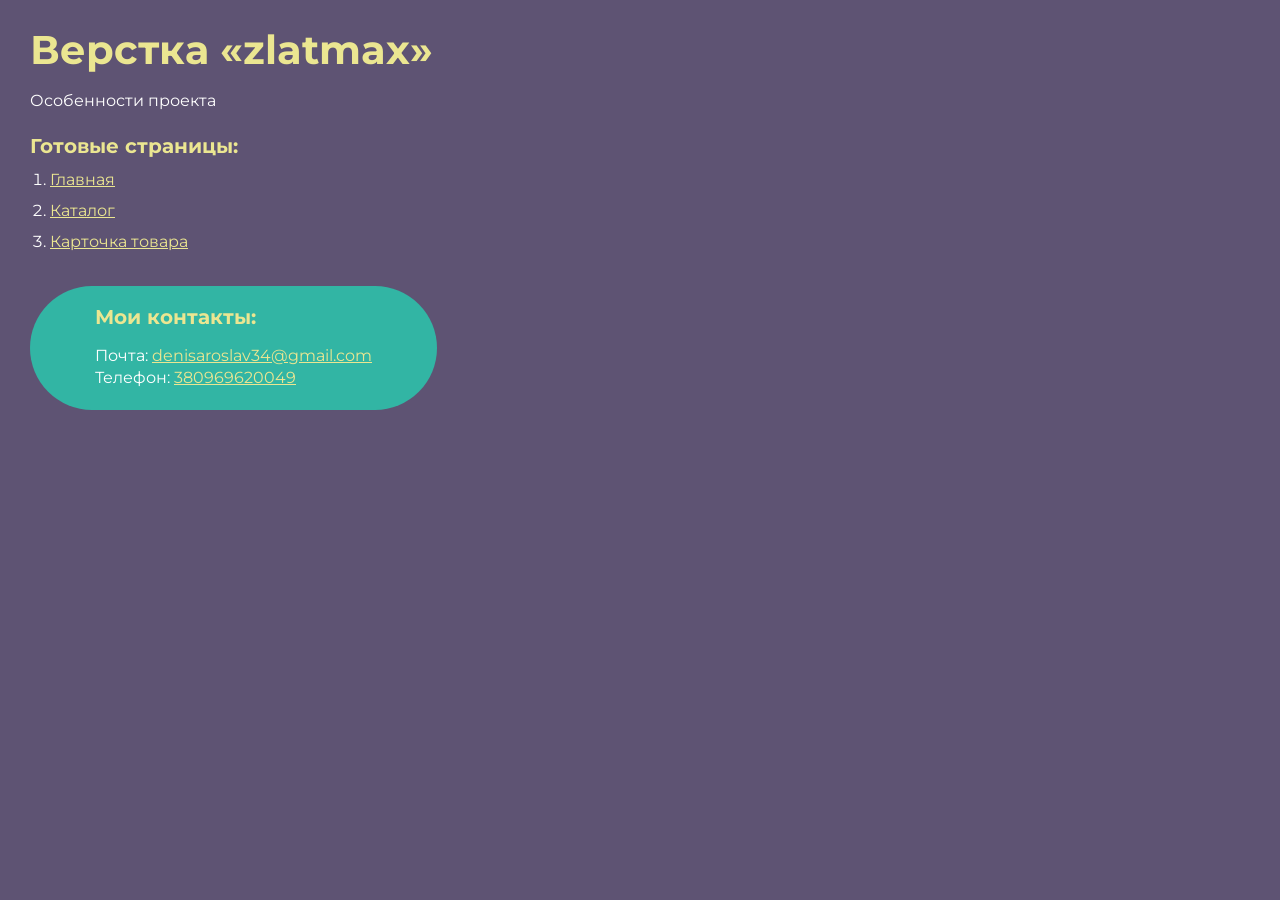
<file: index.html>
<!DOCTYPE html>
<html>

<head>
	<meta charset="UTF-8">
	<meta name="viewport" content="width=device-width, initial-scale=1.0">
	<title>Верстка «zlatmax»</title>
</head>

<body>
	<div class="rootpage">
		<h1>Верстка «zlatmax»</h1>
		<div class="rootpage__info">
			Особенности проекта
		</div>
		<h2>Готовые страницы:</h2>
		<ol class="rootpage__list">
			<li><a target="_blank" href="home.html">Главная</a></li>
			<li><a target="_blank" href="catalog.html">Каталог</a></li>
			<li><a target="_blank" href="product.html">Карточка товара</a></li>
		</ol>


		<div class="rootpage__contacts">
			<h2>Мои контакты:</h2>
			<p>Почта: <a href="mailto:denisaroslav34@gmail.com">denisaroslav34@gmail.com</a></p>
			<p>Телефон: <a href="tel:8800800800">380969620049</a></p>

		</div>
	</div>
</body>
<style>
	@charset "UTF-8";
	@import url("https://fonts.googleapis.com/css?family=Montserrat:regular,700&display=swap");

	*,
	*::before,
	*::after {
		padding: 0px;
		margin: 0px;
		border: 0px;
		box-sizing: border-box;
	}

	html,
	body {
		height: 100%;
		margin: 0;
		padding: 0;
		min-width: 320px;
		width: 100%;
		color: #fff;
		background-color: #5e5373;
	}

	body {
		font-family: Montserrat;
		font-size: 100%;
		line-height: 1;
		font-size: 1rem;
	}

	a {
		text-decoration: underline;
		color: #ebe691
	}

	a:visited {
		text-decoration: underline;
		color: #aaa768;
	}

	a:hover {
		text-decoration: none;
	}

	ul li {
		list-style: none;
	}

	img {
		vertical-align: top;
	}

	.wrapper {
		width: 100%;
		min-height: 100%;
		overflow: hidden;
	}

	.rootpage {
		padding: 30px;
		display: flex;
		flex-direction: column;
		align-items: flex-start;
	}

	@media (max-width: 767px) {
		.rootpage {
			padding: 30px 15px;
		}
	}

	h1 {
		color: #ebe691;
		font-size: 2.5rem;
		margin: 0px 0px 1.25rem 0px;
	}

	@media (max-width: 767px) {
		h1 {
			font-size: 1.85rem;
			margin: 0px 0px 1.25rem 0px;
		}
	}

	h2 {
		color: #ebe691;
		font-size: 1.25rem;
		margin: 0px 0px 1rem 0px;
	}

	@media (max-width: 767px) {
		h2 {
			font-size: 1.125rem;
			margin: 0px 0px 1rem 0px;
		}
	}

	.rootpage__info {
		line-height: 140%;
		margin: 0px 0px 1.5rem 0px;
	}

	.rootpage__list {
		margin: 0px 0px 2.25rem 1.25rem;
	}

	.rootpage__list li:not(:last-child) {
		margin: 0px 0px 15px 0px;
	}

	.rootpage__contacts,
	.rootpage__tnx {
		border-radius: 200px;
		padding: 20px 65px;
		line-height: 140%;
	}

	@media (max-width: 767px) {

		.rootpage__contacts,
		.rootpage__tnx {
			border-radius: 40px;
			padding: 20px;
		}
	}

	.rootpage__contacts {
		background: #32b5a4;

	}

	.rootpage__contacts a {
		color: #ebe691;
	}

	.rootpage__tnx {
		background: #c22d63;
		margin: 0px 0px 1rem 0px;
	}
</style>

</html>
</file>
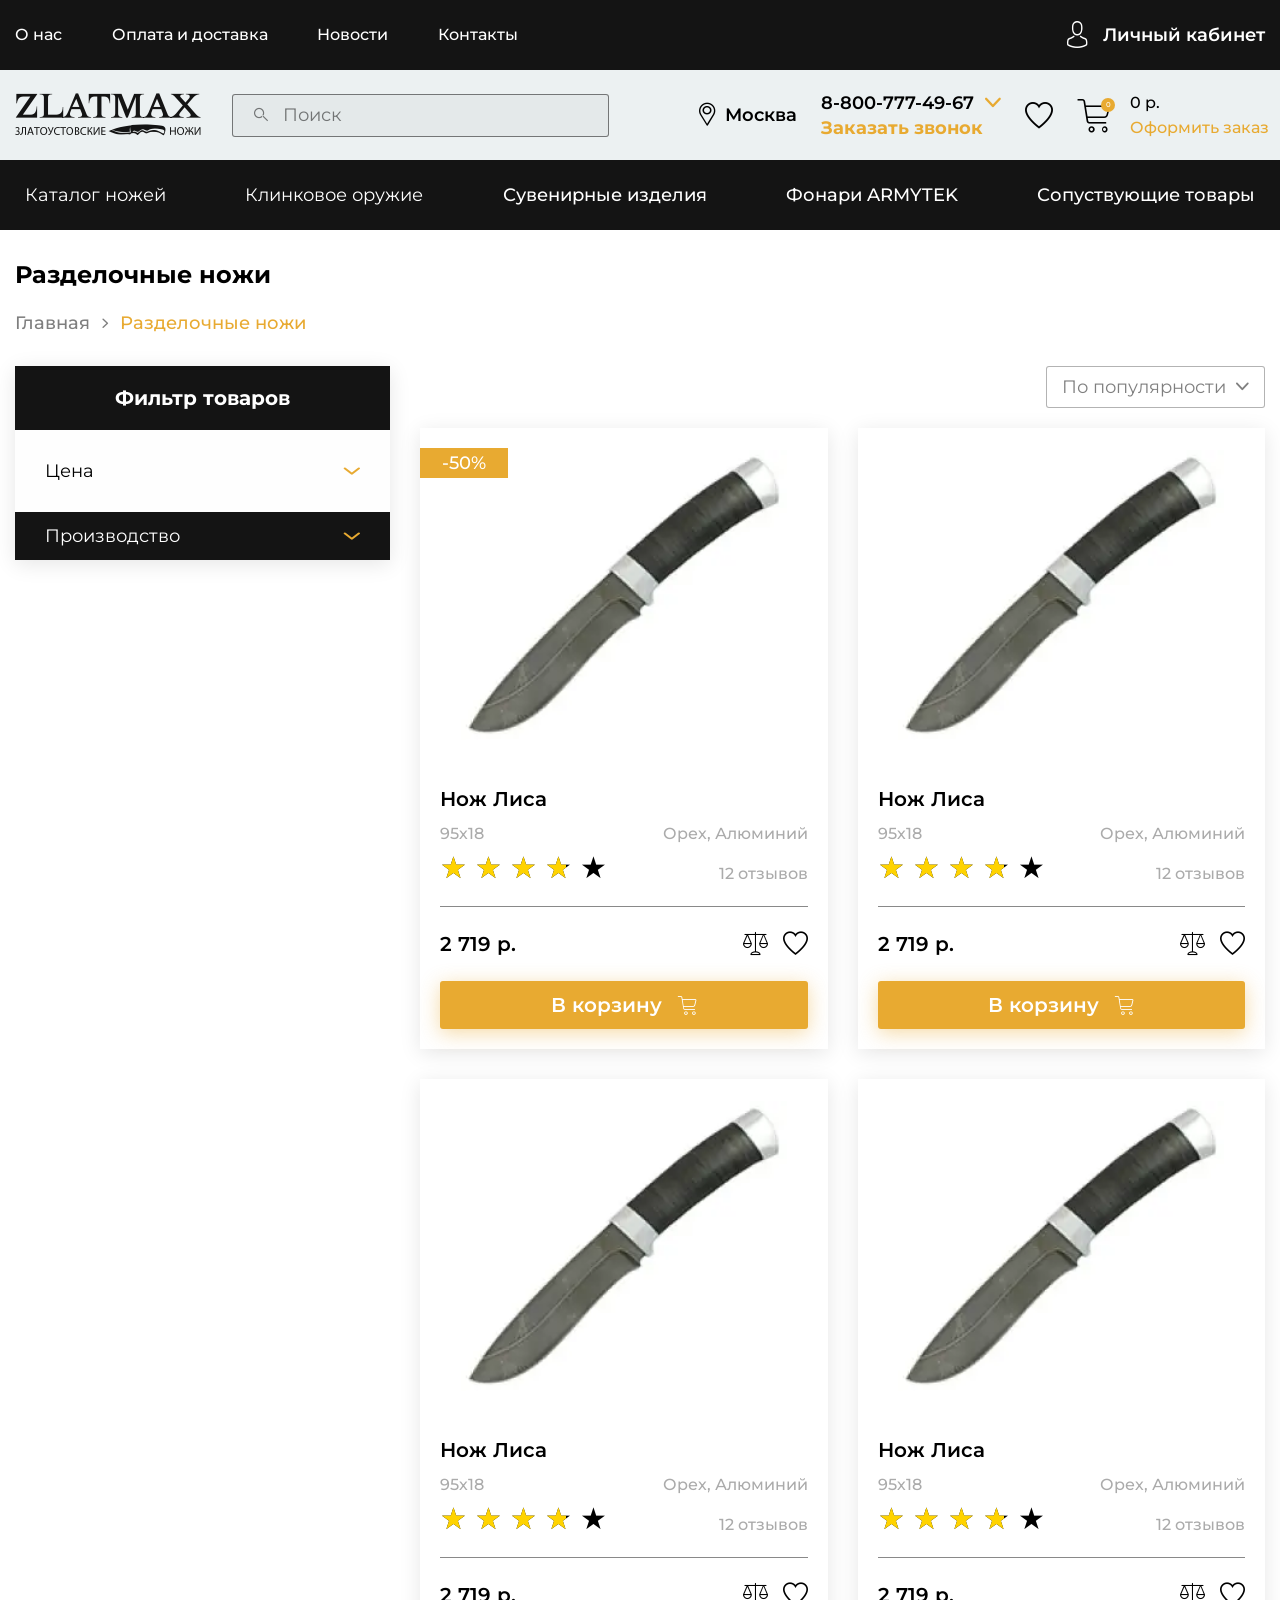
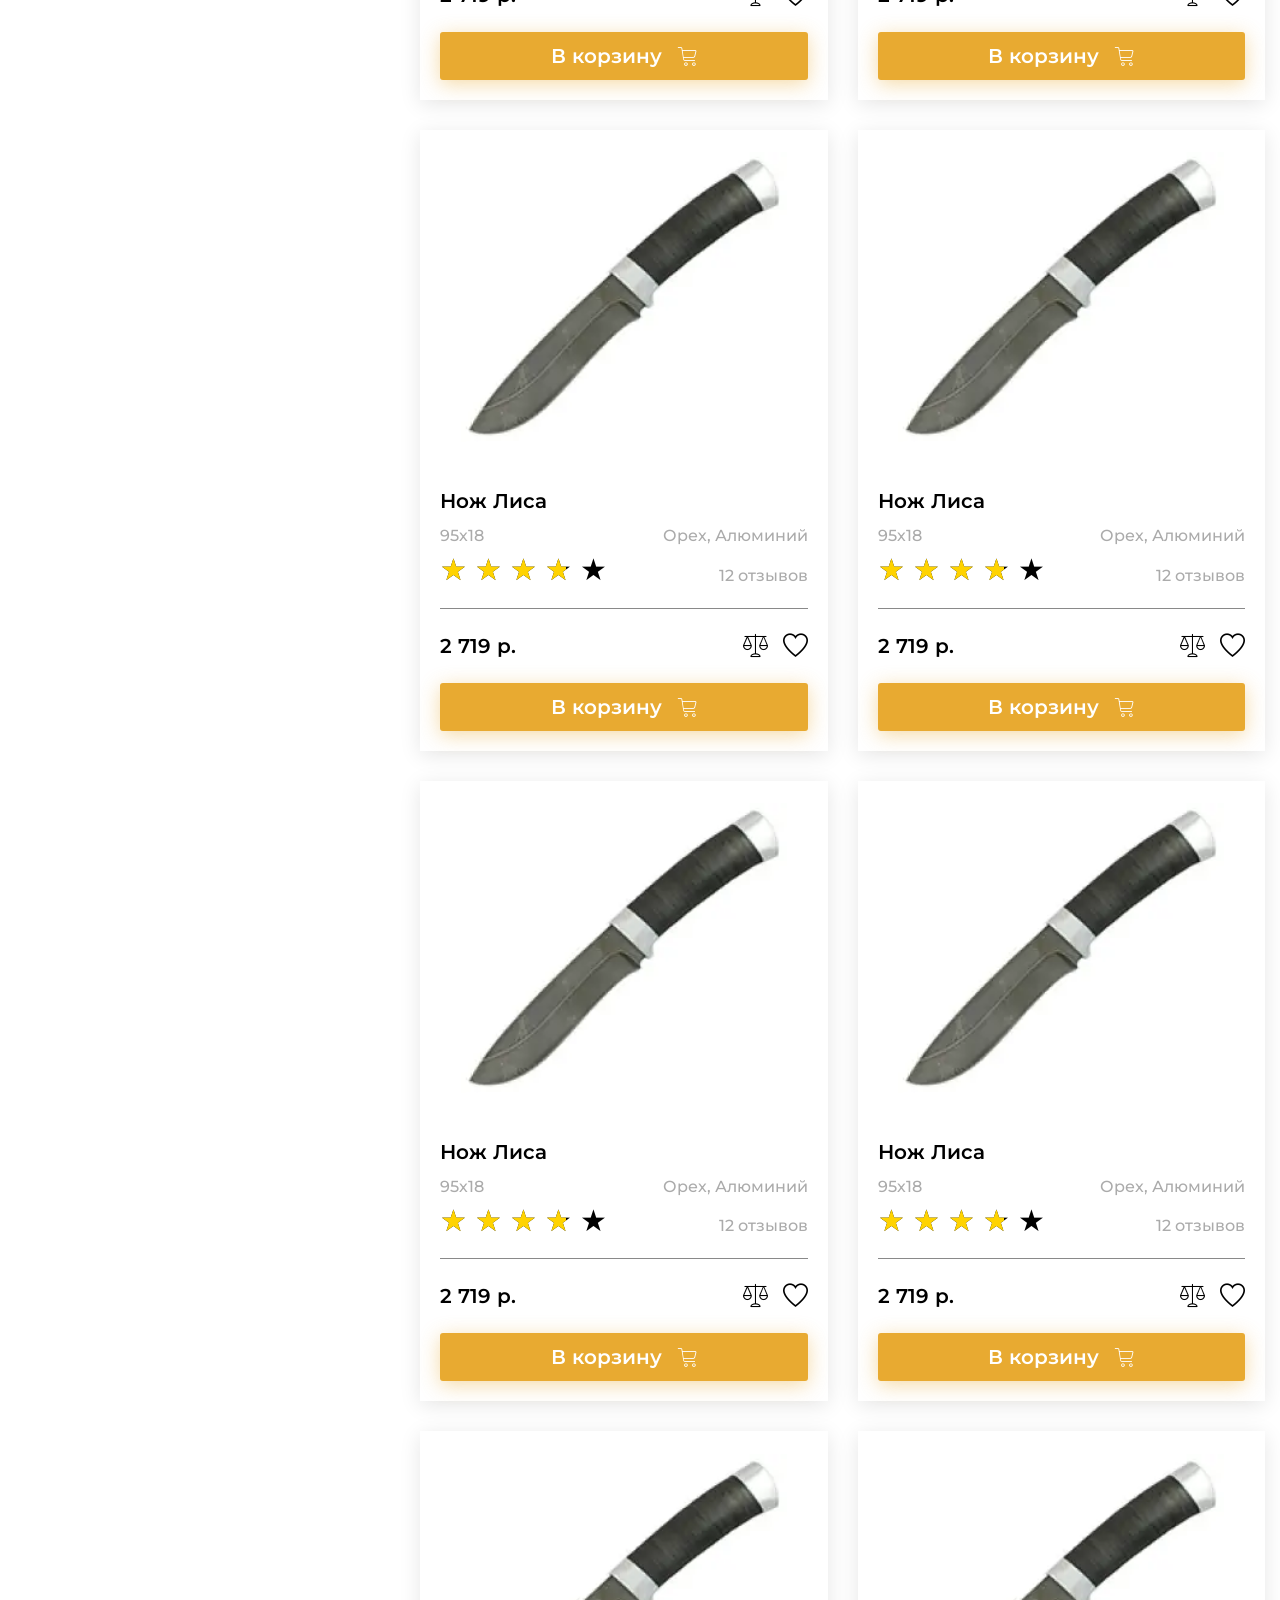
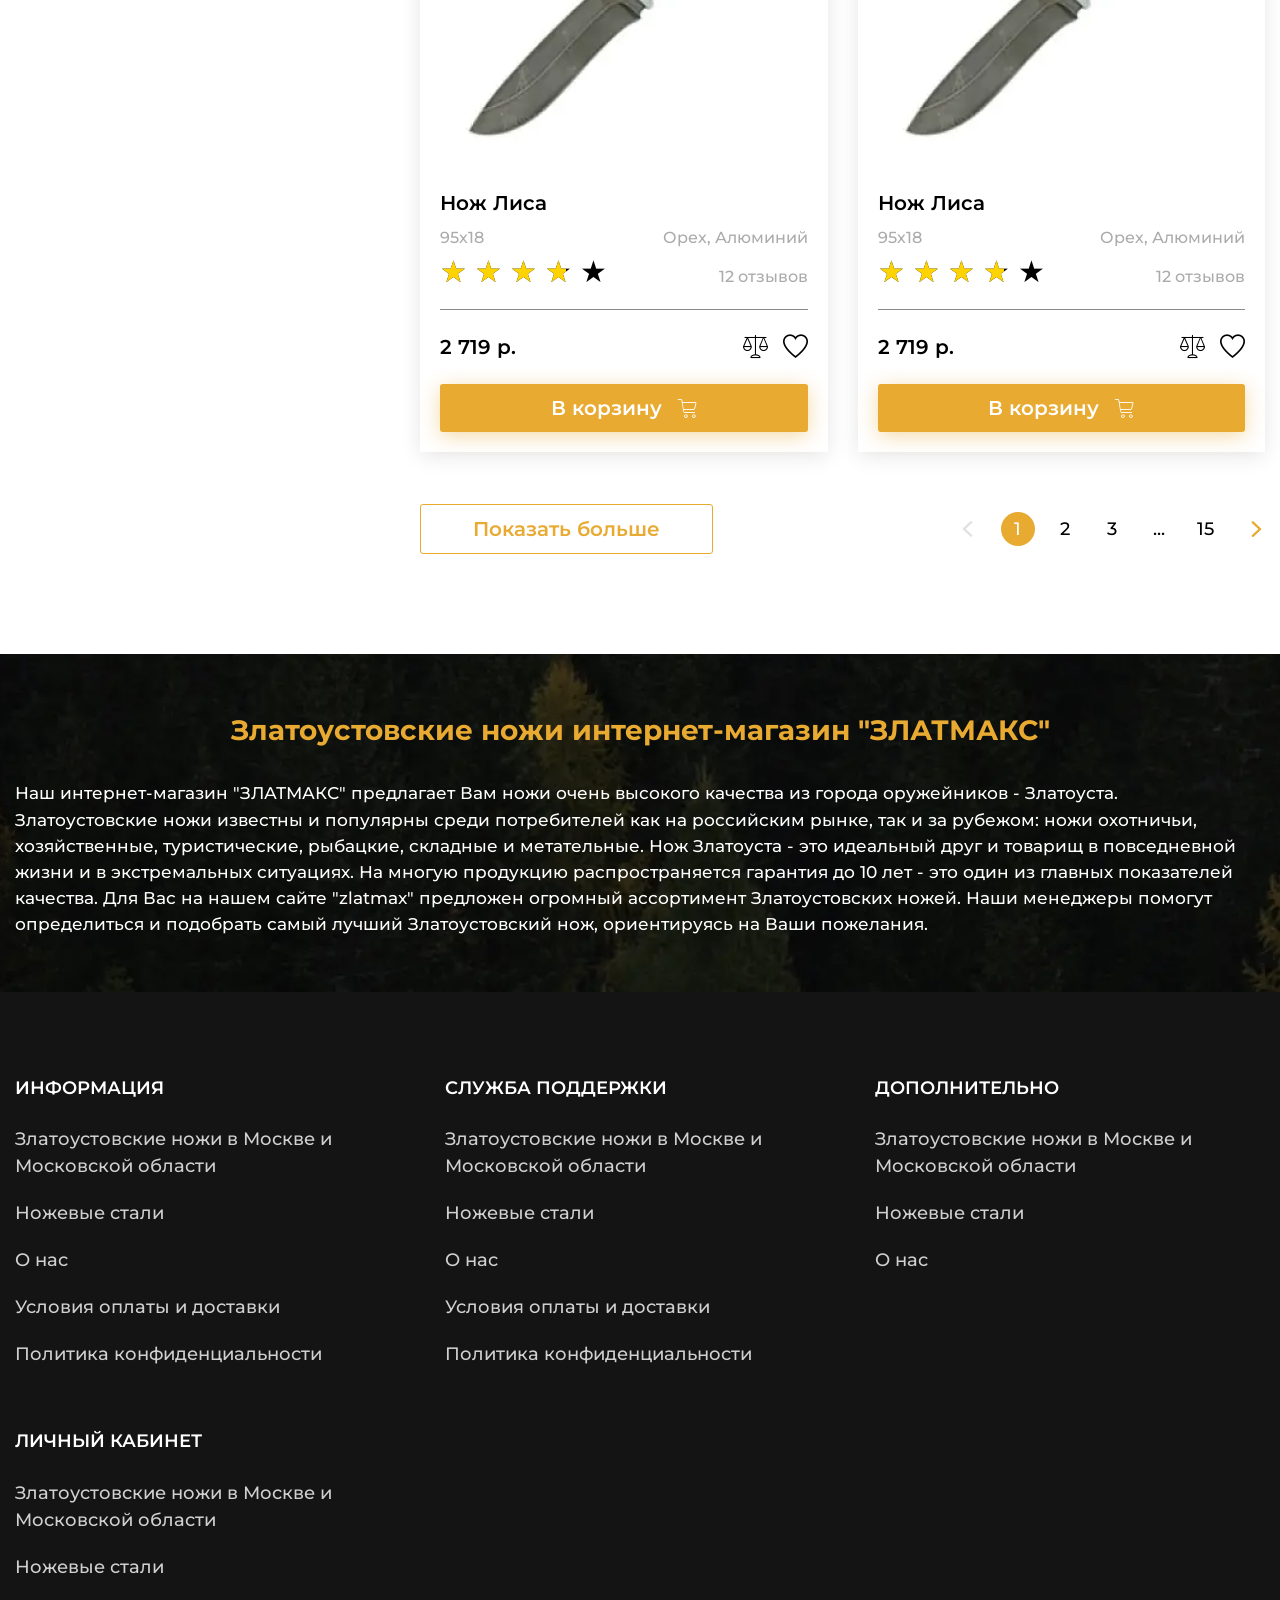
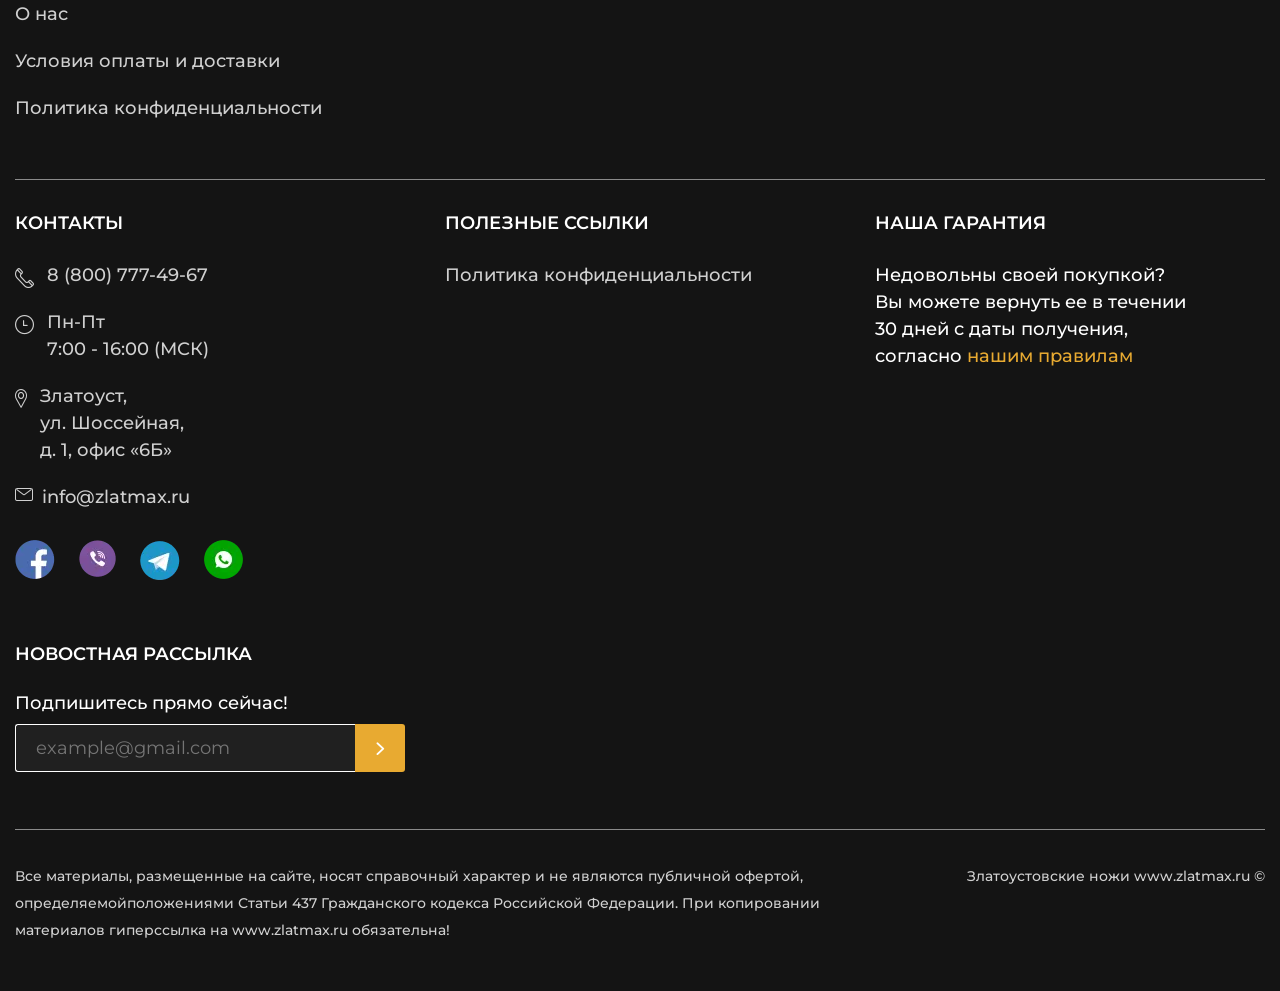
<file: catalog.html>
<!DOCTYPE html>
<html lang="ru">

<head>
	<title>Каталог</title>
	<meta charset="UTF-8">
	<meta name="format-detection" content="telephone=no">
	<link rel="stylesheet" href="css/style.min.css?_v=20230620090943">
	<link rel="shortcut icon" href="favicon.ico">
	<!-- <meta name="robots" content="noindex, nofollow"> -->
	<meta name="viewport" content="width=device-width, initial-scale=1.0">
</head>

<body>
	<div class="wrapper">
		<header class="header">
			<div class="header__top top-header">
				<div class="top-header__container">
					<nav class="top-header__menu menu-top-header">
						<ul data-da=".menu__body,991.98" class="menu-top-header__list">
							<li class="menu-top-header__item menu-top-header__item_catalog"><a href="" class="menu-top-header__link menu-top-header__link_catalog _icon-arrow-bottom">Каталог товаров</a></li>
							<li class="menu-top-header__item"><a href="" class="menu-top-header__link">О нас</a></li>
							<li class="menu-top-header__item"><a href="" class="menu-top-header__link">Оплата и доставка</a></li>
							<li class="menu-top-header__item"><a href="" class="menu-top-header__link">Новости</a></li>
							<li class="menu-top-header__item"><a href="" class="menu-top-header__link">Контакты</a></li>
						</ul>
					</nav>
					<a href="" class="top-header__user _icon-user"><span>Личный кабинет</span></a>
					<nav hidden class="menu">
						<button type="button" class="menu__icon icon-menu"><span></span></button>
						<div class="menu__body">
						</div>
					</nav>
				</div>
			</div>
			<div class="header__body body-header">
				<div class="body-header__container">
					<a href="" class="body-header__logo"></a>
					<div data-da=".catalog-header__container, 479.98" class="body-header__search">
						<form action="#" class="search-header">
							<button type="submit" class="search-header__button _icon-search"></button>
							<input autocomplete="off" type="text" name="form[]" data-error="Ошибка" placeholder="Поиск" class="search-header__input">
						</form>
					</div>
					<div class="body-header__actions actions-header">
						<a href="" class="actions-header__location _icon-location"><span>Москва</span></a>
						<div data-da=".top-header__container,991.98,first" class="actions-header__phones phones-header">
							<div data-spollers class="phones-header__items">
								<div class="phones-header__item">
									<a href="tel:88007774967" class="phones-header__phone"><span>8-800-777-49-67</span></a>
									<button type="button" data-spoller class="phones-header__arrow _icon-arrow-bottom"></button>
									<ul class="phones-header__list">
										<li><a href="tel:88007774968" class="phones-header__phone">8-800-777-49-68</a></li>
										<li><a href="tel:88007774969" class="phones-header__phone">8-800-777-49-69</a></li>
										<li><a href="tel:88007774970" class="phones-header__phone">8-800-777-49-70</a></li>
									</ul>
								</div>
							</div>
							<button type="button" data-popup="#callback" class="phones-header__callback">Заказать звонок</button>
						</div>
						<a href="" data-da=".top-header__container,991.98,2" class="actions-header__favorite _icon-favorite"></a>
						<a href="" data-da=".top-header__container,991.98,2" class="actions-header__cart cart-header">
							<div class="cart-header__icon _icon-cart"><span>0</span></div>
							<div class="cart-header__body">
								<div class="cart-header__summ">0 р.</div>
								<div class="cart-header__link">Оформить заказ</div>
							</div>
						</a>
					</div>
				</div>
			</div>
			<div class="header__catalog catalog-header">
				<div class="catalog-header__container">
					<nav class="catalog-header__menu menu-catalog">
						<button type="button" class="menu-catalog__back _icon-back">Назад</button>
						<ul class="menu-catalog__list">
							<li class="menu-catalog__item"><button data-parent="1" class="menu-catalog__link">Каталог ножей</button></li>
							<li class="menu-catalog__item"><button data-parent="2" class="menu-catalog__link">Клинковое оружие</button></li>
							<li class="menu-catalog__item"><a href="" class="menu-catalog__link">Сувенирные изделия</a></li>
							<li class="menu-catalog__item"><a href="" class="menu-catalog__link">Фонари ARMYTEK</a></li>
							<li class="menu-catalog__item"><a href="" class="menu-catalog__link">Сопуствующие товары</a></li>
						</ul>
						<div class="menu-catalog__sub-menu sub-menu-catalog">
							<button type="button" class="sub-menu-catalog__back _icon-back">Назад</button>
							<div class="sub-menu-catalog__container">
								<div hidden data-submenu="1" class="sub-menu-catalog__block">
									<div class="sub-menu-catalog__category">
										<a href="" class="sub-menu-catalog__link-category">Категория ножей</a>
									</div>
									<div class="sub-menu-catalog__category">
										<a href="" class="sub-menu-catalog__link-category">Производство ножей</a>
									</div>
									<div class="sub-menu-catalog__category">
										<a href="" class="sub-menu-catalog__link-category">Ножи по маркам стали</a>
									</div>
									<div class="sub-menu-catalog__category">
										<a href="" class="sub-menu-catalog__link-category">Заточка и полировка ножей</a>
									</div>
									<div class="sub-menu-catalog__category">
										<a href="" class="sub-menu-catalog__link-category">Ножевая мастерская</a>
									</div>
									<ul class="sub-menu-catalog__list">
										<li class="sub-menu-catalog__item"><a href="" class="sub-menu-catalog__link">Разделочные ножи</a></li>
										<li class="sub-menu-catalog__item"><a href="" class="sub-menu-catalog__link">Туристические ножи</a></li>
										<li class="sub-menu-catalog__item"><a href="" class="sub-menu-catalog__link">Ножи охотничьи</a></li>
										<li class="sub-menu-catalog__item"><a href="" class="sub-menu-catalog__link">Булатные ножи</a></li>
										<li class="sub-menu-catalog__item"><a href="" class="sub-menu-catalog__link">Ножи из дамаска</a></li>
										<li class="sub-menu-catalog__item"><a href="" class="sub-menu-catalog__link">Тактического назначения</a></li>
										<li class="sub-menu-catalog__item"><a href="" class="sub-menu-catalog__link">Метательные ножи</a></li>
										<li class="sub-menu-catalog__item"><a href="" class="sub-menu-catalog__link">Мачете и кукри</a></li>
										<li class="sub-menu-catalog__item"><a href="" class="sub-menu-catalog__link">Ножи кухонные</a></li>
									</ul>
									<ul class="sub-menu-catalog__list">
										<li class="sub-menu-catalog__item"><a href="" class="sub-menu-catalog__link">Ножи АИР</a></li>
										<li class="sub-menu-catalog__item"><a href="" class="sub-menu-catalog__link">Ножи ЗИК</a></li>
										<li class="sub-menu-catalog__item"><a href="" class="sub-menu-catalog__link">Ножи ЗЗОСС</a></li>
										<li class="sub-menu-catalog__item"><a href="" class="sub-menu-catalog__link">Ножи РОСоружие</a></li>
										<li class="sub-menu-catalog__item"><a href="" class="sub-menu-catalog__link">Ножи Оружейник</a></li>
										<li class="sub-menu-catalog__item"><a href="" class="sub-menu-catalog__link">Булат Сергея Баранова</a></li>
										<li class="sub-menu-catalog__item"><a href="" class="sub-menu-catalog__link">Булат Андрея Умерова</a></li>
										<li class="sub-menu-catalog__item"><a href="" class="sub-menu-catalog__link">Ножи Златко</a></li>
										<li class="sub-menu-catalog__item"><a href="" class="sub-menu-catalog__link">Ножи Стиль-М</a></li>
										<li class="sub-menu-catalog__item"><a href="" class="sub-menu-catalog__link">Оружейная компания</a></li>
									</ul>
									<ul class="sub-menu-catalog__list">
										<li class="sub-menu-catalog__item"><a href="" class="sub-menu-catalog__link">Ножи из стали 40х102С2М</a></li>
										<li class="sub-menu-catalog__item"><a href="" class="sub-menu-catalog__link">Ножи из стали 95х18</a></li>
										<li class="sub-menu-catalog__item"><a href="" class="sub-menu-catalog__link">Ножи из стали 100х13м</a></li>
										<li class="sub-menu-catalog__item"><a href="" class="sub-menu-catalog__link">Ножи из стали 110х18м-ШД</a></li>
										<li class="sub-menu-catalog__item"><a href="" class="sub-menu-catalog__link">Ножи из стали ЭИ-107 ТЦ</a></li>
										<li class="sub-menu-catalog__item"><a href="" class="sub-menu-catalog__link">Ножи из стали 50х14МФ</a></li>
										<li class="sub-menu-catalog__item"><a href="" class="sub-menu-catalog__link">Ножи из стали AUS-8</a></li>
										<li class="sub-menu-catalog__item"><a href="" class="sub-menu-catalog__link">Ножи из стали К340</a></li>
										<li class="sub-menu-catalog__item"><a href="" class="sub-menu-catalog__link">Ножи из стали M390</a></li>
										<li class="sub-menu-catalog__item"><a href="" class="sub-menu-catalog__link">Ножи из стали ЭП-766</a></li>
									</ul>
									<ul class="sub-menu-catalog__list">
										<li class="sub-menu-catalog__item"><a href="" class="sub-menu-catalog__link">Паста ГОИ</a></li>
										<li class="sub-menu-catalog__item"><a href="" class="sub-menu-catalog__link">Алмазная паста</a></li>
										<li class="sub-menu-catalog__item"><a href="" class="sub-menu-catalog__link">Бруски и камни для заточки</a></li>
										<li class="sub-menu-catalog__item"><a href="" class="sub-menu-catalog__link">Заточные системы</a></li>
									</ul>
									<ul class="sub-menu-catalog__list">
										<li class="sub-menu-catalog__item"><a href="" class="sub-menu-catalog__link">Ножевые клинки</a></li>
										<li class="sub-menu-catalog__item"><a href="" class="sub-menu-catalog__link">Заготовки для ножей</a></li>
										<li class="sub-menu-catalog__item"><a href="" class="sub-menu-catalog__link">Литье для ножей</a></li>
										<li class="sub-menu-catalog__item"><a href="" class="sub-menu-catalog__link">Материалы для рукоятей</a></li>
										<li class="sub-menu-catalog__item"><a href="" class="sub-menu-catalog__link">Уход за рукоятиями ножей</a></li>
									</ul>
									<div class="sub-menu-catalog__footer">
										<a href="" class="sub-menu-catalog__all">Смотреть все</a>
									</div>
									<div class="sub-menu-catalog__footer">
										<a href="" class="sub-menu-catalog__all">Смотреть все</a>
									</div>
									<div class="sub-menu-catalog__footer">
										<a href="" class="sub-menu-catalog__all">Смотреть все</a>
									</div>
									<div class="sub-menu-catalog__footer">
										<a href="" class="sub-menu-catalog__all">Смотреть все</a>
									</div>
									<div class="sub-menu-catalog__footer">
										<a href="" class="sub-menu-catalog__all">Смотреть все</a>
									</div>
								</div>
								<div hidden data-submenu="2" class="sub-menu-catalog__block">
									<div class="sub-menu-catalog__category">
										<a href="" class="sub-menu-catalog__link-category">Категория ножей</a>
									</div>
									<div class="sub-menu-catalog__category">
										<a href="" class="sub-menu-catalog__link-category">Производство ножей</a>
									</div>
									<div class="sub-menu-catalog__category">
										<a href="" class="sub-menu-catalog__link-category">Заточка и полировка ножей</a>
									</div>
									<ul class="sub-menu-catalog__list">
										<li class="sub-menu-catalog__item"><a href="" class="sub-menu-catalog__link">Разделочные ножи</a></li>
										<li class="sub-menu-catalog__item"><a href="" class="sub-menu-catalog__link">Туристические ножи</a></li>
										<li class="sub-menu-catalog__item"><a href="" class="sub-menu-catalog__link">Ножи охотничьи</a></li>
										<li class="sub-menu-catalog__item"><a href="" class="sub-menu-catalog__link">Булатные ножи</a></li>
										<li class="sub-menu-catalog__item"><a href="" class="sub-menu-catalog__link">Ножи из дамаска</a></li>
										<li class="sub-menu-catalog__item"><a href="" class="sub-menu-catalog__link">Тактического назначения</a></li>
										<li class="sub-menu-catalog__item"><a href="" class="sub-menu-catalog__link">Метательные ножи</a></li>
										<li class="sub-menu-catalog__item"><a href="" class="sub-menu-catalog__link">Мачете и кукри</a></li>
										<li class="sub-menu-catalog__item"><a href="" class="sub-menu-catalog__link">Ножи кухонные</a></li>
									</ul>
									<ul class="sub-menu-catalog__list">
										<li class="sub-menu-catalog__item"><a href="" class="sub-menu-catalog__link">Ножи АИР</a></li>
										<li class="sub-menu-catalog__item"><a href="" class="sub-menu-catalog__link">Ножи ЗИК</a></li>
										<li class="sub-menu-catalog__item"><a href="" class="sub-menu-catalog__link">Ножи ЗЗОСС</a></li>
										<li class="sub-menu-catalog__item"><a href="" class="sub-menu-catalog__link">Ножи РОСоружие</a></li>
										<li class="sub-menu-catalog__item"><a href="" class="sub-menu-catalog__link">Ножи Оружейник</a></li>
										<li class="sub-menu-catalog__item"><a href="" class="sub-menu-catalog__link">Булат Сергея Баранова</a></li>
										<li class="sub-menu-catalog__item"><a href="" class="sub-menu-catalog__link">Булат Андрея Умерова</a></li>
										<li class="sub-menu-catalog__item"><a href="" class="sub-menu-catalog__link">Ножи Златко</a></li>
										<li class="sub-menu-catalog__item"><a href="" class="sub-menu-catalog__link">Ножи Стиль-М</a></li>
										<li class="sub-menu-catalog__item"><a href="" class="sub-menu-catalog__link">Оружейная компания</a></li>
									</ul>
									<ul class="sub-menu-catalog__list">
										<li class="sub-menu-catalog__item"><a href="" class="sub-menu-catalog__link">Паста ГОИ</a></li>
										<li class="sub-menu-catalog__item"><a href="" class="sub-menu-catalog__link">Алмазная паста</a></li>
										<li class="sub-menu-catalog__item"><a href="" class="sub-menu-catalog__link">Бруски и камни для заточки</a></li>
										<li class="sub-menu-catalog__item"><a href="" class="sub-menu-catalog__link">Заточные системы</a></li>
									</ul>
									<div class="sub-menu-catalog__footer">
										<a href="" class="sub-menu-catalog__all">Смотреть все</a>
									</div>
									<div class="sub-menu-catalog__footer">
										<a href="" class="sub-menu-catalog__all">Смотреть все</a>
									</div>
									<div class="sub-menu-catalog__footer">
										<a href="" class="sub-menu-catalog__all">Смотреть все</a>
									</div>
								</div>
							</div>
						</div>
					</nav>
				</div>
			</div>
		</header>
		<main class="page page_inner">
			<div class="page__header">
				<div class="page__container">
					<h1 class="page__title title">Разделочные ножи</h1>
					<nav class="page__breadcrumbs breadcrumbs">
						<ul class="breadcrumbs__list">
							<li class="breadcrumbs__item">
								<a href="" class="breadcrumbs__link">Главная</a>
							</li>
							<li class="breadcrumbs__item">
								<span class="breadcrumbs__current">Разделочные ножи</span>
							</li>
						</ul>
					</nav>
				</div>
			</div>
			<div class="catalog">
				<div class="catalog__container">
					<div class="catalog__body">
						<div class="catalog__filter filter-catalog">
							<button type="button" class="filter-catalog__title">Фильтр товаров</button>
							<div data-spollers class="filter-catalog__items">
								<div class="filter-catalog__price price-filter">
									<button type="button" data-spoller class="price-filter__title _icon-spoller-arrow">Цена</button>
									<div data-range class="price-filter__body">
										<div class="price-filter__inputs">
											<input data-range-from="0" autocomplete="off" type="text" value="500" name="form[]" class="price-filter__input">
											<input data-range-to="5000" autocomplete="off" type="text" value="1000" name="form[]" class="price-filter__input">
										</div>
										<div data-range-item class="price-filter__range"></div>
									</div>
								</div>
								<div class="filter-catalog__item item-filter-catalog">
									<button type="button" data-spoller class="item-filter-catalog__title _icon-spoller-arrow">Производство</button>
									<div class="item-filter-catalog__body">
										<div class="item-filter-catalog__checkbox checkbox">
											<input id="c_1" data-error="Ошибка" class="checkbox__input" type="checkbox" value="1" name="form[]">
											<label for="c_1" class="checkbox__label"><span class="checkbox__text">АиР <small>(250)</small></span></label>
										</div>
										<div class="item-filter-catalog__checkbox checkbox">
											<input id="c_2" data-error="Ошибка" class="checkbox__input" type="checkbox" value="1" name="form[]">
											<label for="c_2" class="checkbox__label"><span class="checkbox__text">Булат Сергея Баранова <small>(35)</small></span></label>
										</div>
										<div class="item-filter-catalog__checkbox checkbox">
											<input id="c_3" data-error="Ошибка" class="checkbox__input" type="checkbox" value="1" name="form[]">
											<label for="c_3" class="checkbox__label"><span class="checkbox__text">АиР <small>(250)</small></span></label>
										</div>
										<div class="item-filter-catalog__checkbox checkbox">
											<input id="c_4" data-error="Ошибка" class="checkbox__input" type="checkbox" value="1" name="form[]">
											<label for="c_4" class="checkbox__label"><span class="checkbox__text">АиР <small>(250)</small></span></label>
										</div>
									</div>
								</div>
							</div>
						</div>
						<div class="catalog__content">
							<div class="catalog__control">
								<select name="form[]" class="control">
									<option value="1" selected>По популярности</option>
									<option value="2">По популярности</option>
									<option value="3">По популярности</option>
									<option value="4">По популярности</option>
								</select>
							</div>
							<div class="catalog__products">
								<article class="product-card">
									<div class="product-card__sale">-50%</div>
									<a href="" class="product-card__image">
										<span class="product-card__item-image-ibg product-card__item-image-ibg_contain">
											<picture><source srcset="img/product-card/image.webp"type="image/webp"><img src="img/product-card/image.jpg?_v=1687241383539" alt="Картинка"></picture>
										</span>
									</a>
									<div class="product-card__body">
										<h4 class="product-card__title">
											<a href="" class="product-card__link-title">Нож Лиса</a>
										</h4>
										<div class="product-card__info info-product-card">
											<div class="info-product-card__size">95х18</div>
											<div class="info-product-card__materials">Орех, Алюминий</div>
										</div>
										<div class="product-card__rating rating rating_set">
											<div class="rating__body">
												<div class="rating__active"></div>
												<div class="rating__items">
													<input type="radio" class="rating__item" value="1" name="rating">
													<input type="radio" class="rating__item" value="2" name="rating">
													<input type="radio" class="rating__item" value="3" name="rating">
													<input type="radio" class="rating__item" value="4" name="rating">
													<input type="radio" class="rating__item" value="5" name="rating">
												</div>
											</div>
											<div class="rating__value">3.6</div>
											<div class="rating__info">12 отзывов</div>
										</div>
										<div class="product-card__footer">
											<div class="product-card__price">2 719 р.</div>
											<a href="" class="product-card__compare _icon-compare"></a>
											<a href="" class="product-card__favorite _icon-favorite"></a>
										</div>
										<button type="button" class="product-card__cart button"><span class="_icon-cart">В корзину</span></button>
									</div>
								</article>
								<article class="product-card">
									<a href="" class="product-card__image">
										<span class="product-card__item-image-ibg product-card__item-image-ibg_contain">
											<picture><source srcset="img/product-card/image.webp"type="image/webp"><img src="img/product-card/image.jpg?_v=1687241383539" alt="Картинка"></picture>
										</span>
									</a>
									<div class="product-card__body">
										<h4 class="product-card__title">
											<a href="" class="product-card__link-title">Нож Лиса</a>
										</h4>
										<div class="product-card__info info-product-card">
											<div class="info-product-card__size">95х18</div>
											<div class="info-product-card__materials">Орех, Алюминий</div>
										</div>
										<div class="product-card__rating rating rating_set">
											<div class="rating__body">
												<div class="rating__active"></div>
												<div class="rating__items">
													<input type="radio" class="rating__item" value="1" name="rating">
													<input type="radio" class="rating__item" value="2" name="rating">
													<input type="radio" class="rating__item" value="3" name="rating">
													<input type="radio" class="rating__item" value="4" name="rating">
													<input type="radio" class="rating__item" value="5" name="rating">
												</div>
											</div>
											<div class="rating__value">3.6</div>
											<div class="rating__info">12 отзывов</div>
										</div>
										<div class="product-card__footer">
											<div class="product-card__price">2 719 р.</div>
											<a href="" class="product-card__compare _icon-compare"></a>
											<a href="" class="product-card__favorite _icon-favorite"></a>
										</div>
										<button type="button" class="product-card__cart button"><span class="_icon-cart">В корзину</span></button>
									</div>
								</article>
								<article class="product-card">
									<a href="" class="product-card__image">
										<span class="product-card__item-image-ibg product-card__item-image-ibg_contain">
											<picture><source srcset="img/product-card/image.webp"type="image/webp"><img src="img/product-card/image.jpg?_v=1687241383539" alt="Картинка"></picture>
										</span>
									</a>
									<div class="product-card__body">
										<h4 class="product-card__title">
											<a href="" class="product-card__link-title">Нож Лиса</a>
										</h4>
										<div class="product-card__info info-product-card">
											<div class="info-product-card__size">95х18</div>
											<div class="info-product-card__materials">Орех, Алюминий</div>
										</div>
										<div class="product-card__rating rating rating_set">
											<div class="rating__body">
												<div class="rating__active"></div>
												<div class="rating__items">
													<input type="radio" class="rating__item" value="1" name="rating">
													<input type="radio" class="rating__item" value="2" name="rating">
													<input type="radio" class="rating__item" value="3" name="rating">
													<input type="radio" class="rating__item" value="4" name="rating">
													<input type="radio" class="rating__item" value="5" name="rating">
												</div>
											</div>
											<div class="rating__value">3.6</div>
											<div class="rating__info">12 отзывов</div>
										</div>
										<div class="product-card__footer">
											<div class="product-card__price">2 719 р.</div>
											<a href="" class="product-card__compare _icon-compare"></a>
											<a href="" class="product-card__favorite _icon-favorite"></a>
										</div>
										<button type="button" class="product-card__cart button"><span class="_icon-cart">В корзину</span></button>
									</div>
								</article>
								<article class="product-card">
									<a href="" class="product-card__image">
										<span class="product-card__item-image-ibg product-card__item-image-ibg_contain">
											<picture><source srcset="img/product-card/image.webp"type="image/webp"><img src="img/product-card/image.jpg?_v=1687241383539" alt="Картинка"></picture>
										</span>
									</a>
									<div class="product-card__body">
										<h4 class="product-card__title">
											<a href="" class="product-card__link-title">Нож Лиса</a>
										</h4>
										<div class="product-card__info info-product-card">
											<div class="info-product-card__size">95х18</div>
											<div class="info-product-card__materials">Орех, Алюминий</div>
										</div>
										<div class="product-card__rating rating rating_set">
											<div class="rating__body">
												<div class="rating__active"></div>
												<div class="rating__items">
													<input type="radio" class="rating__item" value="1" name="rating">
													<input type="radio" class="rating__item" value="2" name="rating">
													<input type="radio" class="rating__item" value="3" name="rating">
													<input type="radio" class="rating__item" value="4" name="rating">
													<input type="radio" class="rating__item" value="5" name="rating">
												</div>
											</div>
											<div class="rating__value">3.6</div>
											<div class="rating__info">12 отзывов</div>
										</div>
										<div class="product-card__footer">
											<div class="product-card__price">2 719 р.</div>
											<a href="" class="product-card__compare _icon-compare"></a>
											<a href="" class="product-card__favorite _icon-favorite"></a>
										</div>
										<button type="button" class="product-card__cart button"><span class="_icon-cart">В корзину</span></button>
									</div>
								</article>
								<article class="product-card">
									<a href="" class="product-card__image">
										<span class="product-card__item-image-ibg product-card__item-image-ibg_contain">
											<picture><source srcset="img/product-card/image.webp"type="image/webp"><img src="img/product-card/image.jpg?_v=1687241383539" alt="Картинка"></picture>
										</span>
									</a>
									<div class="product-card__body">
										<h4 class="product-card__title">
											<a href="" class="product-card__link-title">Нож Лиса</a>
										</h4>
										<div class="product-card__info info-product-card">
											<div class="info-product-card__size">95х18</div>
											<div class="info-product-card__materials">Орех, Алюминий</div>
										</div>
										<div class="product-card__rating rating rating_set">
											<div class="rating__body">
												<div class="rating__active"></div>
												<div class="rating__items">
													<input type="radio" class="rating__item" value="1" name="rating">
													<input type="radio" class="rating__item" value="2" name="rating">
													<input type="radio" class="rating__item" value="3" name="rating">
													<input type="radio" class="rating__item" value="4" name="rating">
													<input type="radio" class="rating__item" value="5" name="rating">
												</div>
											</div>
											<div class="rating__value">3.6</div>
											<div class="rating__info">12 отзывов</div>
										</div>
										<div class="product-card__footer">
											<div class="product-card__price">2 719 р.</div>
											<a href="" class="product-card__compare _icon-compare"></a>
											<a href="" class="product-card__favorite _icon-favorite"></a>
										</div>
										<button type="button" class="product-card__cart button"><span class="_icon-cart">В корзину</span></button>
									</div>
								</article>
								<article class="product-card">
									<a href="" class="product-card__image">
										<span class="product-card__item-image-ibg product-card__item-image-ibg_contain">
											<picture><source srcset="img/product-card/image.webp"type="image/webp"><img src="img/product-card/image.jpg?_v=1687241383539" alt="Картинка"></picture>
										</span>
									</a>
									<div class="product-card__body">
										<h4 class="product-card__title">
											<a href="" class="product-card__link-title">Нож Лиса</a>
										</h4>
										<div class="product-card__info info-product-card">
											<div class="info-product-card__size">95х18</div>
											<div class="info-product-card__materials">Орех, Алюминий</div>
										</div>
										<div class="product-card__rating rating rating_set">
											<div class="rating__body">
												<div class="rating__active"></div>
												<div class="rating__items">
													<input type="radio" class="rating__item" value="1" name="rating">
													<input type="radio" class="rating__item" value="2" name="rating">
													<input type="radio" class="rating__item" value="3" name="rating">
													<input type="radio" class="rating__item" value="4" name="rating">
													<input type="radio" class="rating__item" value="5" name="rating">
												</div>
											</div>
											<div class="rating__value">3.6</div>
											<div class="rating__info">12 отзывов</div>
										</div>
										<div class="product-card__footer">
											<div class="product-card__price">2 719 р.</div>
											<a href="" class="product-card__compare _icon-compare"></a>
											<a href="" class="product-card__favorite _icon-favorite"></a>
										</div>
										<button type="button" class="product-card__cart button"><span class="_icon-cart">В корзину</span></button>
									</div>
								</article>
								<article class="product-card">
									<a href="" class="product-card__image">
										<span class="product-card__item-image-ibg product-card__item-image-ibg_contain">
											<picture><source srcset="img/product-card/image.webp"type="image/webp"><img src="img/product-card/image.jpg?_v=1687241383539" alt="Картинка"></picture>
										</span>
									</a>
									<div class="product-card__body">
										<h4 class="product-card__title">
											<a href="" class="product-card__link-title">Нож Лиса</a>
										</h4>
										<div class="product-card__info info-product-card">
											<div class="info-product-card__size">95х18</div>
											<div class="info-product-card__materials">Орех, Алюминий</div>
										</div>
										<div class="product-card__rating rating rating_set">
											<div class="rating__body">
												<div class="rating__active"></div>
												<div class="rating__items">
													<input type="radio" class="rating__item" value="1" name="rating">
													<input type="radio" class="rating__item" value="2" name="rating">
													<input type="radio" class="rating__item" value="3" name="rating">
													<input type="radio" class="rating__item" value="4" name="rating">
													<input type="radio" class="rating__item" value="5" name="rating">
												</div>
											</div>
											<div class="rating__value">3.6</div>
											<div class="rating__info">12 отзывов</div>
										</div>
										<div class="product-card__footer">
											<div class="product-card__price">2 719 р.</div>
											<a href="" class="product-card__compare _icon-compare"></a>
											<a href="" class="product-card__favorite _icon-favorite"></a>
										</div>
										<button type="button" class="product-card__cart button"><span class="_icon-cart">В корзину</span></button>
									</div>
								</article>
								<article class="product-card">
									<a href="" class="product-card__image">
										<span class="product-card__item-image-ibg product-card__item-image-ibg_contain">
											<picture><source srcset="img/product-card/image.webp"type="image/webp"><img src="img/product-card/image.jpg?_v=1687241383539" alt="Картинка"></picture>
										</span>
									</a>
									<div class="product-card__body">
										<h4 class="product-card__title">
											<a href="" class="product-card__link-title">Нож Лиса</a>
										</h4>
										<div class="product-card__info info-product-card">
											<div class="info-product-card__size">95х18</div>
											<div class="info-product-card__materials">Орех, Алюминий</div>
										</div>
										<div class="product-card__rating rating rating_set">
											<div class="rating__body">
												<div class="rating__active"></div>
												<div class="rating__items">
													<input type="radio" class="rating__item" value="1" name="rating">
													<input type="radio" class="rating__item" value="2" name="rating">
													<input type="radio" class="rating__item" value="3" name="rating">
													<input type="radio" class="rating__item" value="4" name="rating">
													<input type="radio" class="rating__item" value="5" name="rating">
												</div>
											</div>
											<div class="rating__value">3.6</div>
											<div class="rating__info">12 отзывов</div>
										</div>
										<div class="product-card__footer">
											<div class="product-card__price">2 719 р.</div>
											<a href="" class="product-card__compare _icon-compare"></a>
											<a href="" class="product-card__favorite _icon-favorite"></a>
										</div>
										<button type="button" class="product-card__cart button"><span class="_icon-cart">В корзину</span></button>
									</div>
								</article>
								<article class="product-card">
									<a href="" class="product-card__image">
										<span class="product-card__item-image-ibg product-card__item-image-ibg_contain">
											<picture><source srcset="img/product-card/image.webp"type="image/webp"><img src="img/product-card/image.jpg?_v=1687241383539" alt="Картинка"></picture>
										</span>
									</a>
									<div class="product-card__body">
										<h4 class="product-card__title">
											<a href="" class="product-card__link-title">Нож Лиса</a>
										</h4>
										<div class="product-card__info info-product-card">
											<div class="info-product-card__size">95х18</div>
											<div class="info-product-card__materials">Орех, Алюминий</div>
										</div>
										<div class="product-card__rating rating rating_set">
											<div class="rating__body">
												<div class="rating__active"></div>
												<div class="rating__items">
													<input type="radio" class="rating__item" value="1" name="rating">
													<input type="radio" class="rating__item" value="2" name="rating">
													<input type="radio" class="rating__item" value="3" name="rating">
													<input type="radio" class="rating__item" value="4" name="rating">
													<input type="radio" class="rating__item" value="5" name="rating">
												</div>
											</div>
											<div class="rating__value">3.6</div>
											<div class="rating__info">12 отзывов</div>
										</div>
										<div class="product-card__footer">
											<div class="product-card__price">2 719 р.</div>
											<a href="" class="product-card__compare _icon-compare"></a>
											<a href="" class="product-card__favorite _icon-favorite"></a>
										</div>
										<button type="button" class="product-card__cart button"><span class="_icon-cart">В корзину</span></button>
									</div>
								</article>
								<article class="product-card">
									<a href="" class="product-card__image">
										<span class="product-card__item-image-ibg product-card__item-image-ibg_contain">
											<picture><source srcset="img/product-card/image.webp"type="image/webp"><img src="img/product-card/image.jpg?_v=1687241383539" alt="Картинка"></picture>
										</span>
									</a>
									<div class="product-card__body">
										<h4 class="product-card__title">
											<a href="" class="product-card__link-title">Нож Лиса</a>
										</h4>
										<div class="product-card__info info-product-card">
											<div class="info-product-card__size">95х18</div>
											<div class="info-product-card__materials">Орех, Алюминий</div>
										</div>
										<div class="product-card__rating rating rating_set">
											<div class="rating__body">
												<div class="rating__active"></div>
												<div class="rating__items">
													<input type="radio" class="rating__item" value="1" name="rating">
													<input type="radio" class="rating__item" value="2" name="rating">
													<input type="radio" class="rating__item" value="3" name="rating">
													<input type="radio" class="rating__item" value="4" name="rating">
													<input type="radio" class="rating__item" value="5" name="rating">
												</div>
											</div>
											<div class="rating__value">3.6</div>
											<div class="rating__info">12 отзывов</div>
										</div>
										<div class="product-card__footer">
											<div class="product-card__price">2 719 р.</div>
											<a href="" class="product-card__compare _icon-compare"></a>
											<a href="" class="product-card__favorite _icon-favorite"></a>
										</div>
										<button type="button" class="product-card__cart button"><span class="_icon-cart">В корзину</span></button>
									</div>
								</article>
							</div>
							<div class="catalog__footer">
								<a href="" class="catalog__more button button_border">Показать больше</a>
								<div class="catalog__pagging pagging">
									<button disabled type="button" class="pagging__arrow pagging__arrow_left _icon-arrow-bottom"></button>
									<ul class="pagging__list">
										<li class="pagging__item">
											<a href="" class="pagging__link _active">1</a>
										</li>
										<li class="pagging__item">
											<a href="" class="pagging__link">2</a>
										</li>
										<li class="pagging__item">
											<a href="" class="pagging__link">3</a>
										</li>
										<li class="pagging__item">
											<a href="" class="pagging__link">...</a>
										</li>
										<li class="pagging__item">
											<a href="" class="pagging__link">15</a>
										</li>
									</ul>
									<button type="button" class="pagging__arrow pagging__arrow_right _icon-arrow-bottom"></button>
								</div>
							</div>
						</div>
					</div>
				</div>
			</div>
		</main>
		<footer class="footer">
			<section class="footer__text text-footer">
				<div class="text-footer__container">
					<h1 class="text-footer__title">Златоустовские ножи интернет-магазин "ЗЛАТМАКС"</h1>
					<div class="text-footer__text">Наш интернет-магазин "ЗЛАТМАКС" предлагает Вам ножи очень высокого качества из города оружейников - Златоуста. Златоустовские ножи известны и популярны среди потребителей как на российским рынке, так и за рубежом: ножи охотничьи, хозяйственные, туристические, рыбацкие, складные и метательные. Нож Златоуста - это идеальный друг и товарищ в повседневной жизни и в экстремальных ситуациях. На многую продукцию распространяется гарантия до 10 лет - это один из главных показателей качества. Для Вас на нашем сайте "zlatmax" предложен огромный ассортимент Златоустовских ножей. Наши менеджеры помогут определиться и подобрать самый лучший Златоустовский нож, ориентируясь на Ваши пожелания.</div>
				</div>
			</section>
			<div class="footer__container">
				<div class="footer__body body-footer">
					<div class="body-footer__row">
						<div class="body-footer__item item-footer">
							<div data-spollers="767.98" class="item-footer__spoller spoller-item-footer">
								<div class="spoller-item-footer__item">
									<button type="button" data-spoller class="spoller-item-footer__title">ИНФОРМАЦИЯ</button>
									<div class="spoller-item-footer__body">
										<nav class="menu-footer">
											<ul class="menu-footer__list">
												<li class="menu-footer__item">
													<a href="" class="menu-footer__link">Златоустовские ножи в Москве и Московской области</a>
												</li>
												<li class="menu-footer__item">
													<a href="" class="menu-footer__link">Ножевые стали</a>
												</li>
												<li class="menu-footer__item">
													<a href="" class="menu-footer__link">О нас</a>
												</li>
												<li class="menu-footer__item">
													<a href="" class="menu-footer__link">Условия оплаты и доставки</a>
												</li>
												<li class="menu-footer__item">
													<a href="" class="menu-footer__link">Политика конфиденциальности</a>
												</li>
											</ul>
										</nav>
									</div>
								</div>
							</div>
						</div>
						<div class="body-footer__item item-footer">
							<div data-spollers="767.98" class="item-footer__spoller spoller-item-footer">
								<div class="spoller-item-footer__item">
									<button type="button" data-spoller class="spoller-item-footer__title">СЛУЖБА ПОДДЕРЖКИ</button>
									<div class="spoller-item-footer__body">
										<nav class="menu-footer">
											<ul class="menu-footer__list">
												<li class="menu-footer__item">
													<a href="" class="menu-footer__link">Златоустовские ножи в Москве и Московской области</a>
												</li>
												<li class="menu-footer__item">
													<a href="" class="menu-footer__link">Ножевые стали</a>
												</li>
												<li class="menu-footer__item">
													<a href="" class="menu-footer__link">О нас</a>
												</li>
												<li class="menu-footer__item">
													<a href="" class="menu-footer__link">Условия оплаты и доставки</a>
												</li>
												<li class="menu-footer__item">
													<a href="" class="menu-footer__link">Политика конфиденциальности</a>
												</li>
											</ul>
										</nav>
									</div>
								</div>
							</div>
						</div>
						<div class="body-footer__item item-footer">
							<div data-spollers="767.98" class="item-footer__spoller spoller-item-footer">
								<div class="spoller-item-footer__item">
									<button type="button" data-spoller class="spoller-item-footer__title">ДОПОЛНИТЕЛЬНО</button>
									<div class="spoller-item-footer__body">
										<nav class="menu-footer">
											<ul class="menu-footer__list">
												<li class="menu-footer__item">
													<a href="" class="menu-footer__link">Златоустовские ножи в Москве и Московской области</a>
												</li>
												<li class="menu-footer__item">
													<a href="" class="menu-footer__link">Ножевые стали</a>
												</li>
												<li class="menu-footer__item">
													<a href="" class="menu-footer__link">О нас</a>
												</li>
											</ul>
										</nav>
									</div>
								</div>
							</div>
						</div>
						<div class="body-footer__item item-footer">
							<div data-spollers="767.98" class="item-footer__spoller spoller-item-footer">
								<div class="spoller-item-footer__item">
									<button type="button" data-spoller class="spoller-item-footer__title">ЛИЧНЫЙ КАБИНЕТ</button>
									<div class="spoller-item-footer__body">
										<nav class="menu-footer">
											<ul class="menu-footer__list">
												<li class="menu-footer__item">
													<a href="" class="menu-footer__link">Златоустовские ножи в Москве и Московской области</a>
												</li>
												<li class="menu-footer__item">
													<a href="" class="menu-footer__link">Ножевые стали</a>
												</li>
												<li class="menu-footer__item">
													<a href="" class="menu-footer__link">О нас</a>
												</li>
												<li class="menu-footer__item">
													<a href="" class="menu-footer__link">Условия оплаты и доставки</a>
												</li>
												<li class="menu-footer__item">
													<a href="" class="menu-footer__link">Политика конфиденциальности</a>
												</li>
											</ul>
										</nav>
									</div>
								</div>
							</div>
						</div>
					</div>
					<div class="body-footer__row">
						<div class="body-footer__item item-footer">
							<div data-spollers="767.98" class="item-footer__spoller spoller-item-footer">
								<div class="spoller-item-footer__item">
									<button type="button" data-spoller class="spoller-item-footer__title"> КОНТАКТЫ</button>
									<div class="spoller-item-footer__body">
										<nav class="menu-footer">
											<ul class="menu-footer__list">
												<li class="menu-footer__item">
													<a href="tel:88007774967" class="menu-footer__link _icon-footer-phone">8 (800) 777-49-67</a>
												</li>
												<li class="menu-footer__item _icon-footer-clock">
													<div>
														<p>Пн-Пт </p>
														<p>7:00 - 16:00 (МСК)</p>
													</div>
												</li>
												<li class="menu-footer__item _icon-footer-location">
													<div>
														<p>Златоуст, </p>
														<p>ул. Шоссейная, </p>
														<p>д. 1, офис «6Б»</p>
													</div>
												</li>
												<li class="menu-footer__item">
													<a href="mailto:info@zlatmax.ru" class="menu-footer__link _icon-footer-email">info@zlatmax.ru</a>
												</li>
											</ul>
										</nav>
										<ul class="social-footer">
											<li class="social-footer__item">
												<a href="" class="social-footer__link">
													<picture><source srcset="img/icons/social/facebook.webp"type="image/webp"><img src="img/icons/social/facebook.png?_v=1687241383539" alt=""></picture>
												</a>
											</li>
											<li class="social-footer__item">
												<a href="" class="social-footer__link">
													<picture><source srcset="img/icons/social/viber.webp"type="image/webp"><img src="img/icons/social/viber.png?_v=1687241383539" alt=""></picture>
												</a>
											</li>
											<li class="social-footer__item">
												<a href="" class="social-footer__link">
													<picture><source srcset="img/icons/social/telegram.webp"type="image/webp"><img src="img/icons/social/telegram.png?_v=1687241383539" alt=""></picture>
												</a>
											</li>
											<li class="social-footer__item">
												<a href="" class="social-footer__link">
													<picture><source srcset="img/icons/social/whatsapp.webp"type="image/webp"><img src="img/icons/social/whatsapp.png?_v=1687241383539" alt=""></picture>
												</a>
											</li>
										</ul>
									</div>
								</div>
							</div>
						</div>
						<div class="body-footer__item item-footer">
							<div data-spollers="767.98" class="item-footer__spoller spoller-item-footer">
								<div class="spoller-item-footer__item">
									<button type="button" data-spoller class="spoller-item-footer__title">ПОЛЕЗНЫЕ ССЫЛКИ</button>
									<div class="spoller-item-footer__body">
										<nav class="menu-footer">
											<ul class="menu-footer__list">
												<li class="menu-footer__item">
													<a href="" class="menu-footer__link">Политика конфиденциальности</a>
												</li>
											</ul>
										</nav>
									</div>
								</div>
							</div>
						</div>
						<div class="body-footer__item item-footer">
							<div data-spollers="767.98" class="item-footer__spoller spoller-item-footer">
								<div class="spoller-item-footer__item">
									<button type="button" data-spoller class="spoller-item-footer__title">НАША ГАРАНТИЯ</button>
									<div class="spoller-item-footer__body">
										<div class="spoller-item-footer__text">
											Недовольны своей покупкой?
											Вы можете вернуть ее в течении
											30 дней с даты получения,
											согласно <a href="">нашим правилам</a>
										</div>
									</div>
								</div>
							</div>
						</div>
						<div class="body-footer__item item-footer">
							<div data-spollers="767.98" class="item-footer__spoller spoller-item-footer">
								<div class="spoller-item-footer__item">
									<button type="button" data-spoller class="spoller-item-footer__title">НОВОСТНАЯ РАССЫЛКА</button>
									<form action="#" class="spoller-item-footer__body footer-subscribe">
										<label for="subscribe-input" class="footer-subscribe__label">Подпишитесь прямо сейчас!</label>
										<div class="footer-subscribe__line">
											<input id="subscribe-input" autocomplete="off" type="text" name="form[]" data-error="Ошибка" data-required="email" placeholder="example@gmail.com" class="footer-subscribe__input">
											<button type="submit" class="footer-subscribe__button _icon-arrow-bottom"></button>
										</div>
									</form>
								</div>
							</div>
						</div>
					</div>
					<div class="body-footer__bottom">
						<div class="body-footer__rules">
							Все материалы, размещенные на сайте, носят справочный характер и не являются
							публичной офертой, определяемойположениями Статьи 437 Гражданского кодекса Российской Федерации.
							При копировании материалов гиперссылка на www.zlatmax.ru обязательна!
						</div>
						<div class="body-footer__copy">
							Златоустовские ножи <span>www.zlatmax.ru ©</span>
						</div>
					</div>
				</div>
			</div>
		</footer>
	</div>
	<div id="callback" aria-hidden="true" class="popup">
		<div class="popup__wrapper">
			<div class="popup__content">
				<button data-close type="button" class="popup__close">Закрыть</button>
				<div class="popup__text">
					Тут будет форма
				</div>
			</div>
		</div>
	</div>
	<script src="js/app.min.js?_v=20230620090943"></script>
</body>

</html>
</file>
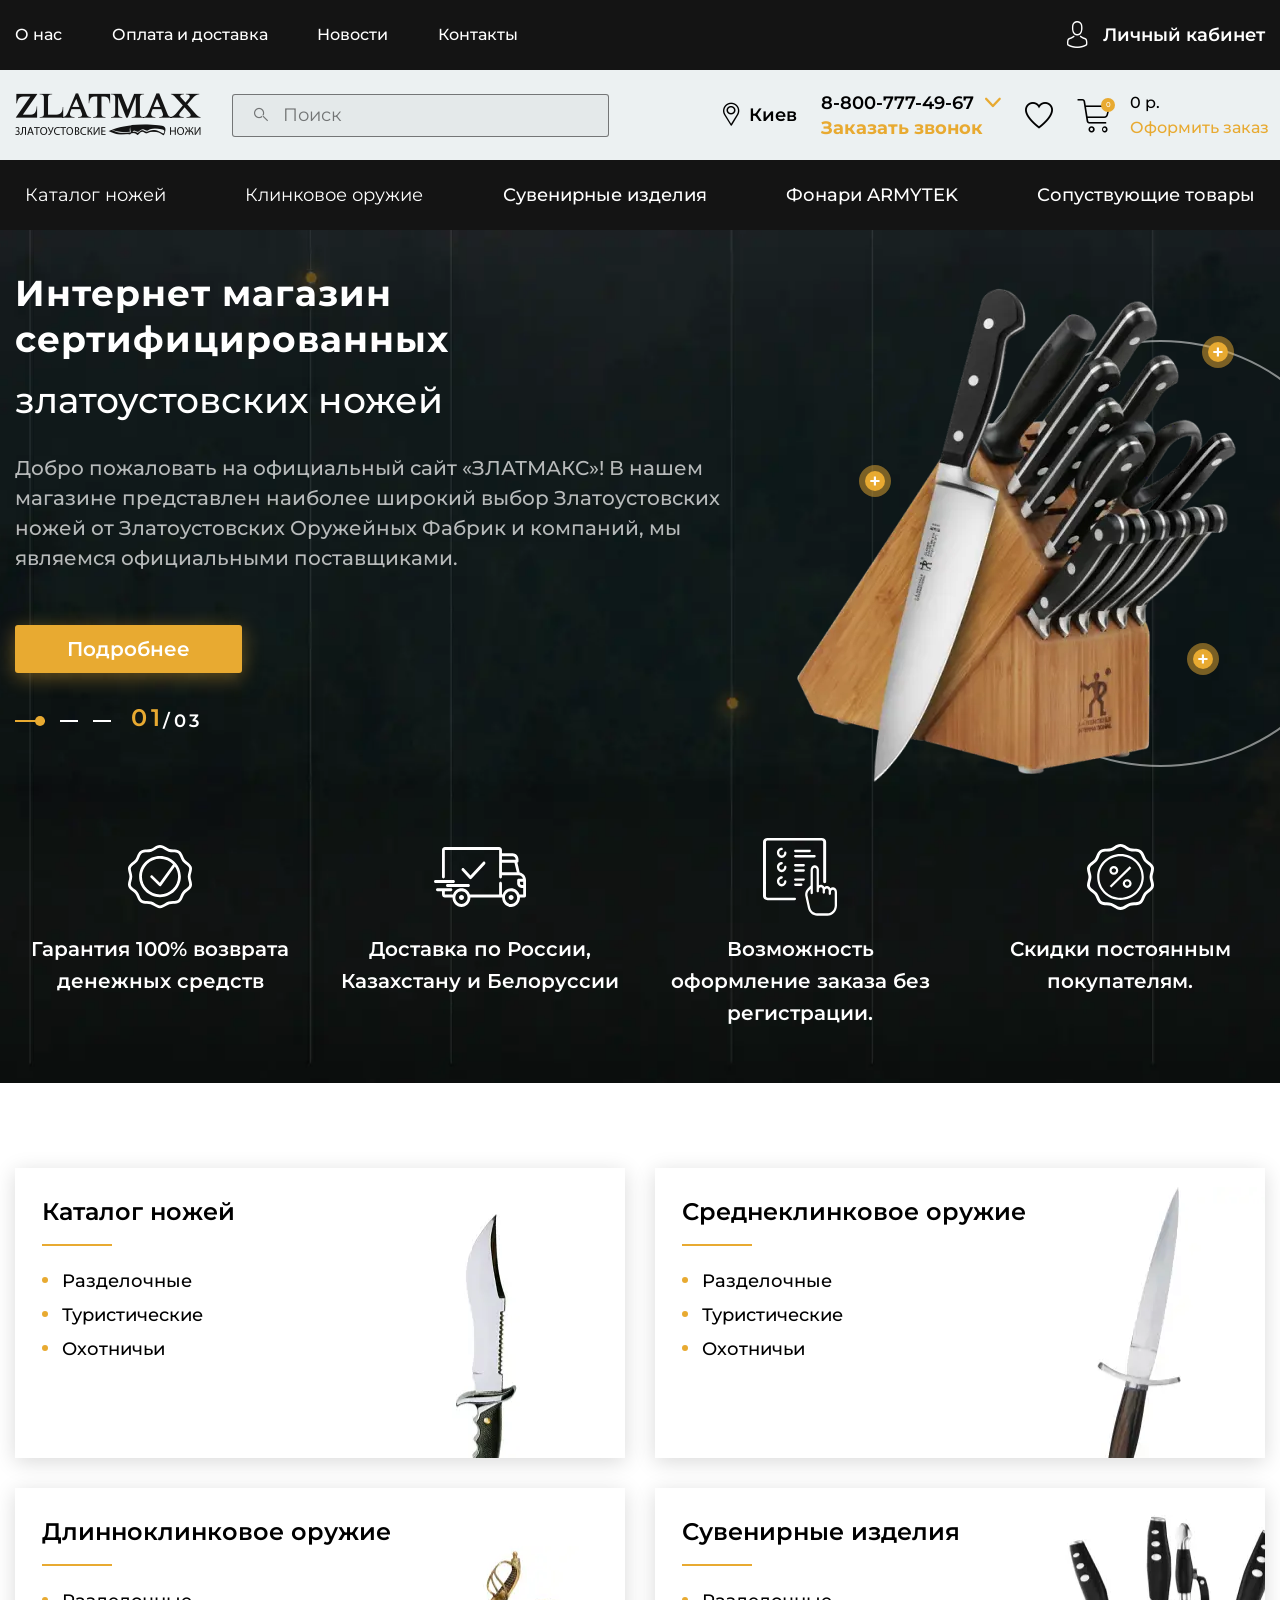
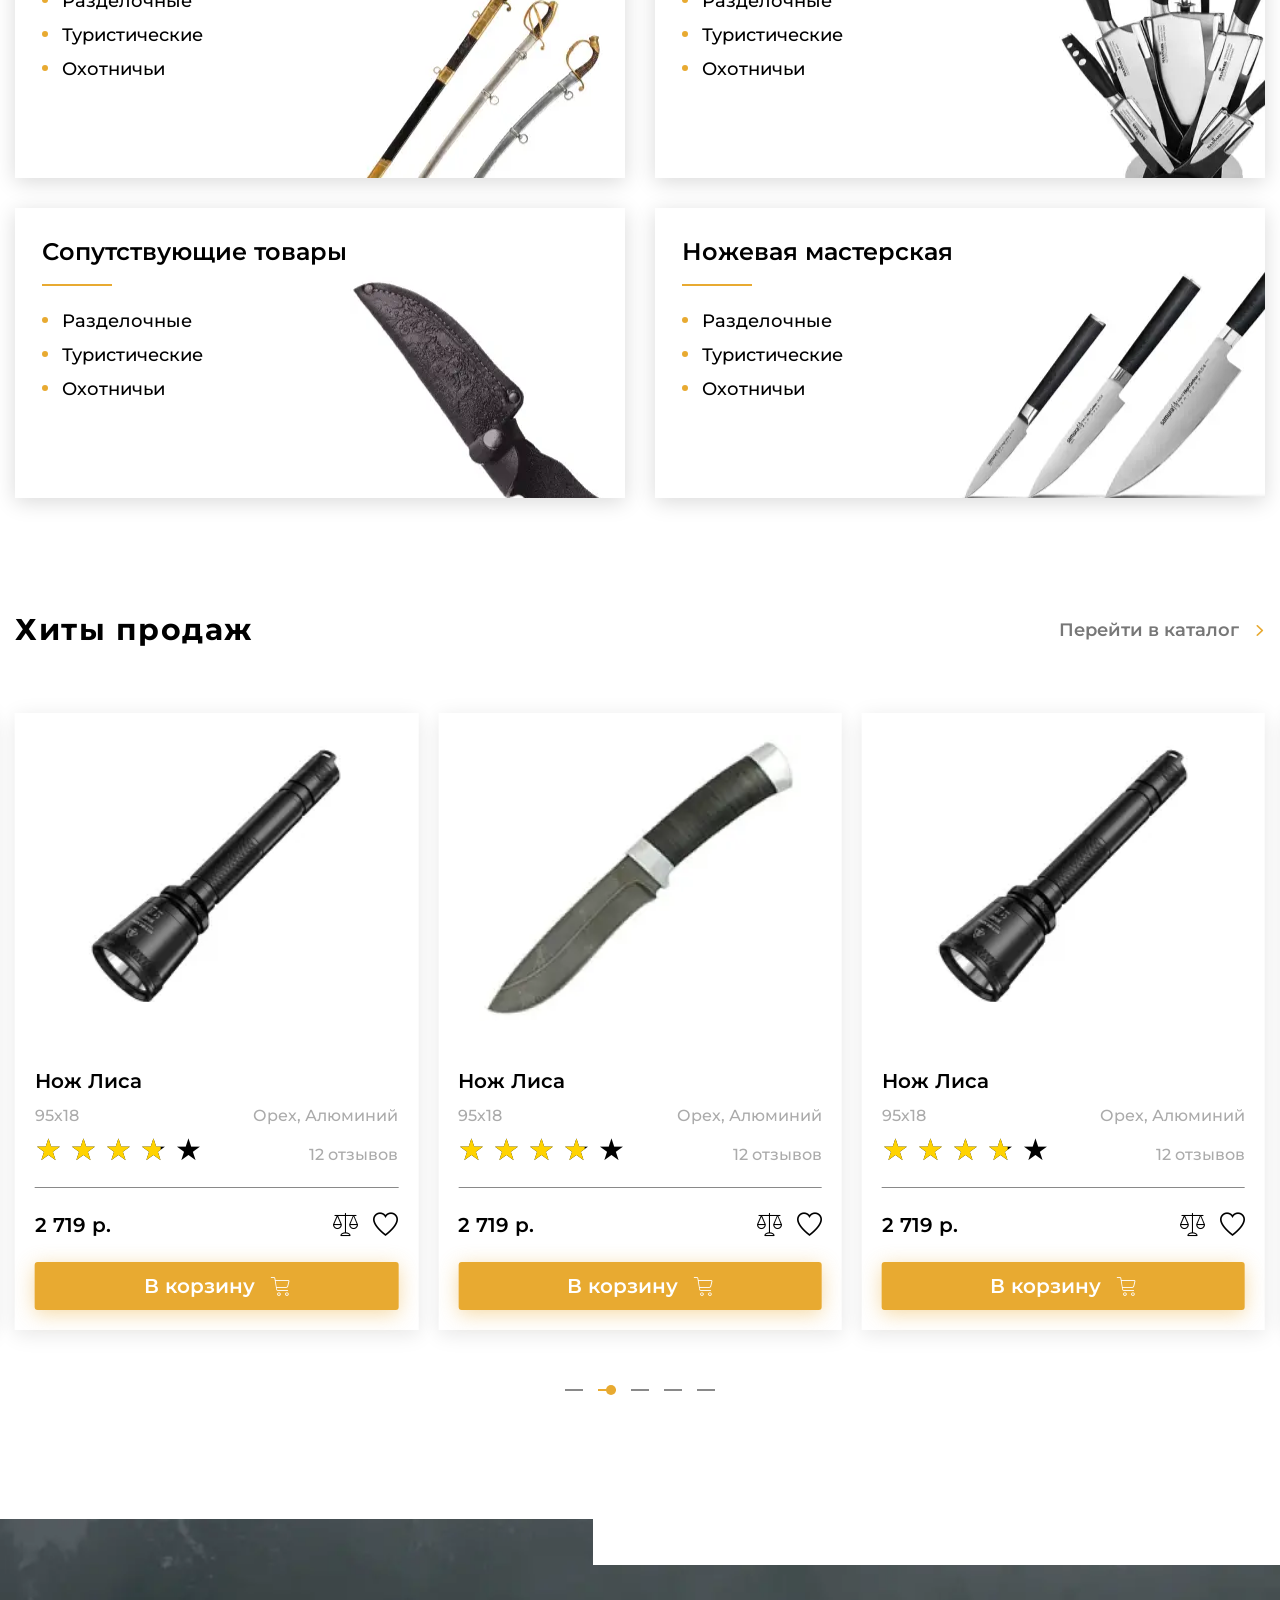
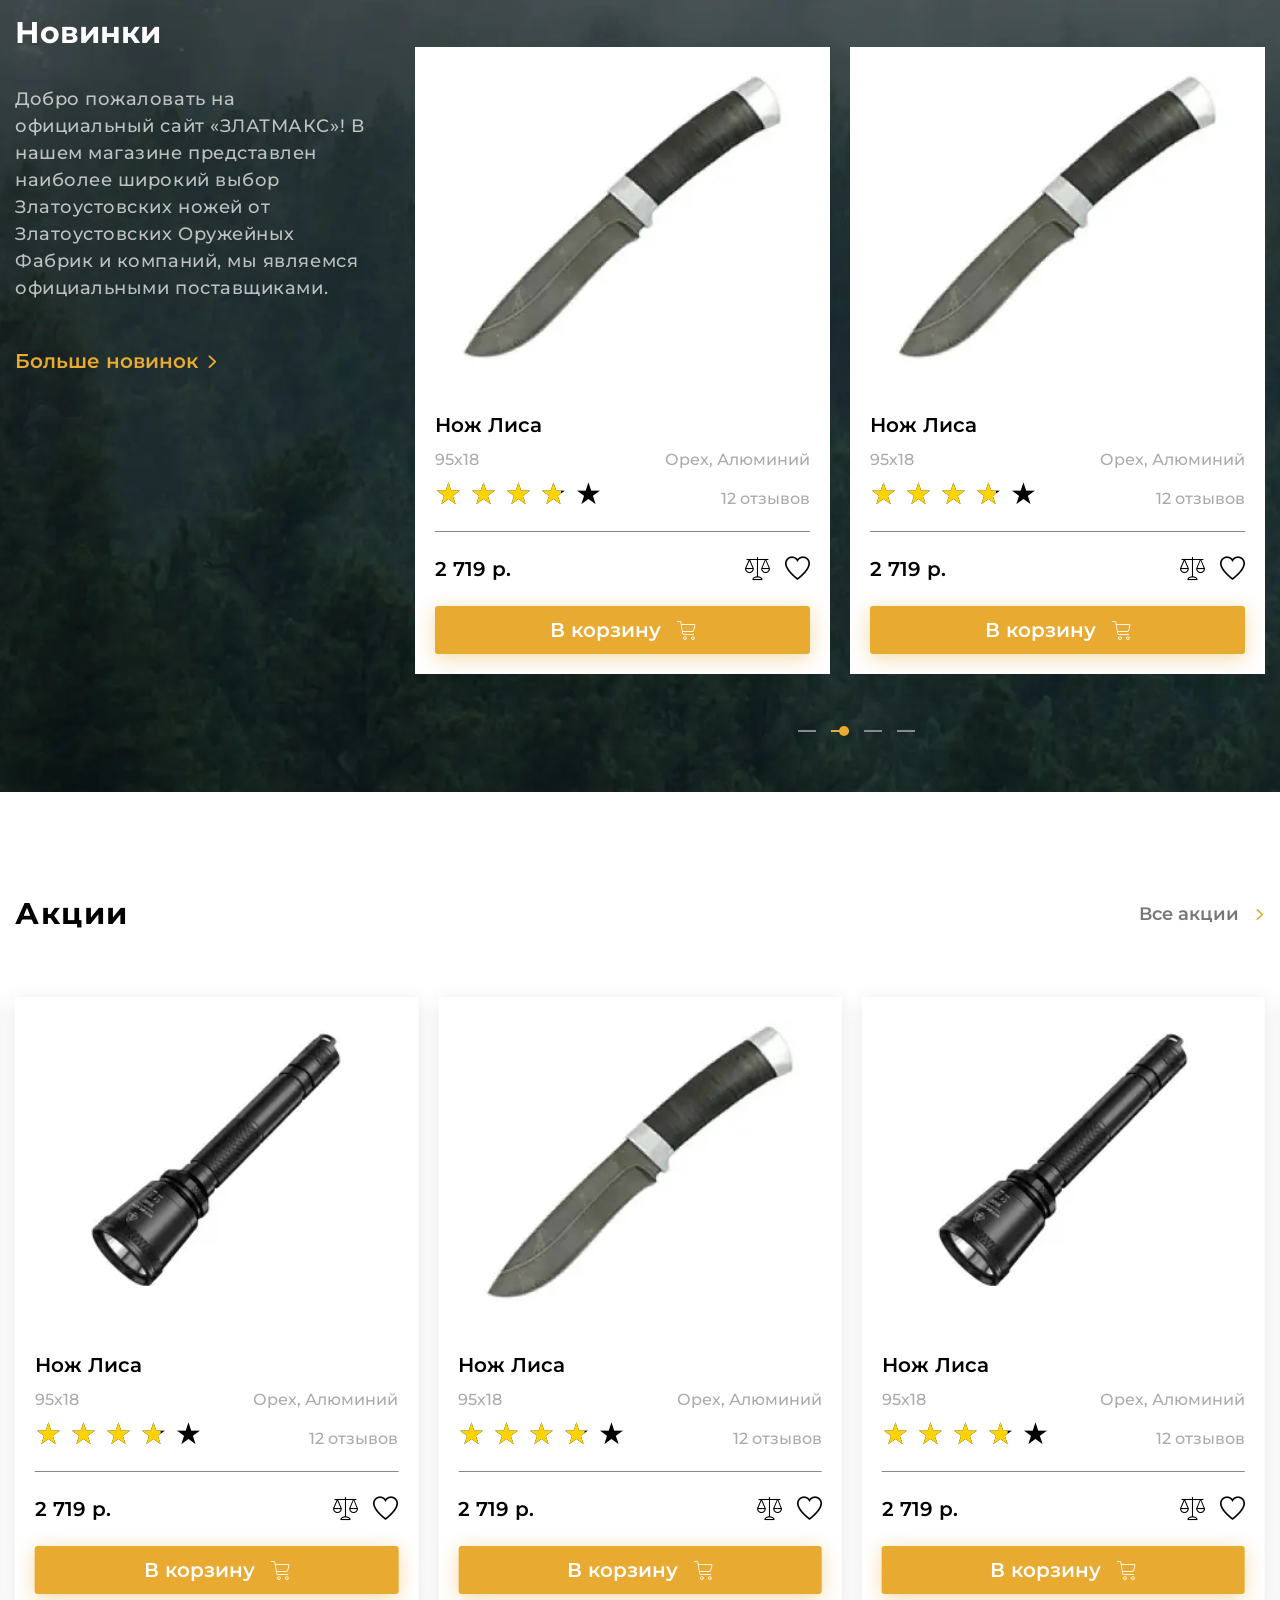
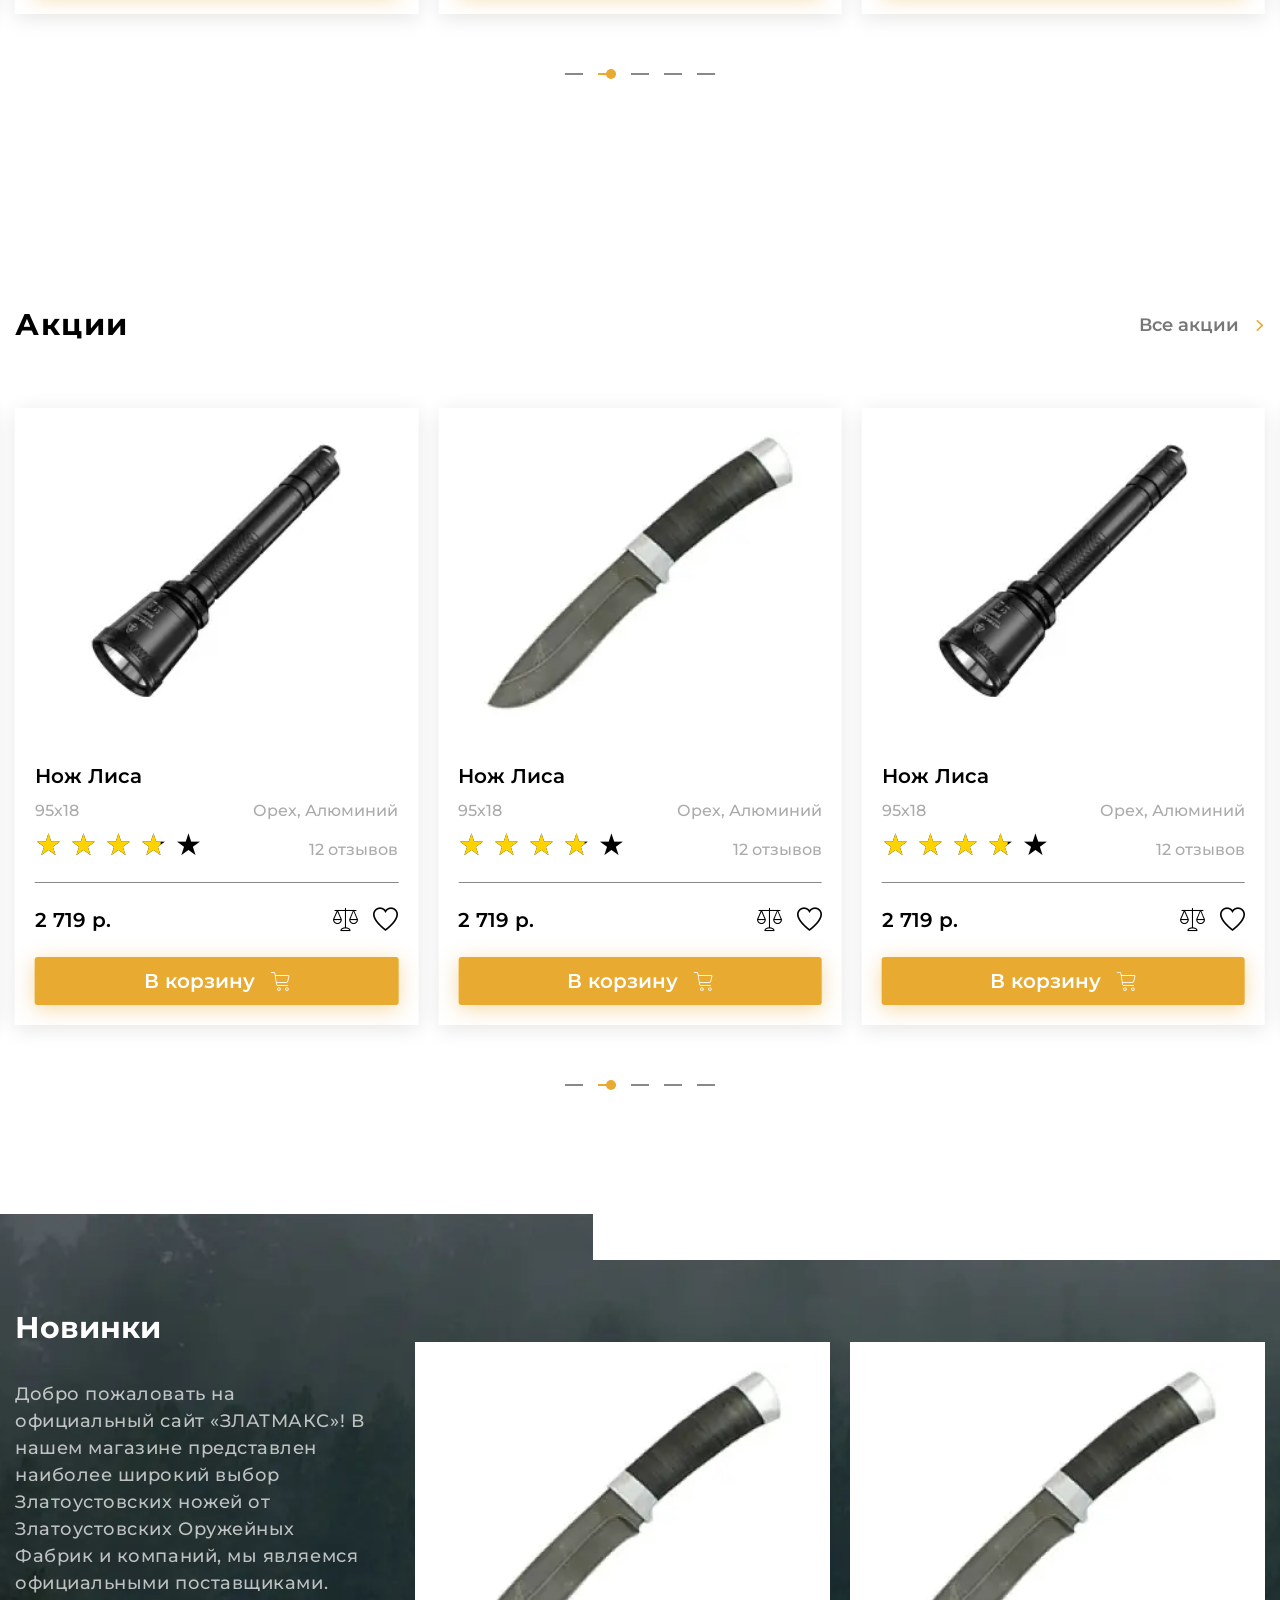
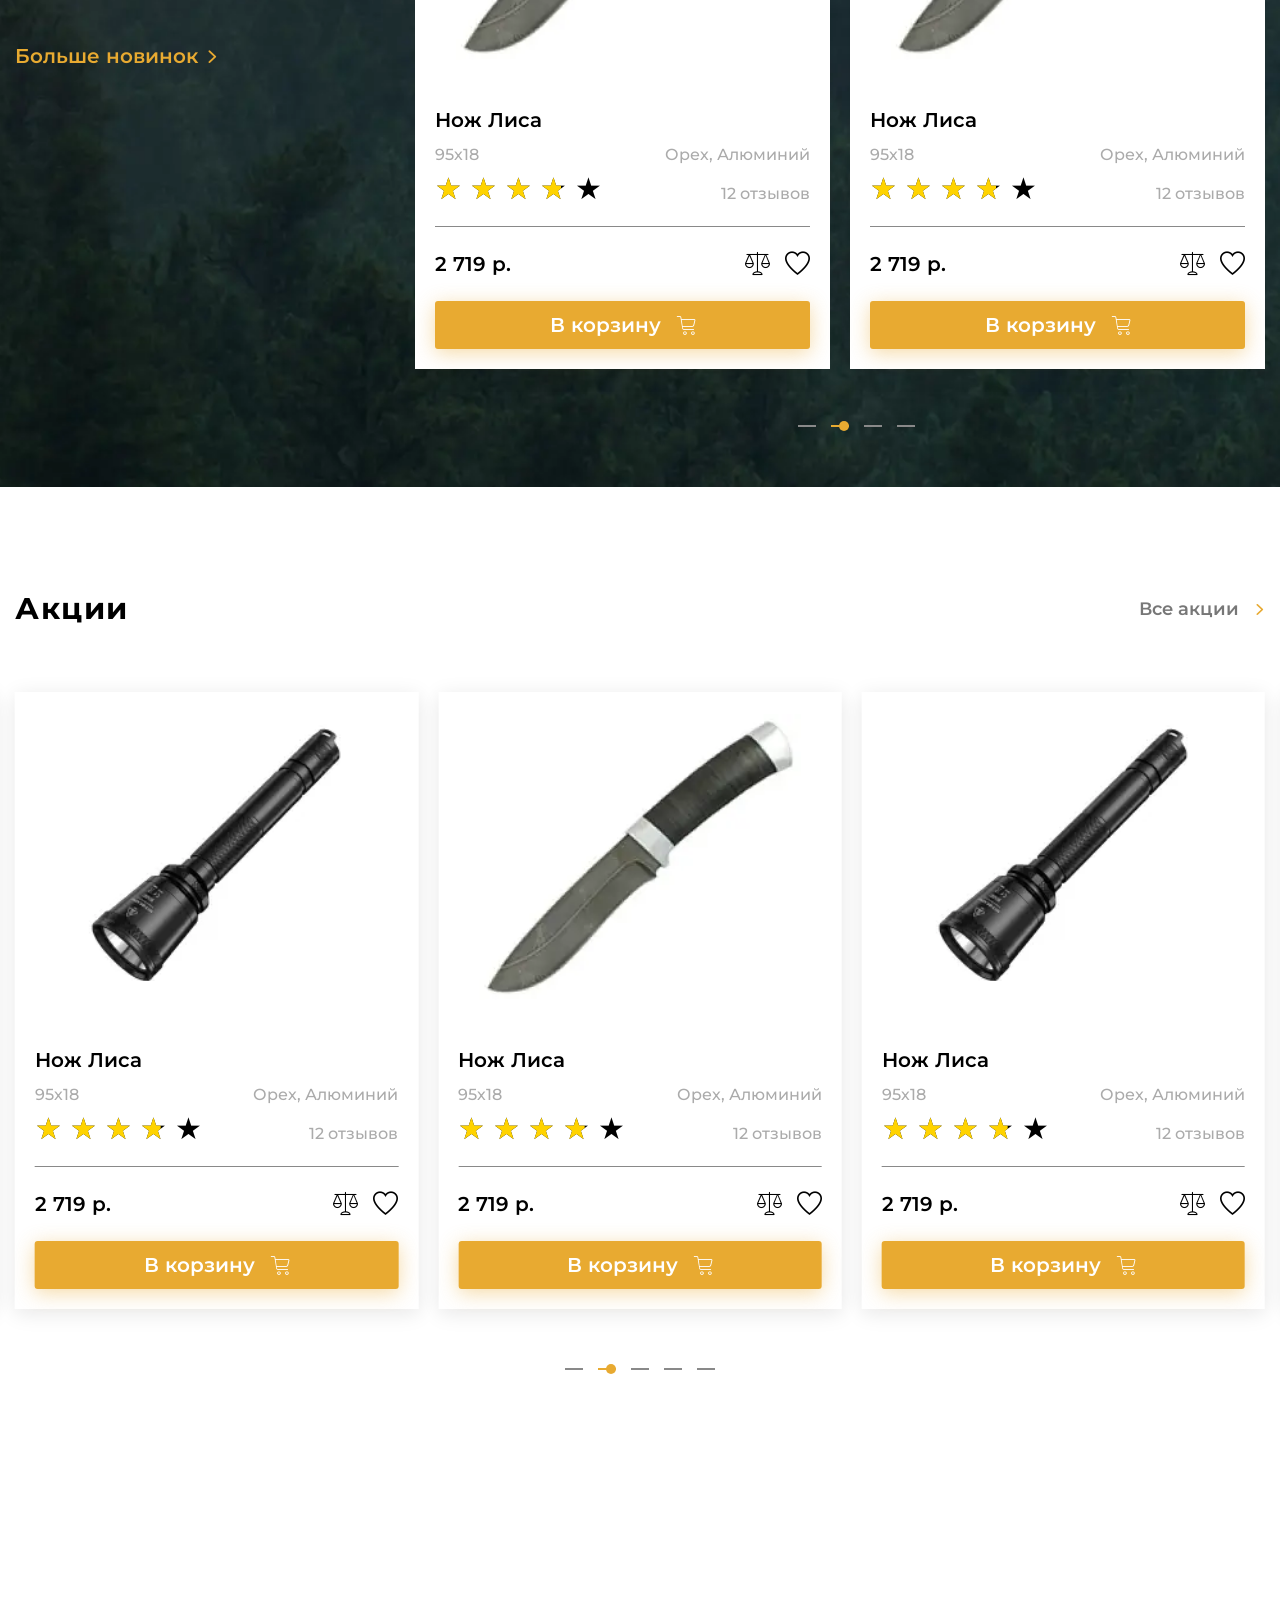
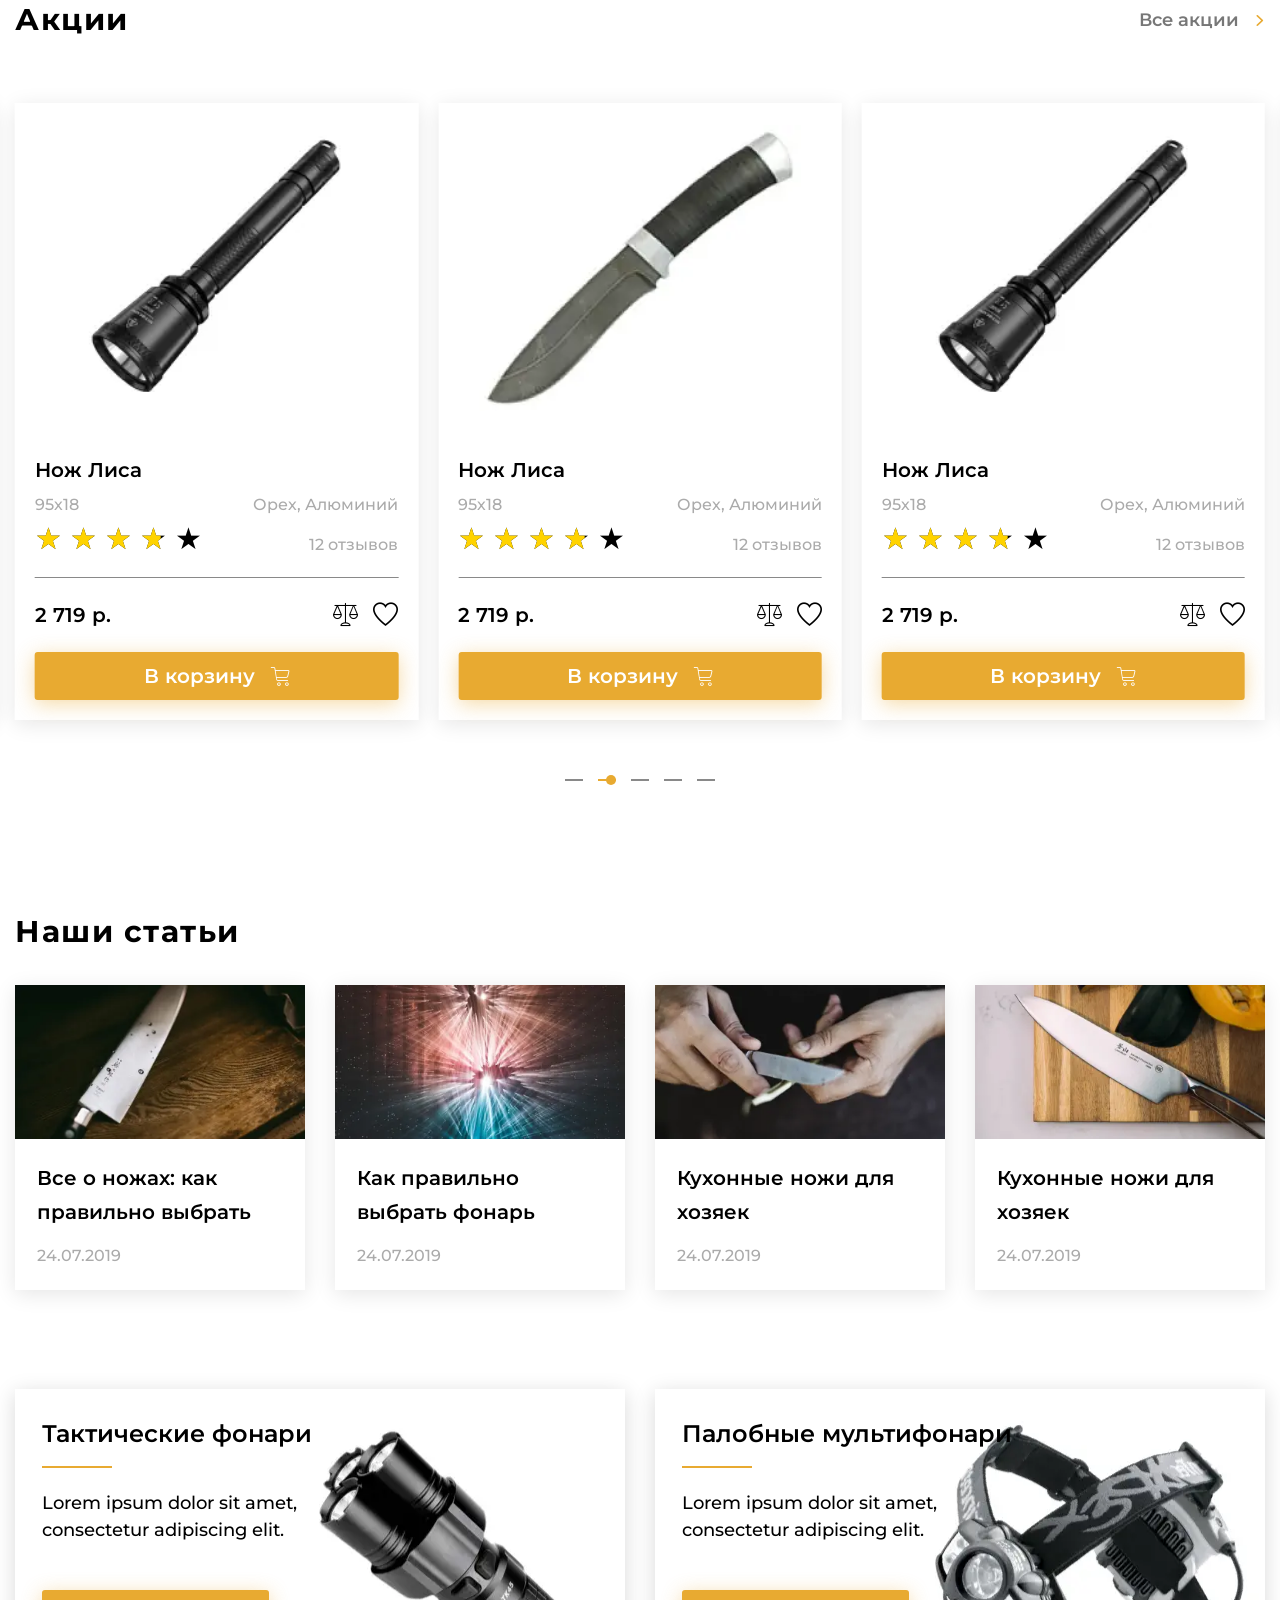
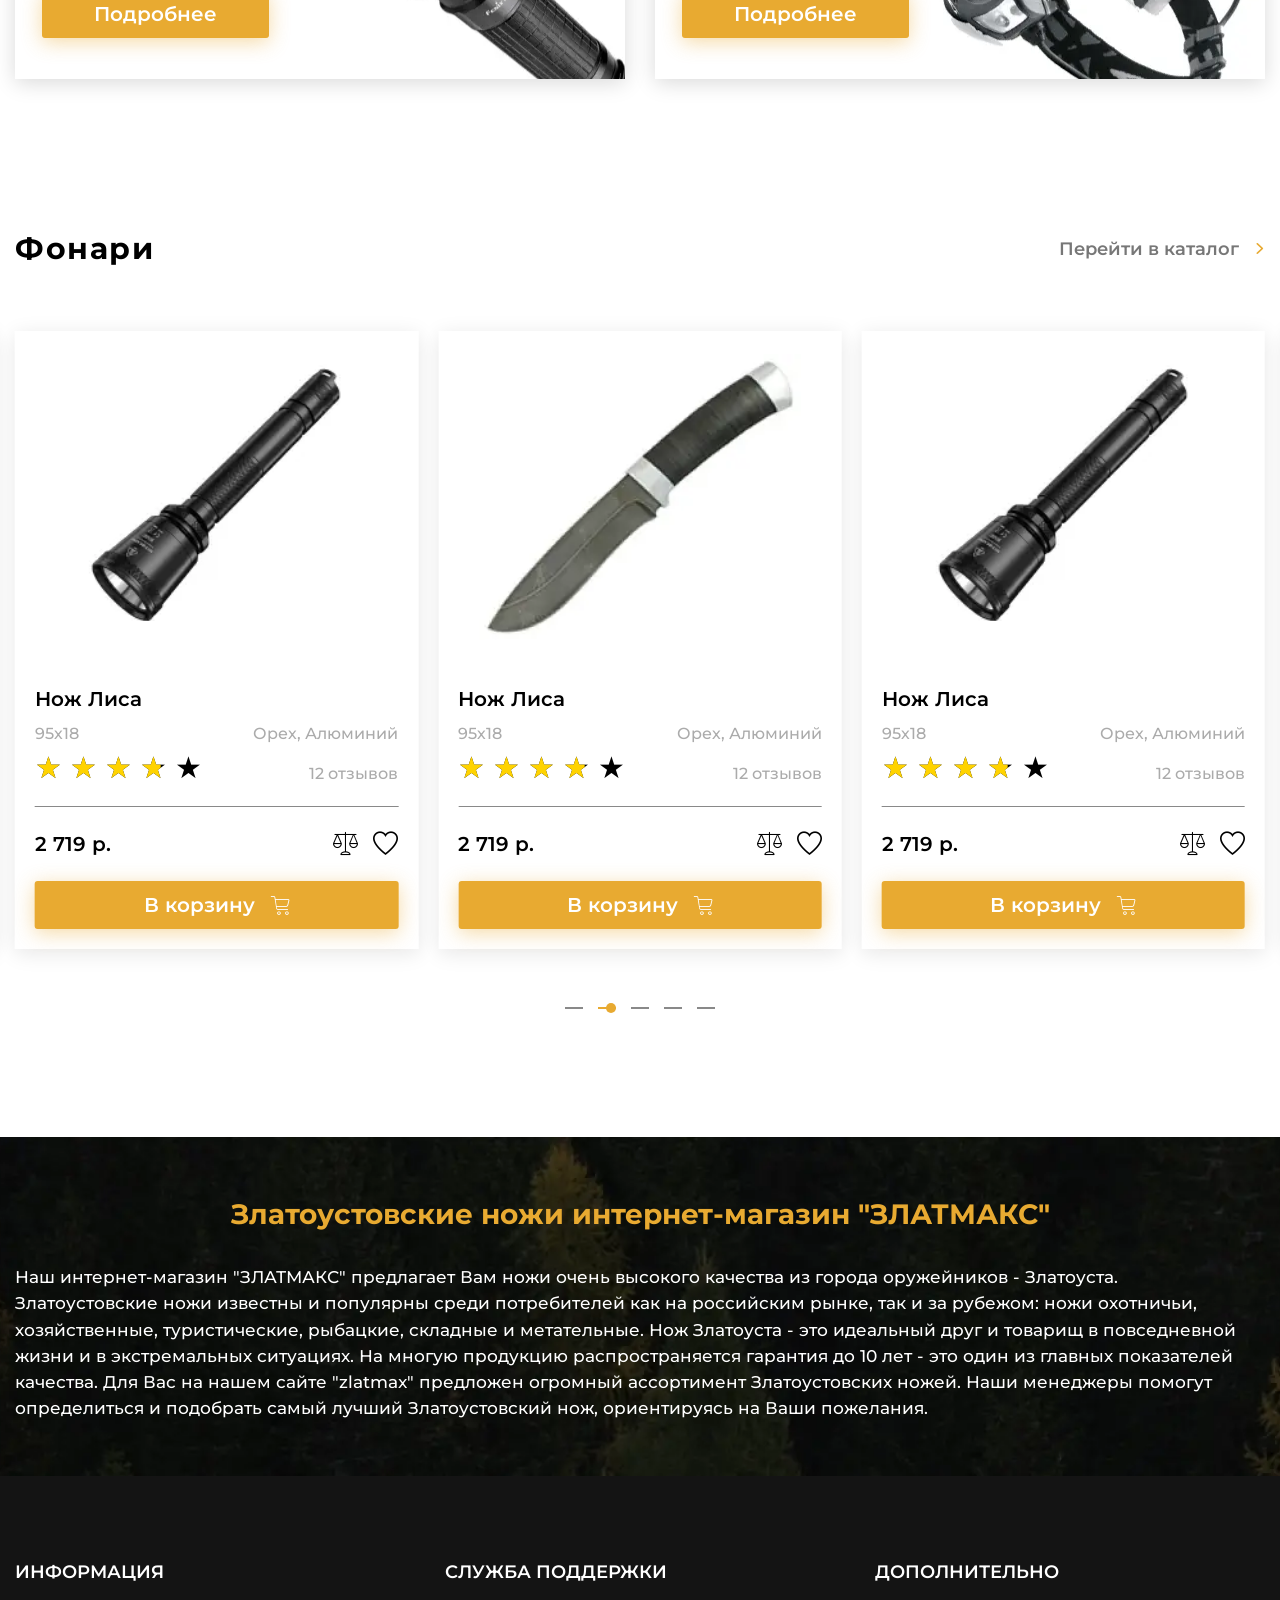
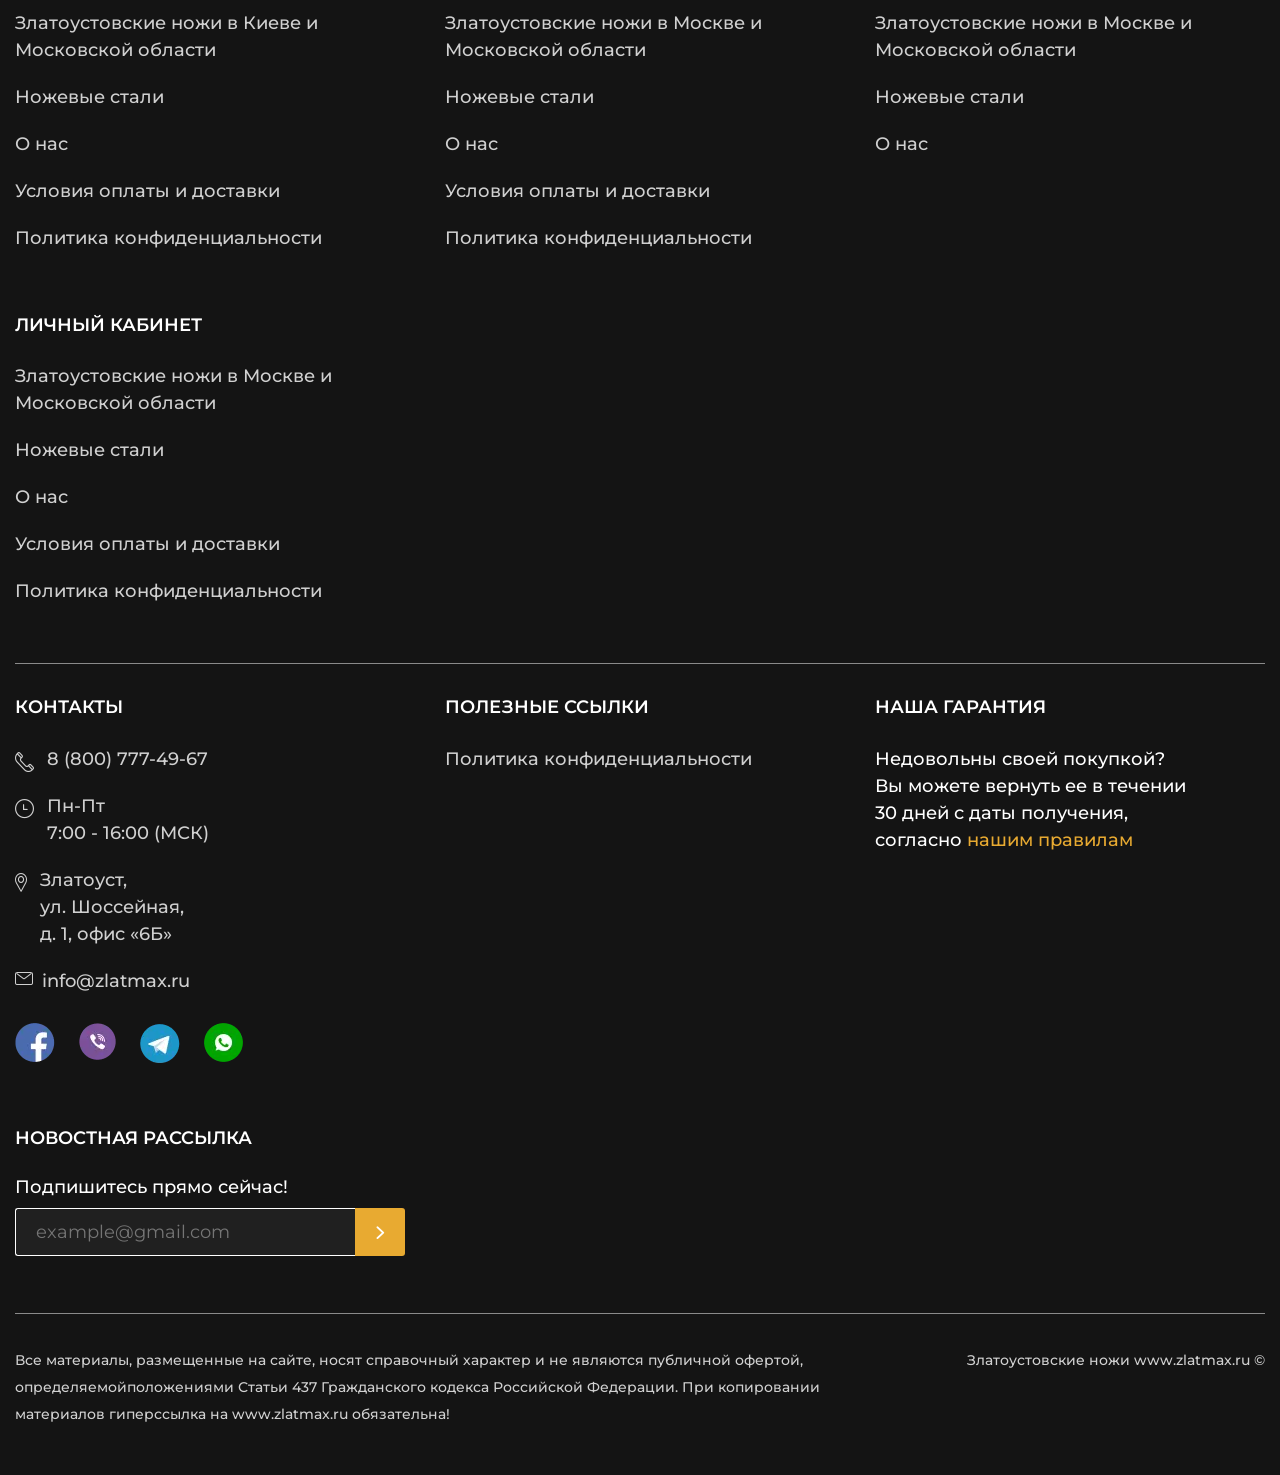
<file: home.html>
<!DOCTYPE html>
<html lang="ru">

<head>
	<title>Главная</title>
	<meta charset="UTF-8">
	<meta name="format-detection" content="telephone=no">
	<link rel="stylesheet" href="css/style.min.css?_v=20230620090943">
	<link rel="shortcut icon" href="favicon.ico">
	<!-- <meta name="robots" content="noindex, nofollow"> -->
	<meta name="viewport" content="width=device-width, initial-scale=1.0">
</head>

<body>
	<div class="wrapper">
		<header class="header">
			<div class="header__top top-header">
				<div class="top-header__container">
					<nav class="top-header__menu menu-top-header">
						<ul data-da=".menu__body,991.98" class="menu-top-header__list">
							<li class="menu-top-header__item menu-top-header__item_catalog"><a href="" class="menu-top-header__link menu-top-header__link_catalog _icon-arrow-bottom">Каталог товаров</a></li>
							<li class="menu-top-header__item"><a href="" class="menu-top-header__link">О нас</a></li>
							<li class="menu-top-header__item"><a href="" class="menu-top-header__link">Оплата и доставка</a></li>
							<li class="menu-top-header__item"><a href="" class="menu-top-header__link">Новости</a></li>
							<li class="menu-top-header__item"><a href="" class="menu-top-header__link">Контакты</a></li>
						</ul>
					</nav>
					<a href="" class="top-header__user _icon-user"><span>Личный кабинет</span></a>
					<nav hidden class="menu">
						<button type="button" class="menu__icon icon-menu"><span></span></button>
						<div class="menu__body">
						</div>
					</nav>
				</div>
			</div>
			<div class="header__body body-header">
				<div class="body-header__container">
					<a href="" class="body-header__logo"></a>
					<div data-da=".catalog-header__container, 479.98" class="body-header__search">
						<form action="#" class="search-header">
							<button type="submit" class="search-header__button _icon-search"></button>
							<input autocomplete="off" type="text" name="form[]" data-error="Ошибка" placeholder="Поиск" class="search-header__input">
						</form>
					</div>
					<div class="body-header__actions actions-header">
						<a href="" class="actions-header__location _icon-location"><span>Киев</span></a>
						<div data-da=".top-header__container,991.98,first" class="actions-header__phones phones-header">
							<div data-spollers class="phones-header__items">
								<div class="phones-header__item">
									<a href="tel:88007774967" class="phones-header__phone"><span>8-800-777-49-67</span></a>
									<button type="button" data-spoller class="phones-header__arrow _icon-arrow-bottom"></button>
									<ul class="phones-header__list">
										<li><a href="tel:88007774968" class="phones-header__phone">8-800-777-49-68</a></li>
										<li><a href="tel:88007774969" class="phones-header__phone">8-800-777-49-69</a></li>
										<li><a href="tel:88007774970" class="phones-header__phone">8-800-777-49-70</a></li>
									</ul>
								</div>
							</div>
							<button type="button" data-popup="#callback" class="phones-header__callback">Заказать звонок</button>
						</div>
						<a href="" data-da=".top-header__container,991.98,2" class="actions-header__favorite _icon-favorite"></a>
						<a href="" data-da=".top-header__container,991.98,2" class="actions-header__cart cart-header">
							<div class="cart-header__icon _icon-cart"><span>0</span></div>
							<div class="cart-header__body">
								<div class="cart-header__summ">0 р.</div>
								<div class="cart-header__link">Оформить заказ</div>
							</div>
						</a>
					</div>
				</div>
			</div>
			<div class="header__catalog catalog-header">
				<div class="catalog-header__container">
					<nav class="catalog-header__menu menu-catalog">
						<button type="button" class="menu-catalog__back _icon-back">Назад</button>
						<ul class="menu-catalog__list">
							<li class="menu-catalog__item"><button data-parent="1" class="menu-catalog__link">Каталог ножей</button></li>
							<li class="menu-catalog__item"><button data-parent="2" class="menu-catalog__link">Клинковое оружие</button></li>
							<li class="menu-catalog__item"><a href="" class="menu-catalog__link">Сувенирные изделия</a></li>
							<li class="menu-catalog__item"><a href="" class="menu-catalog__link">Фонари ARMYTEK</a></li>
							<li class="menu-catalog__item"><a href="" class="menu-catalog__link">Сопуствующие товары</a></li>
						</ul>
						<div class="menu-catalog__sub-menu sub-menu-catalog">
							<button type="button" class="sub-menu-catalog__back _icon-back">Назад</button>
							<div class="sub-menu-catalog__container">
								<div hidden data-submenu="1" class="sub-menu-catalog__block">
									<div class="sub-menu-catalog__category">
										<a href="" class="sub-menu-catalog__link-category">Категория ножей</a>
									</div>
									<div class="sub-menu-catalog__category">
										<a href="" class="sub-menu-catalog__link-category">Производство ножей</a>
									</div>
									<div class="sub-menu-catalog__category">
										<a href="" class="sub-menu-catalog__link-category">Ножи по маркам стали</a>
									</div>
									<div class="sub-menu-catalog__category">
										<a href="" class="sub-menu-catalog__link-category">Заточка и полировка ножей</a>
									</div>
									<div class="sub-menu-catalog__category">
										<a href="" class="sub-menu-catalog__link-category">Ножевая мастерская</a>
									</div>
									<ul class="sub-menu-catalog__list">
										<li class="sub-menu-catalog__item"><a href="" class="sub-menu-catalog__link">Разделочные ножи</a></li>
										<li class="sub-menu-catalog__item"><a href="" class="sub-menu-catalog__link">Туристические ножи</a></li>
										<li class="sub-menu-catalog__item"><a href="" class="sub-menu-catalog__link">Ножи охотничьи</a></li>
										<li class="sub-menu-catalog__item"><a href="" class="sub-menu-catalog__link">Булатные ножи</a></li>
										<li class="sub-menu-catalog__item"><a href="" class="sub-menu-catalog__link">Ножи из дамаска</a></li>
										<li class="sub-menu-catalog__item"><a href="" class="sub-menu-catalog__link">Тактического назначения</a></li>
										<li class="sub-menu-catalog__item"><a href="" class="sub-menu-catalog__link">Метательные ножи</a></li>
										<li class="sub-menu-catalog__item"><a href="" class="sub-menu-catalog__link">Мачете и кукри</a></li>
										<li class="sub-menu-catalog__item"><a href="" class="sub-menu-catalog__link">Ножи кухонные</a></li>
									</ul>
									<ul class="sub-menu-catalog__list">
										<li class="sub-menu-catalog__item"><a href="" class="sub-menu-catalog__link">Ножи АИР</a></li>
										<li class="sub-menu-catalog__item"><a href="" class="sub-menu-catalog__link">Ножи ЗИК</a></li>
										<li class="sub-menu-catalog__item"><a href="" class="sub-menu-catalog__link">Ножи ЗЗОСС</a></li>
										<li class="sub-menu-catalog__item"><a href="" class="sub-menu-catalog__link">Ножи РОСоружие</a></li>
										<li class="sub-menu-catalog__item"><a href="" class="sub-menu-catalog__link">Ножи Оружейник</a></li>
										<li class="sub-menu-catalog__item"><a href="" class="sub-menu-catalog__link">Булат Сергея Баранова</a></li>
										<li class="sub-menu-catalog__item"><a href="" class="sub-menu-catalog__link">Булат Андрея Умерова</a></li>
										<li class="sub-menu-catalog__item"><a href="" class="sub-menu-catalog__link">Ножи Златко</a></li>
										<li class="sub-menu-catalog__item"><a href="" class="sub-menu-catalog__link">Ножи Стиль-М</a></li>
										<li class="sub-menu-catalog__item"><a href="" class="sub-menu-catalog__link">Оружейная компания</a></li>
									</ul>
									<ul class="sub-menu-catalog__list">
										<li class="sub-menu-catalog__item"><a href="" class="sub-menu-catalog__link">Ножи из стали 40х102С2М</a></li>
										<li class="sub-menu-catalog__item"><a href="" class="sub-menu-catalog__link">Ножи из стали 95х18</a></li>
										<li class="sub-menu-catalog__item"><a href="" class="sub-menu-catalog__link">Ножи из стали 100х13м</a></li>
										<li class="sub-menu-catalog__item"><a href="" class="sub-menu-catalog__link">Ножи из стали 110х18м-ШД</a></li>
										<li class="sub-menu-catalog__item"><a href="" class="sub-menu-catalog__link">Ножи из стали ЭИ-107 ТЦ</a></li>
										<li class="sub-menu-catalog__item"><a href="" class="sub-menu-catalog__link">Ножи из стали 50х14МФ</a></li>
										<li class="sub-menu-catalog__item"><a href="" class="sub-menu-catalog__link">Ножи из стали AUS-8</a></li>
										<li class="sub-menu-catalog__item"><a href="" class="sub-menu-catalog__link">Ножи из стали К340</a></li>
										<li class="sub-menu-catalog__item"><a href="" class="sub-menu-catalog__link">Ножи из стали M390</a></li>
										<li class="sub-menu-catalog__item"><a href="" class="sub-menu-catalog__link">Ножи из стали ЭП-766</a></li>
									</ul>
									<ul class="sub-menu-catalog__list">
										<li class="sub-menu-catalog__item"><a href="" class="sub-menu-catalog__link">Паста ГОИ</a></li>
										<li class="sub-menu-catalog__item"><a href="" class="sub-menu-catalog__link">Алмазная паста</a></li>
										<li class="sub-menu-catalog__item"><a href="" class="sub-menu-catalog__link">Бруски и камни для заточки</a></li>
										<li class="sub-menu-catalog__item"><a href="" class="sub-menu-catalog__link">Заточные системы</a></li>
									</ul>
									<ul class="sub-menu-catalog__list">
										<li class="sub-menu-catalog__item"><a href="" class="sub-menu-catalog__link">Ножевые клинки</a></li>
										<li class="sub-menu-catalog__item"><a href="" class="sub-menu-catalog__link">Заготовки для ножей</a></li>
										<li class="sub-menu-catalog__item"><a href="" class="sub-menu-catalog__link">Литье для ножей</a></li>
										<li class="sub-menu-catalog__item"><a href="" class="sub-menu-catalog__link">Материалы для рукоятей</a></li>
										<li class="sub-menu-catalog__item"><a href="" class="sub-menu-catalog__link">Уход за рукоятиями ножей</a></li>
									</ul>
									<div class="sub-menu-catalog__footer">
										<a href="" class="sub-menu-catalog__all">Смотреть все</a>
									</div>
									<div class="sub-menu-catalog__footer">
										<a href="" class="sub-menu-catalog__all">Смотреть все</a>
									</div>
									<div class="sub-menu-catalog__footer">
										<a href="" class="sub-menu-catalog__all">Смотреть все</a>
									</div>
									<div class="sub-menu-catalog__footer">
										<a href="" class="sub-menu-catalog__all">Смотреть все</a>
									</div>
									<div class="sub-menu-catalog__footer">
										<a href="" class="sub-menu-catalog__all">Смотреть все</a>
									</div>
								</div>
								<div hidden data-submenu="2" class="sub-menu-catalog__block">
									<div class="sub-menu-catalog__category">
										<a href="" class="sub-menu-catalog__link-category">Категория ножей</a>
									</div>
									<div class="sub-menu-catalog__category">
										<a href="" class="sub-menu-catalog__link-category">Производство ножей</a>
									</div>
									<div class="sub-menu-catalog__category">
										<a href="" class="sub-menu-catalog__link-category">Заточка и полировка ножей</a>
									</div>
									<ul class="sub-menu-catalog__list">
										<li class="sub-menu-catalog__item"><a href="" class="sub-menu-catalog__link">Разделочные ножи</a></li>
										<li class="sub-menu-catalog__item"><a href="" class="sub-menu-catalog__link">Туристические ножи</a></li>
										<li class="sub-menu-catalog__item"><a href="" class="sub-menu-catalog__link">Ножи охотничьи</a></li>
										<li class="sub-menu-catalog__item"><a href="" class="sub-menu-catalog__link">Булатные ножи</a></li>
										<li class="sub-menu-catalog__item"><a href="" class="sub-menu-catalog__link">Ножи из дамаска</a></li>
										<li class="sub-menu-catalog__item"><a href="" class="sub-menu-catalog__link">Тактического назначения</a></li>
										<li class="sub-menu-catalog__item"><a href="" class="sub-menu-catalog__link">Метательные ножи</a></li>
										<li class="sub-menu-catalog__item"><a href="" class="sub-menu-catalog__link">Мачете и кукри</a></li>
										<li class="sub-menu-catalog__item"><a href="" class="sub-menu-catalog__link">Ножи кухонные</a></li>
									</ul>
									<ul class="sub-menu-catalog__list">
										<li class="sub-menu-catalog__item"><a href="" class="sub-menu-catalog__link">Ножи АИР</a></li>
										<li class="sub-menu-catalog__item"><a href="" class="sub-menu-catalog__link">Ножи ЗИК</a></li>
										<li class="sub-menu-catalog__item"><a href="" class="sub-menu-catalog__link">Ножи ЗЗОСС</a></li>
										<li class="sub-menu-catalog__item"><a href="" class="sub-menu-catalog__link">Ножи РОСоружие</a></li>
										<li class="sub-menu-catalog__item"><a href="" class="sub-menu-catalog__link">Ножи Оружейник</a></li>
										<li class="sub-menu-catalog__item"><a href="" class="sub-menu-catalog__link">Булат Сергея Баранова</a></li>
										<li class="sub-menu-catalog__item"><a href="" class="sub-menu-catalog__link">Булат Андрея Умерова</a></li>
										<li class="sub-menu-catalog__item"><a href="" class="sub-menu-catalog__link">Ножи Златко</a></li>
										<li class="sub-menu-catalog__item"><a href="" class="sub-menu-catalog__link">Ножи Стиль-М</a></li>
										<li class="sub-menu-catalog__item"><a href="" class="sub-menu-catalog__link">Оружейная компания</a></li>
									</ul>
									<ul class="sub-menu-catalog__list">
										<li class="sub-menu-catalog__item"><a href="" class="sub-menu-catalog__link">Паста ГОИ</a></li>
										<li class="sub-menu-catalog__item"><a href="" class="sub-menu-catalog__link">Алмазная паста</a></li>
										<li class="sub-menu-catalog__item"><a href="" class="sub-menu-catalog__link">Бруски и камни для заточки</a></li>
										<li class="sub-menu-catalog__item"><a href="" class="sub-menu-catalog__link">Заточные системы</a></li>
									</ul>
									<div class="sub-menu-catalog__footer">
										<a href="" class="sub-menu-catalog__all">Смотреть все</a>
									</div>
									<div class="sub-menu-catalog__footer">
										<a href="" class="sub-menu-catalog__all">Смотреть все</a>
									</div>
									<div class="sub-menu-catalog__footer">
										<a href="" class="sub-menu-catalog__all">Смотреть все</a>
									</div>
								</div>
							</div>
						</div>
					</nav>
				</div>
			</div>
		</header>
		<main class="page page_home">
			<section class="page__main-block main-block">
				<div class="main-block__container">
					<div class="main-block__body">
						<div class="main-block__slider">
							<div class="main-block__swiper">
								<div class="main-block__slide slide-main-block">
									<div class="slide-main-block__content">
										<h2 data-swiper-parallax="-100" class="slide-main-block__title">Интернет магазин сертифицированных</h2>
										<div data-swiper-parallax="-150" class="slide-main-block__sub-title">златоустовских ножей</div>
										<div data-swiper-parallax="-200" class="slide-main-block__text">
											Добро пожаловать на официальный сайт «ЗЛАТМАКС»! В нашем магазине представлен наиболее широкий выбор Златоустовских ножей от Златоустовских Оружейных Фабрик и компаний, мы являемся официальными поставщиками.
										</div>
									</div>
									<a href="" data-swiper-parallax="-300" class="slide-main-block__button button">Подробнее</a>
								</div>
								<div class="main-block__slide slide-main-block">
									<div class="slide-main-block__content">
										<h2 data-swiper-parallax="-100" class="slide-main-block__title">Интернет магазин сертифицированных</h2>
										<div data-swiper-parallax="-150" class="slide-main-block__sub-title">златоустовских ножей</div>
										<div data-swiper-parallax="-200" class="slide-main-block__text">
											Добро пожаловать на официальный сайт «ЗЛАТМАКС»! В нашем магазине представлен наиболее широкий выбор Златоустовских ножей от Златоустовских Оружейных Фабрик и компаний, мы являемся официальными поставщиками.
										</div>
									</div>
									<a href="" data-swiper-parallax="-300" class="slide-main-block__button button">Подробнее</a>
								</div>
								<div class="main-block__slide slide-main-block">
									<div class="slide-main-block__content">
										<h2 data-swiper-parallax="-100" class="slide-main-block__title">Интернет магазин сертифицированных</h2>
										<div data-swiper-parallax="-150" class="slide-main-block__sub-title">златоустовских ножей</div>
										<div data-swiper-parallax="-200" class="slide-main-block__text">
											Добро пожаловать на официальный сайт «ЗЛАТМАКС»! В нашем магазине представлен наиболее широкий выбор Златоустовских ножей от Златоустовских Оружейных Фабрик и компаний, мы являемся официальными поставщиками.
										</div>
									</div>
									<a href="" data-swiper-parallax="-300" class="slide-main-block__button button">Подробнее</a>
								</div>
							</div>
							<div class="main-block__controll controll-main-block">
								<div class="controll-main-block__dotts"></div>
								<div class="controll-main-block__fraction fraction-controll">
									<span class="fraction-controll__current">01</span> / <span class="fraction-controll__all">0</span>
								</div>
							</div>
						</div>
						<div class="main-block__media media-main-block">
							<div class="media-main-block__body">
								<div class="media-main-block__image">
									<picture><source srcset="img/mainpage/main-block/image.webp"type="image/webp"><img src="img/mainpage/main-block/image.png?_v=1687241383539" alt="Картинка"></picture>
								</div>
								<div class="media-main-block__tips">
									<button type="button" data-tippy-content="Подсказка" class="media-main-block__tip media-main-block__tip_1"><span>+</span></button>
									<button type="button" data-tippy-content="Подсказка" class="media-main-block__tip media-main-block__tip_2"><span>+</span></button>
									<button type="button" data-tippy-content="Подсказка" class="media-main-block__tip media-main-block__tip_3"><span>+</span></button>
								</div>
							</div>
						</div>
					</div>
					<div class="main-block__advantages advantages-main">
						<div class="advantages-main__item">
							<div class="advantages-main__icon">
								<img src="img/mainpage/main-block/icons/01.svg?_v=1687241383539" alt="Иконка">
							</div>
							<div class="advantages-main__text">Гарантия 100% возврата
								денежных средств</div>
						</div>
						<div class="advantages-main__item">
							<div class="advantages-main__icon">
								<img src="img/mainpage/main-block/icons/02.svg?_v=1687241383539" alt="Иконка">
							</div>
							<div class="advantages-main__text">Доставка по России,
								Казахстану и Белоруссии</div>
						</div>
						<div class="advantages-main__item">
							<div class="advantages-main__icon">
								<img src="img/mainpage/main-block/icons/03.svg?_v=1687241383539" alt="Иконка">
							</div>
							<div class="advantages-main__text">Возможность оформление
								заказа без регистрации.</div>
						</div>
						<div class="advantages-main__item">
							<div class="advantages-main__icon">
								<img src="img/mainpage/main-block/icons/04.svg?_v=1687241383539" alt="Иконка">
							</div>
							<div class="advantages-main__text">Скидки постоянным
								покупателям. </div>
						</div>
					</div>
				</div>
			</section>
			<section class="page__catalog-cards catalog-cards">
				<div class="catalog-cards__container">
					<div class="catalog-cards__item item-catalog-cards">
						<div class="item-catalog-cards__body">
							<h3 class="item-catalog-cards__title">
								<a href="" class="item-catalog-cards__link-title">Каталог ножей</a>
							</h3>
							<ul class="item-catalog-cards__list">
								<li class="item-catalog-cards__item"><a href="" class="item-catalog-cards__link">Разделочные</a></li>
								<li class="item-catalog-cards__item"><a href="" class="item-catalog-cards__link">Туристические</a></li>
								<li class="item-catalog-cards__item"><a href="" class="item-catalog-cards__link">Охотничьи</a></li>
							</ul>
						</div>
						<div class="item-catalog-cards__image">
							<picture><source srcset="img/mainpage/catalog-cards/01.webp"type="image/webp"><img src="img/mainpage/catalog-cards/01.jpg?_v=1687241383539" alt="Картинка"></picture>
						</div>
					</div>
					<div class="catalog-cards__item item-catalog-cards">
						<div class="item-catalog-cards__body">
							<h3 class="item-catalog-cards__title">
								<a href="" class="item-catalog-cards__link-title">Среднеклинковое оружие</a>
							</h3>
							<ul class="item-catalog-cards__list">
								<li class="item-catalog-cards__item"><a href="" class="item-catalog-cards__link">Разделочные</a></li>
								<li class="item-catalog-cards__item"><a href="" class="item-catalog-cards__link">Туристические</a></li>
								<li class="item-catalog-cards__item"><a href="" class="item-catalog-cards__link">Охотничьи</a></li>
							</ul>
						</div>
						<div class="item-catalog-cards__image">
							<picture><source srcset="img/mainpage/catalog-cards/02.webp"type="image/webp"><img src="img/mainpage/catalog-cards/02.jpg?_v=1687241383539" alt="Картинка"></picture>
						</div>
					</div>
					<div class="catalog-cards__item item-catalog-cards">
						<div class="item-catalog-cards__body">
							<h3 class="item-catalog-cards__title">
								<a href="" class="item-catalog-cards__link-title">Длинноклинковое оружие</a>
							</h3>
							<ul class="item-catalog-cards__list">
								<li class="item-catalog-cards__item"><a href="" class="item-catalog-cards__link">Разделочные</a></li>
								<li class="item-catalog-cards__item"><a href="" class="item-catalog-cards__link">Туристические</a></li>
								<li class="item-catalog-cards__item"><a href="" class="item-catalog-cards__link">Охотничьи</a></li>
							</ul>
						</div>
						<div class="item-catalog-cards__image">
							<picture><source srcset="img/mainpage/catalog-cards/03.webp"type="image/webp"><img src="img/mainpage/catalog-cards/03.jpg?_v=1687241383539" alt="Картинка"></picture>
						</div>
					</div>
					<div class="catalog-cards__item item-catalog-cards">
						<div class="item-catalog-cards__body">
							<h3 class="item-catalog-cards__title">
								<a href="" class="item-catalog-cards__link-title">Сувенирные изделия</a>
							</h3>
							<ul class="item-catalog-cards__list">
								<li class="item-catalog-cards__item"><a href="" class="item-catalog-cards__link">Разделочные</a></li>
								<li class="item-catalog-cards__item"><a href="" class="item-catalog-cards__link">Туристические</a></li>
								<li class="item-catalog-cards__item"><a href="" class="item-catalog-cards__link">Охотничьи</a></li>
							</ul>
						</div>
						<div class="item-catalog-cards__image">
							<picture><source srcset="img/mainpage/catalog-cards/04.webp"type="image/webp"><img src="img/mainpage/catalog-cards/04.jpg?_v=1687241383539" alt="Картинка"></picture>
						</div>
					</div>
					<div class="catalog-cards__item item-catalog-cards">
						<div class="item-catalog-cards__body">
							<h3 class="item-catalog-cards__title">
								<a href="" class="item-catalog-cards__link-title">Сопутствующие товары</a>
							</h3>
							<ul class="item-catalog-cards__list">
								<li class="item-catalog-cards__item"><a href="" class="item-catalog-cards__link">Разделочные</a></li>
								<li class="item-catalog-cards__item"><a href="" class="item-catalog-cards__link">Туристические</a></li>
								<li class="item-catalog-cards__item"><a href="" class="item-catalog-cards__link">Охотничьи</a></li>
							</ul>
						</div>
						<div class="item-catalog-cards__image">
							<picture><source srcset="img/mainpage/catalog-cards/05.webp"type="image/webp"><img src="img/mainpage/catalog-cards/05.jpg?_v=1687241383539" alt="Картинка"></picture>
						</div>
					</div>
					<div class="catalog-cards__item item-catalog-cards">
						<div class="item-catalog-cards__body">
							<h3 class="item-catalog-cards__title">
								<a href="" class="item-catalog-cards__link-title">Ножевая мастерская</a>
							</h3>
							<ul class="item-catalog-cards__list">
								<li class="item-catalog-cards__item"><a href="" class="item-catalog-cards__link">Разделочные</a></li>
								<li class="item-catalog-cards__item"><a href="" class="item-catalog-cards__link">Туристические</a></li>
								<li class="item-catalog-cards__item"><a href="" class="item-catalog-cards__link">Охотничьи</a></li>
							</ul>
						</div>
						<div class="item-catalog-cards__image">
							<picture><source srcset="img/mainpage/catalog-cards/06.webp"type="image/webp"><img src="img/mainpage/catalog-cards/06.jpg?_v=1687241383539" alt="Картинка"></picture>
						</div>
					</div>
				</div>
			</section>
			<section class="page__hits-products hits-products">
				<section class="products-slider">
					<div class="products-slider__container">
						<div class="products-slider__header">
							<h2 class="products-slider__title">Хиты продаж</h2>
							<a href="" class="products-slider__more">Перейти в каталог</a>
						</div>
						<div class="products-slider__slider">
							<div class="products-slider__swiper">
								<div class="products-slider__slide">
									<article class="product-card">
										<a href="" class="product-card__image">
											<span class="product-card__item-image-ibg product-card__item-image-ibg_contain">
												<picture><source srcset="img/product-card/image.webp"type="image/webp"><img src="img/product-card/image.jpg?_v=1687241383539" alt="Картинка"></picture>
											</span>
										</a>
										<div class="product-card__body">
											<h4 class="product-card__title">
												<a href="" class="product-card__link-title">Нож Лиса</a>
											</h4>
											<div class="product-card__info info-product-card">
												<div class="info-product-card__size">95х18</div>
												<div class="info-product-card__materials">Орех, Алюминий</div>
											</div>
											<div class="product-card__rating rating rating_set">
												<div class="rating__body">
													<div class="rating__active"></div>
													<div class="rating__items">
														<input type="radio" class="rating__item" value="1" name="rating">
														<input type="radio" class="rating__item" value="2" name="rating">
														<input type="radio" class="rating__item" value="3" name="rating">
														<input type="radio" class="rating__item" value="4" name="rating">
														<input type="radio" class="rating__item" value="5" name="rating">
													</div>
												</div>
												<div class="rating__value">3.6</div>
												<div class="rating__info">12 отзывов</div>
											</div>
											<div class="product-card__footer">
												<div class="product-card__price">2 719 р.</div>
												<a href="" class="product-card__compare _icon-compare"></a>
												<a href="" class="product-card__favorite _icon-favorite"></a>
											</div>
											<button type="button" class="product-card__cart button"><span class="_icon-cart">В корзину</span></button>
										</div>
									</article>
								</div>
								<div class="products-slider__slide">
									<article class="product-card">
										<a href="" class="product-card__image">
											<span class="product-card__item-image-ibg product-card__item-image-ibg_contain">
												<picture><source srcset="img/product-card/image-02.webp"type="image/webp"><img src="img/product-card/image-02.jpg?_v=1687241383539" alt="Картинка"></picture>
											</span>
										</a>
										<div class="product-card__body">
											<h4 class="product-card__title">
												<a href="" class="product-card__link-title">Нож Лиса</a>
											</h4>
											<div class="product-card__info info-product-card">
												<div class="info-product-card__size">95х18</div>
												<div class="info-product-card__materials">Орех, Алюминий</div>
											</div>
											<div class="product-card__rating rating rating_set">
												<div class="rating__body">
													<div class="rating__active"></div>
													<div class="rating__items">
														<input type="radio" class="rating__item" value="1" name="rating">
														<input type="radio" class="rating__item" value="2" name="rating">
														<input type="radio" class="rating__item" value="3" name="rating">
														<input type="radio" class="rating__item" value="4" name="rating">
														<input type="radio" class="rating__item" value="5" name="rating">
													</div>
												</div>
												<div class="rating__value">3.6</div>
												<div class="rating__info">12 отзывов</div>
											</div>
											<div class="product-card__footer">
												<div class="product-card__price">2 719 р.</div>
												<a href="" class="product-card__compare _icon-compare"></a>
												<a href="" class="product-card__favorite _icon-favorite"></a>
											</div>
											<button type="button" class="product-card__cart button"><span class="_icon-cart">В корзину</span></button>
										</div>
									</article>
								</div>
								<div class="products-slider__slide">
									<article class="product-card">
										<a href="" class="product-card__image">
											<span class="product-card__item-image-ibg product-card__item-image-ibg_contain">
												<picture><source srcset="img/product-card/image.webp"type="image/webp"><img src="img/product-card/image.jpg?_v=1687241383539" alt="Картинка"></picture>
											</span>
										</a>
										<div class="product-card__body">
											<h4 class="product-card__title">
												<a href="" class="product-card__link-title">Нож Лиса</a>
											</h4>
											<div class="product-card__info info-product-card">
												<div class="info-product-card__size">95х18</div>
												<div class="info-product-card__materials">Орех, Алюминий</div>
											</div>
											<div class="product-card__rating rating rating_set">
												<div class="rating__body">
													<div class="rating__active"></div>
													<div class="rating__items">
														<input type="radio" class="rating__item" value="1" name="rating">
														<input type="radio" class="rating__item" value="2" name="rating">
														<input type="radio" class="rating__item" value="3" name="rating">
														<input type="radio" class="rating__item" value="4" name="rating">
														<input type="radio" class="rating__item" value="5" name="rating">
													</div>
												</div>
												<div class="rating__value">3.6</div>
												<div class="rating__info">12 отзывов</div>
											</div>
											<div class="product-card__footer">
												<div class="product-card__price">2 719 р.</div>
												<a href="" class="product-card__compare _icon-compare"></a>
												<a href="" class="product-card__favorite _icon-favorite"></a>
											</div>
											<button type="button" class="product-card__cart button"><span class="_icon-cart">В корзину</span></button>
										</div>
									</article>
								</div>
								<div class="products-slider__slide">
									<article class="product-card">
										<a href="" class="product-card__image">
											<span class="product-card__item-image-ibg product-card__item-image-ibg_contain">
												<picture><source srcset="img/product-card/image-02.webp"type="image/webp"><img src="img/product-card/image-02.jpg?_v=1687241383539" alt="Картинка"></picture>
											</span>
										</a>
										<div class="product-card__body">
											<h4 class="product-card__title">
												<a href="" class="product-card__link-title">Нож Лиса</a>
											</h4>
											<div class="product-card__info info-product-card">
												<div class="info-product-card__size">95х18</div>
												<div class="info-product-card__materials">Орех, Алюминий</div>
											</div>
											<div class="product-card__rating rating rating_set">
												<div class="rating__body">
													<div class="rating__active"></div>
													<div class="rating__items">
														<input type="radio" class="rating__item" value="1" name="rating">
														<input type="radio" class="rating__item" value="2" name="rating">
														<input type="radio" class="rating__item" value="3" name="rating">
														<input type="radio" class="rating__item" value="4" name="rating">
														<input type="radio" class="rating__item" value="5" name="rating">
													</div>
												</div>
												<div class="rating__value">3.6</div>
												<div class="rating__info">12 отзывов</div>
											</div>
											<div class="product-card__footer">
												<div class="product-card__price">2 719 р.</div>
												<a href="" class="product-card__compare _icon-compare"></a>
												<a href="" class="product-card__favorite _icon-favorite"></a>
											</div>
											<button type="button" class="product-card__cart button"><span class="_icon-cart">В корзину</span></button>
										</div>
									</article>
								</div>
								<div class="products-slider__slide">
									<article class="product-card">
										<a href="" class="product-card__image">
											<span class="product-card__item-image-ibg product-card__item-image-ibg_contain">
												<picture><source srcset="img/product-card/image.webp"type="image/webp"><img src="img/product-card/image.jpg?_v=1687241383539" alt="Картинка"></picture>
											</span>
										</a>
										<div class="product-card__body">
											<h4 class="product-card__title">
												<a href="" class="product-card__link-title">Нож Лиса</a>
											</h4>
											<div class="product-card__info info-product-card">
												<div class="info-product-card__size">95х18</div>
												<div class="info-product-card__materials">Орех, Алюминий</div>
											</div>
											<div class="product-card__rating rating rating_set">
												<div class="rating__body">
													<div class="rating__active"></div>
													<div class="rating__items">
														<input type="radio" class="rating__item" value="1" name="rating">
														<input type="radio" class="rating__item" value="2" name="rating">
														<input type="radio" class="rating__item" value="3" name="rating">
														<input type="radio" class="rating__item" value="4" name="rating">
														<input type="radio" class="rating__item" value="5" name="rating">
													</div>
												</div>
												<div class="rating__value">3.6</div>
												<div class="rating__info">12 отзывов</div>
											</div>
											<div class="product-card__footer">
												<div class="product-card__price">2 719 р.</div>
												<a href="" class="product-card__compare _icon-compare"></a>
												<a href="" class="product-card__favorite _icon-favorite"></a>
											</div>
											<button type="button" class="product-card__cart button"><span class="_icon-cart">В корзину</span></button>
										</div>
									</article>
								</div>
								<div class="products-slider__slide">
									<article class="product-card">
										<a href="" class="product-card__image">
											<span class="product-card__item-image-ibg product-card__item-image-ibg_contain">
												<picture><source srcset="img/product-card/image-02.webp"type="image/webp"><img src="img/product-card/image-02.jpg?_v=1687241383539" alt="Картинка"></picture>
											</span>
										</a>
										<div class="product-card__body">
											<h4 class="product-card__title">
												<a href="" class="product-card__link-title">Нож Лиса</a>
											</h4>
											<div class="product-card__info info-product-card">
												<div class="info-product-card__size">95х18</div>
												<div class="info-product-card__materials">Орех, Алюминий</div>
											</div>
											<div class="product-card__rating rating rating_set">
												<div class="rating__body">
													<div class="rating__active"></div>
													<div class="rating__items">
														<input type="radio" class="rating__item" value="1" name="rating">
														<input type="radio" class="rating__item" value="2" name="rating">
														<input type="radio" class="rating__item" value="3" name="rating">
														<input type="radio" class="rating__item" value="4" name="rating">
														<input type="radio" class="rating__item" value="5" name="rating">
													</div>
												</div>
												<div class="rating__value">3.6</div>
												<div class="rating__info">12 отзывов</div>
											</div>
											<div class="product-card__footer">
												<div class="product-card__price">2 719 р.</div>
												<a href="" class="product-card__compare _icon-compare"></a>
												<a href="" class="product-card__favorite _icon-favorite"></a>
											</div>
											<button type="button" class="product-card__cart button"><span class="_icon-cart">В корзину</span></button>
										</div>
									</article>
								</div>
								<div class="products-slider__slide">
									<article class="product-card">
										<a href="" class="product-card__image">
											<span class="product-card__item-image-ibg product-card__item-image-ibg_contain">
												<picture><source srcset="img/product-card/image.webp"type="image/webp"><img src="img/product-card/image.jpg?_v=1687241383539" alt="Картинка"></picture>
											</span>
										</a>
										<div class="product-card__body">
											<h4 class="product-card__title">
												<a href="" class="product-card__link-title">Нож Лиса</a>
											</h4>
											<div class="product-card__info info-product-card">
												<div class="info-product-card__size">95х18</div>
												<div class="info-product-card__materials">Орех, Алюминий</div>
											</div>
											<div class="product-card__rating rating rating_set">
												<div class="rating__body">
													<div class="rating__active"></div>
													<div class="rating__items">
														<input type="radio" class="rating__item" value="1" name="rating">
														<input type="radio" class="rating__item" value="2" name="rating">
														<input type="radio" class="rating__item" value="3" name="rating">
														<input type="radio" class="rating__item" value="4" name="rating">
														<input type="radio" class="rating__item" value="5" name="rating">
													</div>
												</div>
												<div class="rating__value">3.6</div>
												<div class="rating__info">12 отзывов</div>
											</div>
											<div class="product-card__footer">
												<div class="product-card__price">2 719 р.</div>
												<a href="" class="product-card__compare _icon-compare"></a>
												<a href="" class="product-card__favorite _icon-favorite"></a>
											</div>
											<button type="button" class="product-card__cart button"><span class="_icon-cart">В корзину</span></button>
										</div>
									</article>
								</div>
								<div class="products-slider__slide">
									<article class="product-card">
										<a href="" class="product-card__image">
											<span class="product-card__item-image-ibg product-card__item-image-ibg_contain">
												<picture><source srcset="img/product-card/image.webp"type="image/webp"><img src="img/product-card/image.jpg?_v=1687241383539" alt="Картинка"></picture>
											</span>
										</a>
										<div class="product-card__body">
											<h4 class="product-card__title">
												<a href="" class="product-card__link-title">Нож Лиса</a>
											</h4>
											<div class="product-card__info info-product-card">
												<div class="info-product-card__size">95х18</div>
												<div class="info-product-card__materials">Орех, Алюминий</div>
											</div>
											<div class="product-card__rating rating rating_set">
												<div class="rating__body">
													<div class="rating__active"></div>
													<div class="rating__items">
														<input type="radio" class="rating__item" value="1" name="rating">
														<input type="radio" class="rating__item" value="2" name="rating">
														<input type="radio" class="rating__item" value="3" name="rating">
														<input type="radio" class="rating__item" value="4" name="rating">
														<input type="radio" class="rating__item" value="5" name="rating">
													</div>
												</div>
												<div class="rating__value">3.6</div>
												<div class="rating__info">12 отзывов</div>
											</div>
											<div class="product-card__footer">
												<div class="product-card__price">2 719 р.</div>
												<a href="" class="product-card__compare _icon-compare"></a>
												<a href="" class="product-card__favorite _icon-favorite"></a>
											</div>
											<button type="button" class="product-card__cart button"><span class="_icon-cart">В корзину</span></button>
										</div>
									</article>
								</div>
								<div class="products-slider__slide">
									<article class="product-card">
										<a href="" class="product-card__image">
											<span class="product-card__item-image-ibg product-card__item-image-ibg_contain">
												<picture><source srcset="img/product-card/image.webp"type="image/webp"><img src="img/product-card/image.jpg?_v=1687241383539" alt="Картинка"></picture>
											</span>
										</a>
										<div class="product-card__body">
											<h4 class="product-card__title">
												<a href="" class="product-card__link-title">Нож Лиса</a>
											</h4>
											<div class="product-card__info info-product-card">
												<div class="info-product-card__size">95х18</div>
												<div class="info-product-card__materials">Орех, Алюминий</div>
											</div>
											<div class="product-card__rating rating rating_set">
												<div class="rating__body">
													<div class="rating__active"></div>
													<div class="rating__items">
														<input type="radio" class="rating__item" value="1" name="rating">
														<input type="radio" class="rating__item" value="2" name="rating">
														<input type="radio" class="rating__item" value="3" name="rating">
														<input type="radio" class="rating__item" value="4" name="rating">
														<input type="radio" class="rating__item" value="5" name="rating">
													</div>
												</div>
												<div class="rating__value">3.6</div>
												<div class="rating__info">12 отзывов</div>
											</div>
											<div class="product-card__footer">
												<div class="product-card__price">2 719 р.</div>
												<a href="" class="product-card__compare _icon-compare"></a>
												<a href="" class="product-card__favorite _icon-favorite"></a>
											</div>
											<button type="button" class="product-card__cart button"><span class="_icon-cart">В корзину</span></button>
										</div>
									</article>
								</div>
							</div>
							<div class="products-slider__dotts dotts"></div>
						</div>
					</div>
				</section>
			</section>
			<section class="page__new-products new-products">
				<section class="products-new">
					<div class="products-new__inner">
						<div class="products-new__container">
							<div class="products-new__body">
								<div class="products-new__section">
									<h2 class="products-new__title">Новинки</h2>
									<div class="products-new__text">
										Добро пожаловать на официальный сайт «ЗЛАТМАКС»! В нашем магазине представлен наиболее широкий выбор Златоустовских ножей от Златоустовских Оружейных Фабрик и компаний, мы являемся официальными поставщиками.
									</div>
									<a href="" class="products-new__link link-arrow _icon-arrow-bottom"><span>Больше новинок</span></a>
								</div>
							</div>
							<div class="products-new__content">
								<div class="products-new__slider">
									<div class="products-new__swiper">
										<div class="products-new__slide">
											<article class="product-card">
												<a href="" class="product-card__image">
													<span class="product-card__item-image-ibg product-card__item-image-ibg_contain">
														<picture><source srcset="img/product-card/image.webp"type="image/webp"><img src="img/product-card/image.jpg?_v=1687241383539" alt="Картинка"></picture>
													</span>
												</a>
												<div class="product-card__body">
													<h4 class="product-card__title">
														<a href="" class="product-card__link-title">Нож Лиса</a>
													</h4>
													<div class="product-card__info info-product-card">
														<div class="info-product-card__size">95х18</div>
														<div class="info-product-card__materials">Орех, Алюминий</div>
													</div>
													<div class="product-card__rating rating rating_set">
														<div class="rating__body">
															<div class="rating__active"></div>
															<div class="rating__items">
																<input type="radio" class="rating__item" value="1" name="rating">
																<input type="radio" class="rating__item" value="2" name="rating">
																<input type="radio" class="rating__item" value="3" name="rating">
																<input type="radio" class="rating__item" value="4" name="rating">
																<input type="radio" class="rating__item" value="5" name="rating">
															</div>
														</div>
														<div class="rating__value">3.6</div>
														<div class="rating__info">12 отзывов</div>
													</div>
													<div class="product-card__footer">
														<div class="product-card__price">2 719 р.</div>
														<a href="" class="product-card__compare _icon-compare"></a>
														<a href="" class="product-card__favorite _icon-favorite"></a>
													</div>
													<button type="button" class="product-card__cart button"><span class="_icon-cart">В корзину</span></button>
												</div>
											</article>
										</div>
										<div class="products-new__slide">
											<article class="product-card">
												<a href="" class="product-card__image">
													<span class="product-card__item-image-ibg product-card__item-image-ibg_contain">
														<picture><source srcset="img/product-card/image.webp"type="image/webp"><img src="img/product-card/image.jpg?_v=1687241383539" alt="Картинка"></picture>
													</span>
												</a>
												<div class="product-card__body">
													<h4 class="product-card__title">
														<a href="" class="product-card__link-title">Нож Лиса</a>
													</h4>
													<div class="product-card__info info-product-card">
														<div class="info-product-card__size">95х18</div>
														<div class="info-product-card__materials">Орех, Алюминий</div>
													</div>
													<div class="product-card__rating rating rating_set">
														<div class="rating__body">
															<div class="rating__active"></div>
															<div class="rating__items">
																<input type="radio" class="rating__item" value="1" name="rating">
																<input type="radio" class="rating__item" value="2" name="rating">
																<input type="radio" class="rating__item" value="3" name="rating">
																<input type="radio" class="rating__item" value="4" name="rating">
																<input type="radio" class="rating__item" value="5" name="rating">
															</div>
														</div>
														<div class="rating__value">3.6</div>
														<div class="rating__info">12 отзывов</div>
													</div>
													<div class="product-card__footer">
														<div class="product-card__price">2 719 р.</div>
														<a href="" class="product-card__compare _icon-compare"></a>
														<a href="" class="product-card__favorite _icon-favorite"></a>
													</div>
													<button type="button" class="product-card__cart button"><span class="_icon-cart">В корзину</span></button>
												</div>
											</article>
										</div>
										<div class="products-new__slide">
											<article class="product-card">
												<a href="" class="product-card__image">
													<span class="product-card__item-image-ibg product-card__item-image-ibg_contain">
														<picture><source srcset="img/product-card/image.webp"type="image/webp"><img src="img/product-card/image.jpg?_v=1687241383539" alt="Картинка"></picture>
													</span>
												</a>
												<div class="product-card__body">
													<h4 class="product-card__title">
														<a href="" class="product-card__link-title">Нож Лиса</a>
													</h4>
													<div class="product-card__info info-product-card">
														<div class="info-product-card__size">95х18</div>
														<div class="info-product-card__materials">Орех, Алюминий</div>
													</div>
													<div class="product-card__rating rating rating_set">
														<div class="rating__body">
															<div class="rating__active"></div>
															<div class="rating__items">
																<input type="radio" class="rating__item" value="1" name="rating">
																<input type="radio" class="rating__item" value="2" name="rating">
																<input type="radio" class="rating__item" value="3" name="rating">
																<input type="radio" class="rating__item" value="4" name="rating">
																<input type="radio" class="rating__item" value="5" name="rating">
															</div>
														</div>
														<div class="rating__value">3.6</div>
														<div class="rating__info">12 отзывов</div>
													</div>
													<div class="product-card__footer">
														<div class="product-card__price">2 719 р.</div>
														<a href="" class="product-card__compare _icon-compare"></a>
														<a href="" class="product-card__favorite _icon-favorite"></a>
													</div>
													<button type="button" class="product-card__cart button"><span class="_icon-cart">В корзину</span></button>
												</div>
											</article>
										</div>
										<div class="products-new__slide">
											<article class="product-card">
												<a href="" class="product-card__image">
													<span class="product-card__item-image-ibg product-card__item-image-ibg_contain">
														<picture><source srcset="img/product-card/image.webp"type="image/webp"><img src="img/product-card/image.jpg?_v=1687241383539" alt="Картинка"></picture>
													</span>
												</a>
												<div class="product-card__body">
													<h4 class="product-card__title">
														<a href="" class="product-card__link-title">Нож Лиса</a>
													</h4>
													<div class="product-card__info info-product-card">
														<div class="info-product-card__size">95х18</div>
														<div class="info-product-card__materials">Орех, Алюминий</div>
													</div>
													<div class="product-card__rating rating rating_set">
														<div class="rating__body">
															<div class="rating__active"></div>
															<div class="rating__items">
																<input type="radio" class="rating__item" value="1" name="rating">
																<input type="radio" class="rating__item" value="2" name="rating">
																<input type="radio" class="rating__item" value="3" name="rating">
																<input type="radio" class="rating__item" value="4" name="rating">
																<input type="radio" class="rating__item" value="5" name="rating">
															</div>
														</div>
														<div class="rating__value">3.6</div>
														<div class="rating__info">12 отзывов</div>
													</div>
													<div class="product-card__footer">
														<div class="product-card__price">2 719 р.</div>
														<a href="" class="product-card__compare _icon-compare"></a>
														<a href="" class="product-card__favorite _icon-favorite"></a>
													</div>
													<button type="button" class="product-card__cart button"><span class="_icon-cart">В корзину</span></button>
												</div>
											</article>
										</div>
										<div class="products-new__slide">
											<article class="product-card">
												<a href="" class="product-card__image">
													<span class="product-card__item-image-ibg product-card__item-image-ibg_contain">
														<picture><source srcset="img/product-card/image.webp"type="image/webp"><img src="img/product-card/image.jpg?_v=1687241383539" alt="Картинка"></picture>
													</span>
												</a>
												<div class="product-card__body">
													<h4 class="product-card__title">
														<a href="" class="product-card__link-title">Нож Лиса</a>
													</h4>
													<div class="product-card__info info-product-card">
														<div class="info-product-card__size">95х18</div>
														<div class="info-product-card__materials">Орех, Алюминий</div>
													</div>
													<div class="product-card__rating rating rating_set">
														<div class="rating__body">
															<div class="rating__active"></div>
															<div class="rating__items">
																<input type="radio" class="rating__item" value="1" name="rating">
																<input type="radio" class="rating__item" value="2" name="rating">
																<input type="radio" class="rating__item" value="3" name="rating">
																<input type="radio" class="rating__item" value="4" name="rating">
																<input type="radio" class="rating__item" value="5" name="rating">
															</div>
														</div>
														<div class="rating__value">3.6</div>
														<div class="rating__info">12 отзывов</div>
													</div>
													<div class="product-card__footer">
														<div class="product-card__price">2 719 р.</div>
														<a href="" class="product-card__compare _icon-compare"></a>
														<a href="" class="product-card__favorite _icon-favorite"></a>
													</div>
													<button type="button" class="product-card__cart button"><span class="_icon-cart">В корзину</span></button>
												</div>
											</article>
										</div>
									</div>
									<div class="products-new__dotts dotts"></div>
								</div>
							</div>
						</div>
					</div>
				</section>
			</section>
			<section class="page__sale-products sale-products sale-products_no-bottom">
				<section class="products-slider">
					<div class="products-slider__container">
						<div class="products-slider__header">
							<h2 class="products-slider__title">Акции</h2>
							<a href="" class="products-slider__more">Все акции</a>
						</div>
						<div class="products-slider__slider">
							<div class="products-slider__swiper">
								<div class="products-slider__slide">
									<article class="product-card">
										<a href="" class="product-card__image">
											<span class="product-card__item-image-ibg product-card__item-image-ibg_contain">
												<picture><source srcset="img/product-card/image.webp"type="image/webp"><img src="img/product-card/image.jpg?_v=1687241383539" alt="Картинка"></picture>
											</span>
										</a>
										<div class="product-card__body">
											<h4 class="product-card__title">
												<a href="" class="product-card__link-title">Нож Лиса</a>
											</h4>
											<div class="product-card__info info-product-card">
												<div class="info-product-card__size">95х18</div>
												<div class="info-product-card__materials">Орех, Алюминий</div>
											</div>
											<div class="product-card__rating rating rating_set">
												<div class="rating__body">
													<div class="rating__active"></div>
													<div class="rating__items">
														<input type="radio" class="rating__item" value="1" name="rating">
														<input type="radio" class="rating__item" value="2" name="rating">
														<input type="radio" class="rating__item" value="3" name="rating">
														<input type="radio" class="rating__item" value="4" name="rating">
														<input type="radio" class="rating__item" value="5" name="rating">
													</div>
												</div>
												<div class="rating__value">3.6</div>
												<div class="rating__info">12 отзывов</div>
											</div>
											<div class="product-card__footer">
												<div class="product-card__price">2 719 р.</div>
												<a href="" class="product-card__compare _icon-compare"></a>
												<a href="" class="product-card__favorite _icon-favorite"></a>
											</div>
											<button type="button" class="product-card__cart button"><span class="_icon-cart">В корзину</span></button>
										</div>
									</article>
								</div>
								<div class="products-slider__slide">
									<article class="product-card">
										<a href="" class="product-card__image">
											<span class="product-card__item-image-ibg product-card__item-image-ibg_contain">
												<picture><source srcset="img/product-card/image-02.webp"type="image/webp"><img src="img/product-card/image-02.jpg?_v=1687241383539" alt="Картинка"></picture>
											</span>
										</a>
										<div class="product-card__body">
											<h4 class="product-card__title">
												<a href="" class="product-card__link-title">Нож Лиса</a>
											</h4>
											<div class="product-card__info info-product-card">
												<div class="info-product-card__size">95х18</div>
												<div class="info-product-card__materials">Орех, Алюминий</div>
											</div>
											<div class="product-card__rating rating rating_set">
												<div class="rating__body">
													<div class="rating__active"></div>
													<div class="rating__items">
														<input type="radio" class="rating__item" value="1" name="rating">
														<input type="radio" class="rating__item" value="2" name="rating">
														<input type="radio" class="rating__item" value="3" name="rating">
														<input type="radio" class="rating__item" value="4" name="rating">
														<input type="radio" class="rating__item" value="5" name="rating">
													</div>
												</div>
												<div class="rating__value">3.6</div>
												<div class="rating__info">12 отзывов</div>
											</div>
											<div class="product-card__footer">
												<div class="product-card__price">2 719 р.</div>
												<a href="" class="product-card__compare _icon-compare"></a>
												<a href="" class="product-card__favorite _icon-favorite"></a>
											</div>
											<button type="button" class="product-card__cart button"><span class="_icon-cart">В корзину</span></button>
										</div>
									</article>
								</div>
								<div class="products-slider__slide">
									<article class="product-card">
										<a href="" class="product-card__image">
											<span class="product-card__item-image-ibg product-card__item-image-ibg_contain">
												<picture><source srcset="img/product-card/image.webp"type="image/webp"><img src="img/product-card/image.jpg?_v=1687241383539" alt="Картинка"></picture>
											</span>
										</a>
										<div class="product-card__body">
											<h4 class="product-card__title">
												<a href="" class="product-card__link-title">Нож Лиса</a>
											</h4>
											<div class="product-card__info info-product-card">
												<div class="info-product-card__size">95х18</div>
												<div class="info-product-card__materials">Орех, Алюминий</div>
											</div>
											<div class="product-card__rating rating rating_set">
												<div class="rating__body">
													<div class="rating__active"></div>
													<div class="rating__items">
														<input type="radio" class="rating__item" value="1" name="rating">
														<input type="radio" class="rating__item" value="2" name="rating">
														<input type="radio" class="rating__item" value="3" name="rating">
														<input type="radio" class="rating__item" value="4" name="rating">
														<input type="radio" class="rating__item" value="5" name="rating">
													</div>
												</div>
												<div class="rating__value">3.6</div>
												<div class="rating__info">12 отзывов</div>
											</div>
											<div class="product-card__footer">
												<div class="product-card__price">2 719 р.</div>
												<a href="" class="product-card__compare _icon-compare"></a>
												<a href="" class="product-card__favorite _icon-favorite"></a>
											</div>
											<button type="button" class="product-card__cart button"><span class="_icon-cart">В корзину</span></button>
										</div>
									</article>
								</div>
								<div class="products-slider__slide">
									<article class="product-card">
										<a href="" class="product-card__image">
											<span class="product-card__item-image-ibg product-card__item-image-ibg_contain">
												<picture><source srcset="img/product-card/image-02.webp"type="image/webp"><img src="img/product-card/image-02.jpg?_v=1687241383539" alt="Картинка"></picture>
											</span>
										</a>
										<div class="product-card__body">
											<h4 class="product-card__title">
												<a href="" class="product-card__link-title">Нож Лиса</a>
											</h4>
											<div class="product-card__info info-product-card">
												<div class="info-product-card__size">95х18</div>
												<div class="info-product-card__materials">Орех, Алюминий</div>
											</div>
											<div class="product-card__rating rating rating_set">
												<div class="rating__body">
													<div class="rating__active"></div>
													<div class="rating__items">
														<input type="radio" class="rating__item" value="1" name="rating">
														<input type="radio" class="rating__item" value="2" name="rating">
														<input type="radio" class="rating__item" value="3" name="rating">
														<input type="radio" class="rating__item" value="4" name="rating">
														<input type="radio" class="rating__item" value="5" name="rating">
													</div>
												</div>
												<div class="rating__value">3.6</div>
												<div class="rating__info">12 отзывов</div>
											</div>
											<div class="product-card__footer">
												<div class="product-card__price">2 719 р.</div>
												<a href="" class="product-card__compare _icon-compare"></a>
												<a href="" class="product-card__favorite _icon-favorite"></a>
											</div>
											<button type="button" class="product-card__cart button"><span class="_icon-cart">В корзину</span></button>
										</div>
									</article>
								</div>
								<div class="products-slider__slide">
									<article class="product-card">
										<a href="" class="product-card__image">
											<span class="product-card__item-image-ibg product-card__item-image-ibg_contain">
												<picture><source srcset="img/product-card/image.webp"type="image/webp"><img src="img/product-card/image.jpg?_v=1687241383539" alt="Картинка"></picture>
											</span>
										</a>
										<div class="product-card__body">
											<h4 class="product-card__title">
												<a href="" class="product-card__link-title">Нож Лиса</a>
											</h4>
											<div class="product-card__info info-product-card">
												<div class="info-product-card__size">95х18</div>
												<div class="info-product-card__materials">Орех, Алюминий</div>
											</div>
											<div class="product-card__rating rating rating_set">
												<div class="rating__body">
													<div class="rating__active"></div>
													<div class="rating__items">
														<input type="radio" class="rating__item" value="1" name="rating">
														<input type="radio" class="rating__item" value="2" name="rating">
														<input type="radio" class="rating__item" value="3" name="rating">
														<input type="radio" class="rating__item" value="4" name="rating">
														<input type="radio" class="rating__item" value="5" name="rating">
													</div>
												</div>
												<div class="rating__value">3.6</div>
												<div class="rating__info">12 отзывов</div>
											</div>
											<div class="product-card__footer">
												<div class="product-card__price">2 719 р.</div>
												<a href="" class="product-card__compare _icon-compare"></a>
												<a href="" class="product-card__favorite _icon-favorite"></a>
											</div>
											<button type="button" class="product-card__cart button"><span class="_icon-cart">В корзину</span></button>
										</div>
									</article>
								</div>
								<div class="products-slider__slide">
									<article class="product-card">
										<a href="" class="product-card__image">
											<span class="product-card__item-image-ibg product-card__item-image-ibg_contain">
												<picture><source srcset="img/product-card/image-02.webp"type="image/webp"><img src="img/product-card/image-02.jpg?_v=1687241383539" alt="Картинка"></picture>
											</span>
										</a>
										<div class="product-card__body">
											<h4 class="product-card__title">
												<a href="" class="product-card__link-title">Нож Лиса</a>
											</h4>
											<div class="product-card__info info-product-card">
												<div class="info-product-card__size">95х18</div>
												<div class="info-product-card__materials">Орех, Алюминий</div>
											</div>
											<div class="product-card__rating rating rating_set">
												<div class="rating__body">
													<div class="rating__active"></div>
													<div class="rating__items">
														<input type="radio" class="rating__item" value="1" name="rating">
														<input type="radio" class="rating__item" value="2" name="rating">
														<input type="radio" class="rating__item" value="3" name="rating">
														<input type="radio" class="rating__item" value="4" name="rating">
														<input type="radio" class="rating__item" value="5" name="rating">
													</div>
												</div>
												<div class="rating__value">3.6</div>
												<div class="rating__info">12 отзывов</div>
											</div>
											<div class="product-card__footer">
												<div class="product-card__price">2 719 р.</div>
												<a href="" class="product-card__compare _icon-compare"></a>
												<a href="" class="product-card__favorite _icon-favorite"></a>
											</div>
											<button type="button" class="product-card__cart button"><span class="_icon-cart">В корзину</span></button>
										</div>
									</article>
								</div>
								<div class="products-slider__slide">
									<article class="product-card">
										<a href="" class="product-card__image">
											<span class="product-card__item-image-ibg product-card__item-image-ibg_contain">
												<picture><source srcset="img/product-card/image.webp"type="image/webp"><img src="img/product-card/image.jpg?_v=1687241383539" alt="Картинка"></picture>
											</span>
										</a>
										<div class="product-card__body">
											<h4 class="product-card__title">
												<a href="" class="product-card__link-title">Нож Лиса</a>
											</h4>
											<div class="product-card__info info-product-card">
												<div class="info-product-card__size">95х18</div>
												<div class="info-product-card__materials">Орех, Алюминий</div>
											</div>
											<div class="product-card__rating rating rating_set">
												<div class="rating__body">
													<div class="rating__active"></div>
													<div class="rating__items">
														<input type="radio" class="rating__item" value="1" name="rating">
														<input type="radio" class="rating__item" value="2" name="rating">
														<input type="radio" class="rating__item" value="3" name="rating">
														<input type="radio" class="rating__item" value="4" name="rating">
														<input type="radio" class="rating__item" value="5" name="rating">
													</div>
												</div>
												<div class="rating__value">3.6</div>
												<div class="rating__info">12 отзывов</div>
											</div>
											<div class="product-card__footer">
												<div class="product-card__price">2 719 р.</div>
												<a href="" class="product-card__compare _icon-compare"></a>
												<a href="" class="product-card__favorite _icon-favorite"></a>
											</div>
											<button type="button" class="product-card__cart button"><span class="_icon-cart">В корзину</span></button>
										</div>
									</article>
								</div>
								<div class="products-slider__slide">
									<article class="product-card">
										<a href="" class="product-card__image">
											<span class="product-card__item-image-ibg product-card__item-image-ibg_contain">
												<picture><source srcset="img/product-card/image.webp"type="image/webp"><img src="img/product-card/image.jpg?_v=1687241383539" alt="Картинка"></picture>
											</span>
										</a>
										<div class="product-card__body">
											<h4 class="product-card__title">
												<a href="" class="product-card__link-title">Нож Лиса</a>
											</h4>
											<div class="product-card__info info-product-card">
												<div class="info-product-card__size">95х18</div>
												<div class="info-product-card__materials">Орех, Алюминий</div>
											</div>
											<div class="product-card__rating rating rating_set">
												<div class="rating__body">
													<div class="rating__active"></div>
													<div class="rating__items">
														<input type="radio" class="rating__item" value="1" name="rating">
														<input type="radio" class="rating__item" value="2" name="rating">
														<input type="radio" class="rating__item" value="3" name="rating">
														<input type="radio" class="rating__item" value="4" name="rating">
														<input type="radio" class="rating__item" value="5" name="rating">
													</div>
												</div>
												<div class="rating__value">3.6</div>
												<div class="rating__info">12 отзывов</div>
											</div>
											<div class="product-card__footer">
												<div class="product-card__price">2 719 р.</div>
												<a href="" class="product-card__compare _icon-compare"></a>
												<a href="" class="product-card__favorite _icon-favorite"></a>
											</div>
											<button type="button" class="product-card__cart button"><span class="_icon-cart">В корзину</span></button>
										</div>
									</article>
								</div>
								<div class="products-slider__slide">
									<article class="product-card">
										<a href="" class="product-card__image">
											<span class="product-card__item-image-ibg product-card__item-image-ibg_contain">
												<picture><source srcset="img/product-card/image.webp"type="image/webp"><img src="img/product-card/image.jpg?_v=1687241383539" alt="Картинка"></picture>
											</span>
										</a>
										<div class="product-card__body">
											<h4 class="product-card__title">
												<a href="" class="product-card__link-title">Нож Лиса</a>
											</h4>
											<div class="product-card__info info-product-card">
												<div class="info-product-card__size">95х18</div>
												<div class="info-product-card__materials">Орех, Алюминий</div>
											</div>
											<div class="product-card__rating rating rating_set">
												<div class="rating__body">
													<div class="rating__active"></div>
													<div class="rating__items">
														<input type="radio" class="rating__item" value="1" name="rating">
														<input type="radio" class="rating__item" value="2" name="rating">
														<input type="radio" class="rating__item" value="3" name="rating">
														<input type="radio" class="rating__item" value="4" name="rating">
														<input type="radio" class="rating__item" value="5" name="rating">
													</div>
												</div>
												<div class="rating__value">3.6</div>
												<div class="rating__info">12 отзывов</div>
											</div>
											<div class="product-card__footer">
												<div class="product-card__price">2 719 р.</div>
												<a href="" class="product-card__compare _icon-compare"></a>
												<a href="" class="product-card__favorite _icon-favorite"></a>
											</div>
											<button type="button" class="product-card__cart button"><span class="_icon-cart">В корзину</span></button>
										</div>
									</article>
								</div>
							</div>
							<div class="products-slider__dotts dotts"></div>
						</div>
					</div>
				</section>
			</section>
			<section class="page__sale-products sale-products">
				<section class="products-slider">
					<div class="products-slider__container">
						<div class="products-slider__header">
							<h2 class="products-slider__title">Акции</h2>
							<a href="" class="products-slider__more">Все акции</a>
						</div>
						<div class="products-slider__slider">
							<div class="products-slider__swiper">
								<div class="products-slider__slide">
									<article class="product-card">
										<a href="" class="product-card__image">
											<span class="product-card__item-image-ibg product-card__item-image-ibg_contain">
												<picture><source srcset="img/product-card/image.webp"type="image/webp"><img src="img/product-card/image.jpg?_v=1687241383539" alt="Картинка"></picture>
											</span>
										</a>
										<div class="product-card__body">
											<h4 class="product-card__title">
												<a href="" class="product-card__link-title">Нож Лиса</a>
											</h4>
											<div class="product-card__info info-product-card">
												<div class="info-product-card__size">95х18</div>
												<div class="info-product-card__materials">Орех, Алюминий</div>
											</div>
											<div class="product-card__rating rating rating_set">
												<div class="rating__body">
													<div class="rating__active"></div>
													<div class="rating__items">
														<input type="radio" class="rating__item" value="1" name="rating">
														<input type="radio" class="rating__item" value="2" name="rating">
														<input type="radio" class="rating__item" value="3" name="rating">
														<input type="radio" class="rating__item" value="4" name="rating">
														<input type="radio" class="rating__item" value="5" name="rating">
													</div>
												</div>
												<div class="rating__value">3.6</div>
												<div class="rating__info">12 отзывов</div>
											</div>
											<div class="product-card__footer">
												<div class="product-card__price">2 719 р.</div>
												<a href="" class="product-card__compare _icon-compare"></a>
												<a href="" class="product-card__favorite _icon-favorite"></a>
											</div>
											<button type="button" class="product-card__cart button"><span class="_icon-cart">В корзину</span></button>
										</div>
									</article>
								</div>
								<div class="products-slider__slide">
									<article class="product-card">
										<a href="" class="product-card__image">
											<span class="product-card__item-image-ibg product-card__item-image-ibg_contain">
												<picture><source srcset="img/product-card/image-02.webp"type="image/webp"><img src="img/product-card/image-02.jpg?_v=1687241383539" alt="Картинка"></picture>
											</span>
										</a>
										<div class="product-card__body">
											<h4 class="product-card__title">
												<a href="" class="product-card__link-title">Нож Лиса</a>
											</h4>
											<div class="product-card__info info-product-card">
												<div class="info-product-card__size">95х18</div>
												<div class="info-product-card__materials">Орех, Алюминий</div>
											</div>
											<div class="product-card__rating rating rating_set">
												<div class="rating__body">
													<div class="rating__active"></div>
													<div class="rating__items">
														<input type="radio" class="rating__item" value="1" name="rating">
														<input type="radio" class="rating__item" value="2" name="rating">
														<input type="radio" class="rating__item" value="3" name="rating">
														<input type="radio" class="rating__item" value="4" name="rating">
														<input type="radio" class="rating__item" value="5" name="rating">
													</div>
												</div>
												<div class="rating__value">3.6</div>
												<div class="rating__info">12 отзывов</div>
											</div>
											<div class="product-card__footer">
												<div class="product-card__price">2 719 р.</div>
												<a href="" class="product-card__compare _icon-compare"></a>
												<a href="" class="product-card__favorite _icon-favorite"></a>
											</div>
											<button type="button" class="product-card__cart button"><span class="_icon-cart">В корзину</span></button>
										</div>
									</article>
								</div>
								<div class="products-slider__slide">
									<article class="product-card">
										<a href="" class="product-card__image">
											<span class="product-card__item-image-ibg product-card__item-image-ibg_contain">
												<picture><source srcset="img/product-card/image.webp"type="image/webp"><img src="img/product-card/image.jpg?_v=1687241383539" alt="Картинка"></picture>
											</span>
										</a>
										<div class="product-card__body">
											<h4 class="product-card__title">
												<a href="" class="product-card__link-title">Нож Лиса</a>
											</h4>
											<div class="product-card__info info-product-card">
												<div class="info-product-card__size">95х18</div>
												<div class="info-product-card__materials">Орех, Алюминий</div>
											</div>
											<div class="product-card__rating rating rating_set">
												<div class="rating__body">
													<div class="rating__active"></div>
													<div class="rating__items">
														<input type="radio" class="rating__item" value="1" name="rating">
														<input type="radio" class="rating__item" value="2" name="rating">
														<input type="radio" class="rating__item" value="3" name="rating">
														<input type="radio" class="rating__item" value="4" name="rating">
														<input type="radio" class="rating__item" value="5" name="rating">
													</div>
												</div>
												<div class="rating__value">3.6</div>
												<div class="rating__info">12 отзывов</div>
											</div>
											<div class="product-card__footer">
												<div class="product-card__price">2 719 р.</div>
												<a href="" class="product-card__compare _icon-compare"></a>
												<a href="" class="product-card__favorite _icon-favorite"></a>
											</div>
											<button type="button" class="product-card__cart button"><span class="_icon-cart">В корзину</span></button>
										</div>
									</article>
								</div>
								<div class="products-slider__slide">
									<article class="product-card">
										<a href="" class="product-card__image">
											<span class="product-card__item-image-ibg product-card__item-image-ibg_contain">
												<picture><source srcset="img/product-card/image-02.webp"type="image/webp"><img src="img/product-card/image-02.jpg?_v=1687241383539" alt="Картинка"></picture>
											</span>
										</a>
										<div class="product-card__body">
											<h4 class="product-card__title">
												<a href="" class="product-card__link-title">Нож Лиса</a>
											</h4>
											<div class="product-card__info info-product-card">
												<div class="info-product-card__size">95х18</div>
												<div class="info-product-card__materials">Орех, Алюминий</div>
											</div>
											<div class="product-card__rating rating rating_set">
												<div class="rating__body">
													<div class="rating__active"></div>
													<div class="rating__items">
														<input type="radio" class="rating__item" value="1" name="rating">
														<input type="radio" class="rating__item" value="2" name="rating">
														<input type="radio" class="rating__item" value="3" name="rating">
														<input type="radio" class="rating__item" value="4" name="rating">
														<input type="radio" class="rating__item" value="5" name="rating">
													</div>
												</div>
												<div class="rating__value">3.6</div>
												<div class="rating__info">12 отзывов</div>
											</div>
											<div class="product-card__footer">
												<div class="product-card__price">2 719 р.</div>
												<a href="" class="product-card__compare _icon-compare"></a>
												<a href="" class="product-card__favorite _icon-favorite"></a>
											</div>
											<button type="button" class="product-card__cart button"><span class="_icon-cart">В корзину</span></button>
										</div>
									</article>
								</div>
								<div class="products-slider__slide">
									<article class="product-card">
										<a href="" class="product-card__image">
											<span class="product-card__item-image-ibg product-card__item-image-ibg_contain">
												<picture><source srcset="img/product-card/image.webp"type="image/webp"><img src="img/product-card/image.jpg?_v=1687241383539" alt="Картинка"></picture>
											</span>
										</a>
										<div class="product-card__body">
											<h4 class="product-card__title">
												<a href="" class="product-card__link-title">Нож Лиса</a>
											</h4>
											<div class="product-card__info info-product-card">
												<div class="info-product-card__size">95х18</div>
												<div class="info-product-card__materials">Орех, Алюминий</div>
											</div>
											<div class="product-card__rating rating rating_set">
												<div class="rating__body">
													<div class="rating__active"></div>
													<div class="rating__items">
														<input type="radio" class="rating__item" value="1" name="rating">
														<input type="radio" class="rating__item" value="2" name="rating">
														<input type="radio" class="rating__item" value="3" name="rating">
														<input type="radio" class="rating__item" value="4" name="rating">
														<input type="radio" class="rating__item" value="5" name="rating">
													</div>
												</div>
												<div class="rating__value">3.6</div>
												<div class="rating__info">12 отзывов</div>
											</div>
											<div class="product-card__footer">
												<div class="product-card__price">2 719 р.</div>
												<a href="" class="product-card__compare _icon-compare"></a>
												<a href="" class="product-card__favorite _icon-favorite"></a>
											</div>
											<button type="button" class="product-card__cart button"><span class="_icon-cart">В корзину</span></button>
										</div>
									</article>
								</div>
								<div class="products-slider__slide">
									<article class="product-card">
										<a href="" class="product-card__image">
											<span class="product-card__item-image-ibg product-card__item-image-ibg_contain">
												<picture><source srcset="img/product-card/image-02.webp"type="image/webp"><img src="img/product-card/image-02.jpg?_v=1687241383539" alt="Картинка"></picture>
											</span>
										</a>
										<div class="product-card__body">
											<h4 class="product-card__title">
												<a href="" class="product-card__link-title">Нож Лиса</a>
											</h4>
											<div class="product-card__info info-product-card">
												<div class="info-product-card__size">95х18</div>
												<div class="info-product-card__materials">Орех, Алюминий</div>
											</div>
											<div class="product-card__rating rating rating_set">
												<div class="rating__body">
													<div class="rating__active"></div>
													<div class="rating__items">
														<input type="radio" class="rating__item" value="1" name="rating">
														<input type="radio" class="rating__item" value="2" name="rating">
														<input type="radio" class="rating__item" value="3" name="rating">
														<input type="radio" class="rating__item" value="4" name="rating">
														<input type="radio" class="rating__item" value="5" name="rating">
													</div>
												</div>
												<div class="rating__value">3.6</div>
												<div class="rating__info">12 отзывов</div>
											</div>
											<div class="product-card__footer">
												<div class="product-card__price">2 719 р.</div>
												<a href="" class="product-card__compare _icon-compare"></a>
												<a href="" class="product-card__favorite _icon-favorite"></a>
											</div>
											<button type="button" class="product-card__cart button"><span class="_icon-cart">В корзину</span></button>
										</div>
									</article>
								</div>
								<div class="products-slider__slide">
									<article class="product-card">
										<a href="" class="product-card__image">
											<span class="product-card__item-image-ibg product-card__item-image-ibg_contain">
												<picture><source srcset="img/product-card/image.webp"type="image/webp"><img src="img/product-card/image.jpg?_v=1687241383539" alt="Картинка"></picture>
											</span>
										</a>
										<div class="product-card__body">
											<h4 class="product-card__title">
												<a href="" class="product-card__link-title">Нож Лиса</a>
											</h4>
											<div class="product-card__info info-product-card">
												<div class="info-product-card__size">95х18</div>
												<div class="info-product-card__materials">Орех, Алюминий</div>
											</div>
											<div class="product-card__rating rating rating_set">
												<div class="rating__body">
													<div class="rating__active"></div>
													<div class="rating__items">
														<input type="radio" class="rating__item" value="1" name="rating">
														<input type="radio" class="rating__item" value="2" name="rating">
														<input type="radio" class="rating__item" value="3" name="rating">
														<input type="radio" class="rating__item" value="4" name="rating">
														<input type="radio" class="rating__item" value="5" name="rating">
													</div>
												</div>
												<div class="rating__value">3.6</div>
												<div class="rating__info">12 отзывов</div>
											</div>
											<div class="product-card__footer">
												<div class="product-card__price">2 719 р.</div>
												<a href="" class="product-card__compare _icon-compare"></a>
												<a href="" class="product-card__favorite _icon-favorite"></a>
											</div>
											<button type="button" class="product-card__cart button"><span class="_icon-cart">В корзину</span></button>
										</div>
									</article>
								</div>
								<div class="products-slider__slide">
									<article class="product-card">
										<a href="" class="product-card__image">
											<span class="product-card__item-image-ibg product-card__item-image-ibg_contain">
												<picture><source srcset="img/product-card/image.webp"type="image/webp"><img src="img/product-card/image.jpg?_v=1687241383539" alt="Картинка"></picture>
											</span>
										</a>
										<div class="product-card__body">
											<h4 class="product-card__title">
												<a href="" class="product-card__link-title">Нож Лиса</a>
											</h4>
											<div class="product-card__info info-product-card">
												<div class="info-product-card__size">95х18</div>
												<div class="info-product-card__materials">Орех, Алюминий</div>
											</div>
											<div class="product-card__rating rating rating_set">
												<div class="rating__body">
													<div class="rating__active"></div>
													<div class="rating__items">
														<input type="radio" class="rating__item" value="1" name="rating">
														<input type="radio" class="rating__item" value="2" name="rating">
														<input type="radio" class="rating__item" value="3" name="rating">
														<input type="radio" class="rating__item" value="4" name="rating">
														<input type="radio" class="rating__item" value="5" name="rating">
													</div>
												</div>
												<div class="rating__value">3.6</div>
												<div class="rating__info">12 отзывов</div>
											</div>
											<div class="product-card__footer">
												<div class="product-card__price">2 719 р.</div>
												<a href="" class="product-card__compare _icon-compare"></a>
												<a href="" class="product-card__favorite _icon-favorite"></a>
											</div>
											<button type="button" class="product-card__cart button"><span class="_icon-cart">В корзину</span></button>
										</div>
									</article>
								</div>
								<div class="products-slider__slide">
									<article class="product-card">
										<a href="" class="product-card__image">
											<span class="product-card__item-image-ibg product-card__item-image-ibg_contain">
												<picture><source srcset="img/product-card/image.webp"type="image/webp"><img src="img/product-card/image.jpg?_v=1687241383539" alt="Картинка"></picture>
											</span>
										</a>
										<div class="product-card__body">
											<h4 class="product-card__title">
												<a href="" class="product-card__link-title">Нож Лиса</a>
											</h4>
											<div class="product-card__info info-product-card">
												<div class="info-product-card__size">95х18</div>
												<div class="info-product-card__materials">Орех, Алюминий</div>
											</div>
											<div class="product-card__rating rating rating_set">
												<div class="rating__body">
													<div class="rating__active"></div>
													<div class="rating__items">
														<input type="radio" class="rating__item" value="1" name="rating">
														<input type="radio" class="rating__item" value="2" name="rating">
														<input type="radio" class="rating__item" value="3" name="rating">
														<input type="radio" class="rating__item" value="4" name="rating">
														<input type="radio" class="rating__item" value="5" name="rating">
													</div>
												</div>
												<div class="rating__value">3.6</div>
												<div class="rating__info">12 отзывов</div>
											</div>
											<div class="product-card__footer">
												<div class="product-card__price">2 719 р.</div>
												<a href="" class="product-card__compare _icon-compare"></a>
												<a href="" class="product-card__favorite _icon-favorite"></a>
											</div>
											<button type="button" class="product-card__cart button"><span class="_icon-cart">В корзину</span></button>
										</div>
									</article>
								</div>
							</div>
							<div class="products-slider__dotts dotts"></div>
						</div>
					</div>
				</section>
			</section>
			<section class="page__new-products new-products new-products_no-top">
				<section class="products-new">
					<div class="products-new__inner">
						<div class="products-new__container">
							<div class="products-new__body">
								<div class="products-new__section">
									<h2 class="products-new__title">Новинки</h2>
									<div class="products-new__text">
										Добро пожаловать на официальный сайт «ЗЛАТМАКС»! В нашем магазине представлен наиболее широкий выбор Златоустовских ножей от Златоустовских Оружейных Фабрик и компаний, мы являемся официальными поставщиками.
									</div>
									<a href="" class="products-new__link link-arrow _icon-arrow-bottom"><span>Больше новинок</span></a>
								</div>
							</div>
							<div class="products-new__content">
								<div class="products-new__slider">
									<div class="products-new__swiper">
										<div class="products-new__slide">
											<article class="product-card">
												<a href="" class="product-card__image">
													<span class="product-card__item-image-ibg product-card__item-image-ibg_contain">
														<picture><source srcset="img/product-card/image.webp"type="image/webp"><img src="img/product-card/image.jpg?_v=1687241383539" alt="Картинка"></picture>
													</span>
												</a>
												<div class="product-card__body">
													<h4 class="product-card__title">
														<a href="" class="product-card__link-title">Нож Лиса</a>
													</h4>
													<div class="product-card__info info-product-card">
														<div class="info-product-card__size">95х18</div>
														<div class="info-product-card__materials">Орех, Алюминий</div>
													</div>
													<div class="product-card__rating rating rating_set">
														<div class="rating__body">
															<div class="rating__active"></div>
															<div class="rating__items">
																<input type="radio" class="rating__item" value="1" name="rating">
																<input type="radio" class="rating__item" value="2" name="rating">
																<input type="radio" class="rating__item" value="3" name="rating">
																<input type="radio" class="rating__item" value="4" name="rating">
																<input type="radio" class="rating__item" value="5" name="rating">
															</div>
														</div>
														<div class="rating__value">3.6</div>
														<div class="rating__info">12 отзывов</div>
													</div>
													<div class="product-card__footer">
														<div class="product-card__price">2 719 р.</div>
														<a href="" class="product-card__compare _icon-compare"></a>
														<a href="" class="product-card__favorite _icon-favorite"></a>
													</div>
													<button type="button" class="product-card__cart button"><span class="_icon-cart">В корзину</span></button>
												</div>
											</article>
										</div>
										<div class="products-new__slide">
											<article class="product-card">
												<a href="" class="product-card__image">
													<span class="product-card__item-image-ibg product-card__item-image-ibg_contain">
														<picture><source srcset="img/product-card/image.webp"type="image/webp"><img src="img/product-card/image.jpg?_v=1687241383539" alt="Картинка"></picture>
													</span>
												</a>
												<div class="product-card__body">
													<h4 class="product-card__title">
														<a href="" class="product-card__link-title">Нож Лиса</a>
													</h4>
													<div class="product-card__info info-product-card">
														<div class="info-product-card__size">95х18</div>
														<div class="info-product-card__materials">Орех, Алюминий</div>
													</div>
													<div class="product-card__rating rating rating_set">
														<div class="rating__body">
															<div class="rating__active"></div>
															<div class="rating__items">
																<input type="radio" class="rating__item" value="1" name="rating">
																<input type="radio" class="rating__item" value="2" name="rating">
																<input type="radio" class="rating__item" value="3" name="rating">
																<input type="radio" class="rating__item" value="4" name="rating">
																<input type="radio" class="rating__item" value="5" name="rating">
															</div>
														</div>
														<div class="rating__value">3.6</div>
														<div class="rating__info">12 отзывов</div>
													</div>
													<div class="product-card__footer">
														<div class="product-card__price">2 719 р.</div>
														<a href="" class="product-card__compare _icon-compare"></a>
														<a href="" class="product-card__favorite _icon-favorite"></a>
													</div>
													<button type="button" class="product-card__cart button"><span class="_icon-cart">В корзину</span></button>
												</div>
											</article>
										</div>
										<div class="products-new__slide">
											<article class="product-card">
												<a href="" class="product-card__image">
													<span class="product-card__item-image-ibg product-card__item-image-ibg_contain">
														<picture><source srcset="img/product-card/image.webp"type="image/webp"><img src="img/product-card/image.jpg?_v=1687241383539" alt="Картинка"></picture>
													</span>
												</a>
												<div class="product-card__body">
													<h4 class="product-card__title">
														<a href="" class="product-card__link-title">Нож Лиса</a>
													</h4>
													<div class="product-card__info info-product-card">
														<div class="info-product-card__size">95х18</div>
														<div class="info-product-card__materials">Орех, Алюминий</div>
													</div>
													<div class="product-card__rating rating rating_set">
														<div class="rating__body">
															<div class="rating__active"></div>
															<div class="rating__items">
																<input type="radio" class="rating__item" value="1" name="rating">
																<input type="radio" class="rating__item" value="2" name="rating">
																<input type="radio" class="rating__item" value="3" name="rating">
																<input type="radio" class="rating__item" value="4" name="rating">
																<input type="radio" class="rating__item" value="5" name="rating">
															</div>
														</div>
														<div class="rating__value">3.6</div>
														<div class="rating__info">12 отзывов</div>
													</div>
													<div class="product-card__footer">
														<div class="product-card__price">2 719 р.</div>
														<a href="" class="product-card__compare _icon-compare"></a>
														<a href="" class="product-card__favorite _icon-favorite"></a>
													</div>
													<button type="button" class="product-card__cart button"><span class="_icon-cart">В корзину</span></button>
												</div>
											</article>
										</div>
										<div class="products-new__slide">
											<article class="product-card">
												<a href="" class="product-card__image">
													<span class="product-card__item-image-ibg product-card__item-image-ibg_contain">
														<picture><source srcset="img/product-card/image.webp"type="image/webp"><img src="img/product-card/image.jpg?_v=1687241383539" alt="Картинка"></picture>
													</span>
												</a>
												<div class="product-card__body">
													<h4 class="product-card__title">
														<a href="" class="product-card__link-title">Нож Лиса</a>
													</h4>
													<div class="product-card__info info-product-card">
														<div class="info-product-card__size">95х18</div>
														<div class="info-product-card__materials">Орех, Алюминий</div>
													</div>
													<div class="product-card__rating rating rating_set">
														<div class="rating__body">
															<div class="rating__active"></div>
															<div class="rating__items">
																<input type="radio" class="rating__item" value="1" name="rating">
																<input type="radio" class="rating__item" value="2" name="rating">
																<input type="radio" class="rating__item" value="3" name="rating">
																<input type="radio" class="rating__item" value="4" name="rating">
																<input type="radio" class="rating__item" value="5" name="rating">
															</div>
														</div>
														<div class="rating__value">3.6</div>
														<div class="rating__info">12 отзывов</div>
													</div>
													<div class="product-card__footer">
														<div class="product-card__price">2 719 р.</div>
														<a href="" class="product-card__compare _icon-compare"></a>
														<a href="" class="product-card__favorite _icon-favorite"></a>
													</div>
													<button type="button" class="product-card__cart button"><span class="_icon-cart">В корзину</span></button>
												</div>
											</article>
										</div>
										<div class="products-new__slide">
											<article class="product-card">
												<a href="" class="product-card__image">
													<span class="product-card__item-image-ibg product-card__item-image-ibg_contain">
														<picture><source srcset="img/product-card/image.webp"type="image/webp"><img src="img/product-card/image.jpg?_v=1687241383539" alt="Картинка"></picture>
													</span>
												</a>
												<div class="product-card__body">
													<h4 class="product-card__title">
														<a href="" class="product-card__link-title">Нож Лиса</a>
													</h4>
													<div class="product-card__info info-product-card">
														<div class="info-product-card__size">95х18</div>
														<div class="info-product-card__materials">Орех, Алюминий</div>
													</div>
													<div class="product-card__rating rating rating_set">
														<div class="rating__body">
															<div class="rating__active"></div>
															<div class="rating__items">
																<input type="radio" class="rating__item" value="1" name="rating">
																<input type="radio" class="rating__item" value="2" name="rating">
																<input type="radio" class="rating__item" value="3" name="rating">
																<input type="radio" class="rating__item" value="4" name="rating">
																<input type="radio" class="rating__item" value="5" name="rating">
															</div>
														</div>
														<div class="rating__value">3.6</div>
														<div class="rating__info">12 отзывов</div>
													</div>
													<div class="product-card__footer">
														<div class="product-card__price">2 719 р.</div>
														<a href="" class="product-card__compare _icon-compare"></a>
														<a href="" class="product-card__favorite _icon-favorite"></a>
													</div>
													<button type="button" class="product-card__cart button"><span class="_icon-cart">В корзину</span></button>
												</div>
											</article>
										</div>
									</div>
									<div class="products-new__dotts dotts"></div>
								</div>
							</div>
						</div>
					</div>
				</section>
			</section>
			<section class="page__sale-products sale-products sale-products_no-bottom">
				<section class="products-slider">
					<div class="products-slider__container">
						<div class="products-slider__header">
							<h2 class="products-slider__title">Акции</h2>
							<a href="" class="products-slider__more">Все акции</a>
						</div>
						<div class="products-slider__slider">
							<div class="products-slider__swiper">
								<div class="products-slider__slide">
									<article class="product-card">
										<a href="" class="product-card__image">
											<span class="product-card__item-image-ibg product-card__item-image-ibg_contain">
												<picture><source srcset="img/product-card/image.webp"type="image/webp"><img src="img/product-card/image.jpg?_v=1687241383539" alt="Картинка"></picture>
											</span>
										</a>
										<div class="product-card__body">
											<h4 class="product-card__title">
												<a href="" class="product-card__link-title">Нож Лиса</a>
											</h4>
											<div class="product-card__info info-product-card">
												<div class="info-product-card__size">95х18</div>
												<div class="info-product-card__materials">Орех, Алюминий</div>
											</div>
											<div class="product-card__rating rating rating_set">
												<div class="rating__body">
													<div class="rating__active"></div>
													<div class="rating__items">
														<input type="radio" class="rating__item" value="1" name="rating">
														<input type="radio" class="rating__item" value="2" name="rating">
														<input type="radio" class="rating__item" value="3" name="rating">
														<input type="radio" class="rating__item" value="4" name="rating">
														<input type="radio" class="rating__item" value="5" name="rating">
													</div>
												</div>
												<div class="rating__value">3.6</div>
												<div class="rating__info">12 отзывов</div>
											</div>
											<div class="product-card__footer">
												<div class="product-card__price">2 719 р.</div>
												<a href="" class="product-card__compare _icon-compare"></a>
												<a href="" class="product-card__favorite _icon-favorite"></a>
											</div>
											<button type="button" class="product-card__cart button"><span class="_icon-cart">В корзину</span></button>
										</div>
									</article>
								</div>
								<div class="products-slider__slide">
									<article class="product-card">
										<a href="" class="product-card__image">
											<span class="product-card__item-image-ibg product-card__item-image-ibg_contain">
												<picture><source srcset="img/product-card/image-02.webp"type="image/webp"><img src="img/product-card/image-02.jpg?_v=1687241383539" alt="Картинка"></picture>
											</span>
										</a>
										<div class="product-card__body">
											<h4 class="product-card__title">
												<a href="" class="product-card__link-title">Нож Лиса</a>
											</h4>
											<div class="product-card__info info-product-card">
												<div class="info-product-card__size">95х18</div>
												<div class="info-product-card__materials">Орех, Алюминий</div>
											</div>
											<div class="product-card__rating rating rating_set">
												<div class="rating__body">
													<div class="rating__active"></div>
													<div class="rating__items">
														<input type="radio" class="rating__item" value="1" name="rating">
														<input type="radio" class="rating__item" value="2" name="rating">
														<input type="radio" class="rating__item" value="3" name="rating">
														<input type="radio" class="rating__item" value="4" name="rating">
														<input type="radio" class="rating__item" value="5" name="rating">
													</div>
												</div>
												<div class="rating__value">3.6</div>
												<div class="rating__info">12 отзывов</div>
											</div>
											<div class="product-card__footer">
												<div class="product-card__price">2 719 р.</div>
												<a href="" class="product-card__compare _icon-compare"></a>
												<a href="" class="product-card__favorite _icon-favorite"></a>
											</div>
											<button type="button" class="product-card__cart button"><span class="_icon-cart">В корзину</span></button>
										</div>
									</article>
								</div>
								<div class="products-slider__slide">
									<article class="product-card">
										<a href="" class="product-card__image">
											<span class="product-card__item-image-ibg product-card__item-image-ibg_contain">
												<picture><source srcset="img/product-card/image.webp"type="image/webp"><img src="img/product-card/image.jpg?_v=1687241383539" alt="Картинка"></picture>
											</span>
										</a>
										<div class="product-card__body">
											<h4 class="product-card__title">
												<a href="" class="product-card__link-title">Нож Лиса</a>
											</h4>
											<div class="product-card__info info-product-card">
												<div class="info-product-card__size">95х18</div>
												<div class="info-product-card__materials">Орех, Алюминий</div>
											</div>
											<div class="product-card__rating rating rating_set">
												<div class="rating__body">
													<div class="rating__active"></div>
													<div class="rating__items">
														<input type="radio" class="rating__item" value="1" name="rating">
														<input type="radio" class="rating__item" value="2" name="rating">
														<input type="radio" class="rating__item" value="3" name="rating">
														<input type="radio" class="rating__item" value="4" name="rating">
														<input type="radio" class="rating__item" value="5" name="rating">
													</div>
												</div>
												<div class="rating__value">3.6</div>
												<div class="rating__info">12 отзывов</div>
											</div>
											<div class="product-card__footer">
												<div class="product-card__price">2 719 р.</div>
												<a href="" class="product-card__compare _icon-compare"></a>
												<a href="" class="product-card__favorite _icon-favorite"></a>
											</div>
											<button type="button" class="product-card__cart button"><span class="_icon-cart">В корзину</span></button>
										</div>
									</article>
								</div>
								<div class="products-slider__slide">
									<article class="product-card">
										<a href="" class="product-card__image">
											<span class="product-card__item-image-ibg product-card__item-image-ibg_contain">
												<picture><source srcset="img/product-card/image-02.webp"type="image/webp"><img src="img/product-card/image-02.jpg?_v=1687241383539" alt="Картинка"></picture>
											</span>
										</a>
										<div class="product-card__body">
											<h4 class="product-card__title">
												<a href="" class="product-card__link-title">Нож Лиса</a>
											</h4>
											<div class="product-card__info info-product-card">
												<div class="info-product-card__size">95х18</div>
												<div class="info-product-card__materials">Орех, Алюминий</div>
											</div>
											<div class="product-card__rating rating rating_set">
												<div class="rating__body">
													<div class="rating__active"></div>
													<div class="rating__items">
														<input type="radio" class="rating__item" value="1" name="rating">
														<input type="radio" class="rating__item" value="2" name="rating">
														<input type="radio" class="rating__item" value="3" name="rating">
														<input type="radio" class="rating__item" value="4" name="rating">
														<input type="radio" class="rating__item" value="5" name="rating">
													</div>
												</div>
												<div class="rating__value">3.6</div>
												<div class="rating__info">12 отзывов</div>
											</div>
											<div class="product-card__footer">
												<div class="product-card__price">2 719 р.</div>
												<a href="" class="product-card__compare _icon-compare"></a>
												<a href="" class="product-card__favorite _icon-favorite"></a>
											</div>
											<button type="button" class="product-card__cart button"><span class="_icon-cart">В корзину</span></button>
										</div>
									</article>
								</div>
								<div class="products-slider__slide">
									<article class="product-card">
										<a href="" class="product-card__image">
											<span class="product-card__item-image-ibg product-card__item-image-ibg_contain">
												<picture><source srcset="img/product-card/image.webp"type="image/webp"><img src="img/product-card/image.jpg?_v=1687241383539" alt="Картинка"></picture>
											</span>
										</a>
										<div class="product-card__body">
											<h4 class="product-card__title">
												<a href="" class="product-card__link-title">Нож Лиса</a>
											</h4>
											<div class="product-card__info info-product-card">
												<div class="info-product-card__size">95х18</div>
												<div class="info-product-card__materials">Орех, Алюминий</div>
											</div>
											<div class="product-card__rating rating rating_set">
												<div class="rating__body">
													<div class="rating__active"></div>
													<div class="rating__items">
														<input type="radio" class="rating__item" value="1" name="rating">
														<input type="radio" class="rating__item" value="2" name="rating">
														<input type="radio" class="rating__item" value="3" name="rating">
														<input type="radio" class="rating__item" value="4" name="rating">
														<input type="radio" class="rating__item" value="5" name="rating">
													</div>
												</div>
												<div class="rating__value">3.6</div>
												<div class="rating__info">12 отзывов</div>
											</div>
											<div class="product-card__footer">
												<div class="product-card__price">2 719 р.</div>
												<a href="" class="product-card__compare _icon-compare"></a>
												<a href="" class="product-card__favorite _icon-favorite"></a>
											</div>
											<button type="button" class="product-card__cart button"><span class="_icon-cart">В корзину</span></button>
										</div>
									</article>
								</div>
								<div class="products-slider__slide">
									<article class="product-card">
										<a href="" class="product-card__image">
											<span class="product-card__item-image-ibg product-card__item-image-ibg_contain">
												<picture><source srcset="img/product-card/image-02.webp"type="image/webp"><img src="img/product-card/image-02.jpg?_v=1687241383539" alt="Картинка"></picture>
											</span>
										</a>
										<div class="product-card__body">
											<h4 class="product-card__title">
												<a href="" class="product-card__link-title">Нож Лиса</a>
											</h4>
											<div class="product-card__info info-product-card">
												<div class="info-product-card__size">95х18</div>
												<div class="info-product-card__materials">Орех, Алюминий</div>
											</div>
											<div class="product-card__rating rating rating_set">
												<div class="rating__body">
													<div class="rating__active"></div>
													<div class="rating__items">
														<input type="radio" class="rating__item" value="1" name="rating">
														<input type="radio" class="rating__item" value="2" name="rating">
														<input type="radio" class="rating__item" value="3" name="rating">
														<input type="radio" class="rating__item" value="4" name="rating">
														<input type="radio" class="rating__item" value="5" name="rating">
													</div>
												</div>
												<div class="rating__value">3.6</div>
												<div class="rating__info">12 отзывов</div>
											</div>
											<div class="product-card__footer">
												<div class="product-card__price">2 719 р.</div>
												<a href="" class="product-card__compare _icon-compare"></a>
												<a href="" class="product-card__favorite _icon-favorite"></a>
											</div>
											<button type="button" class="product-card__cart button"><span class="_icon-cart">В корзину</span></button>
										</div>
									</article>
								</div>
								<div class="products-slider__slide">
									<article class="product-card">
										<a href="" class="product-card__image">
											<span class="product-card__item-image-ibg product-card__item-image-ibg_contain">
												<picture><source srcset="img/product-card/image.webp"type="image/webp"><img src="img/product-card/image.jpg?_v=1687241383539" alt="Картинка"></picture>
											</span>
										</a>
										<div class="product-card__body">
											<h4 class="product-card__title">
												<a href="" class="product-card__link-title">Нож Лиса</a>
											</h4>
											<div class="product-card__info info-product-card">
												<div class="info-product-card__size">95х18</div>
												<div class="info-product-card__materials">Орех, Алюминий</div>
											</div>
											<div class="product-card__rating rating rating_set">
												<div class="rating__body">
													<div class="rating__active"></div>
													<div class="rating__items">
														<input type="radio" class="rating__item" value="1" name="rating">
														<input type="radio" class="rating__item" value="2" name="rating">
														<input type="radio" class="rating__item" value="3" name="rating">
														<input type="radio" class="rating__item" value="4" name="rating">
														<input type="radio" class="rating__item" value="5" name="rating">
													</div>
												</div>
												<div class="rating__value">3.6</div>
												<div class="rating__info">12 отзывов</div>
											</div>
											<div class="product-card__footer">
												<div class="product-card__price">2 719 р.</div>
												<a href="" class="product-card__compare _icon-compare"></a>
												<a href="" class="product-card__favorite _icon-favorite"></a>
											</div>
											<button type="button" class="product-card__cart button"><span class="_icon-cart">В корзину</span></button>
										</div>
									</article>
								</div>
								<div class="products-slider__slide">
									<article class="product-card">
										<a href="" class="product-card__image">
											<span class="product-card__item-image-ibg product-card__item-image-ibg_contain">
												<picture><source srcset="img/product-card/image.webp"type="image/webp"><img src="img/product-card/image.jpg?_v=1687241383539" alt="Картинка"></picture>
											</span>
										</a>
										<div class="product-card__body">
											<h4 class="product-card__title">
												<a href="" class="product-card__link-title">Нож Лиса</a>
											</h4>
											<div class="product-card__info info-product-card">
												<div class="info-product-card__size">95х18</div>
												<div class="info-product-card__materials">Орех, Алюминий</div>
											</div>
											<div class="product-card__rating rating rating_set">
												<div class="rating__body">
													<div class="rating__active"></div>
													<div class="rating__items">
														<input type="radio" class="rating__item" value="1" name="rating">
														<input type="radio" class="rating__item" value="2" name="rating">
														<input type="radio" class="rating__item" value="3" name="rating">
														<input type="radio" class="rating__item" value="4" name="rating">
														<input type="radio" class="rating__item" value="5" name="rating">
													</div>
												</div>
												<div class="rating__value">3.6</div>
												<div class="rating__info">12 отзывов</div>
											</div>
											<div class="product-card__footer">
												<div class="product-card__price">2 719 р.</div>
												<a href="" class="product-card__compare _icon-compare"></a>
												<a href="" class="product-card__favorite _icon-favorite"></a>
											</div>
											<button type="button" class="product-card__cart button"><span class="_icon-cart">В корзину</span></button>
										</div>
									</article>
								</div>
								<div class="products-slider__slide">
									<article class="product-card">
										<a href="" class="product-card__image">
											<span class="product-card__item-image-ibg product-card__item-image-ibg_contain">
												<picture><source srcset="img/product-card/image.webp"type="image/webp"><img src="img/product-card/image.jpg?_v=1687241383539" alt="Картинка"></picture>
											</span>
										</a>
										<div class="product-card__body">
											<h4 class="product-card__title">
												<a href="" class="product-card__link-title">Нож Лиса</a>
											</h4>
											<div class="product-card__info info-product-card">
												<div class="info-product-card__size">95х18</div>
												<div class="info-product-card__materials">Орех, Алюминий</div>
											</div>
											<div class="product-card__rating rating rating_set">
												<div class="rating__body">
													<div class="rating__active"></div>
													<div class="rating__items">
														<input type="radio" class="rating__item" value="1" name="rating">
														<input type="radio" class="rating__item" value="2" name="rating">
														<input type="radio" class="rating__item" value="3" name="rating">
														<input type="radio" class="rating__item" value="4" name="rating">
														<input type="radio" class="rating__item" value="5" name="rating">
													</div>
												</div>
												<div class="rating__value">3.6</div>
												<div class="rating__info">12 отзывов</div>
											</div>
											<div class="product-card__footer">
												<div class="product-card__price">2 719 р.</div>
												<a href="" class="product-card__compare _icon-compare"></a>
												<a href="" class="product-card__favorite _icon-favorite"></a>
											</div>
											<button type="button" class="product-card__cart button"><span class="_icon-cart">В корзину</span></button>
										</div>
									</article>
								</div>
							</div>
							<div class="products-slider__dotts dotts"></div>
						</div>
					</div>
				</section>
			</section>
			<section class="page__sale-products sale-products">
				<section class="products-slider">
					<div class="products-slider__container">
						<div class="products-slider__header">
							<h2 class="products-slider__title">Акции</h2>
							<a href="" class="products-slider__more">Все акции</a>
						</div>
						<div class="products-slider__slider">
							<div class="products-slider__swiper">
								<div class="products-slider__slide">
									<article class="product-card">
										<a href="" class="product-card__image">
											<span class="product-card__item-image-ibg product-card__item-image-ibg_contain">
												<picture><source srcset="img/product-card/image.webp"type="image/webp"><img src="img/product-card/image.jpg?_v=1687241383539" alt="Картинка"></picture>
											</span>
										</a>
										<div class="product-card__body">
											<h4 class="product-card__title">
												<a href="" class="product-card__link-title">Нож Лиса</a>
											</h4>
											<div class="product-card__info info-product-card">
												<div class="info-product-card__size">95х18</div>
												<div class="info-product-card__materials">Орех, Алюминий</div>
											</div>
											<div class="product-card__rating rating rating_set">
												<div class="rating__body">
													<div class="rating__active"></div>
													<div class="rating__items">
														<input type="radio" class="rating__item" value="1" name="rating">
														<input type="radio" class="rating__item" value="2" name="rating">
														<input type="radio" class="rating__item" value="3" name="rating">
														<input type="radio" class="rating__item" value="4" name="rating">
														<input type="radio" class="rating__item" value="5" name="rating">
													</div>
												</div>
												<div class="rating__value">3.6</div>
												<div class="rating__info">12 отзывов</div>
											</div>
											<div class="product-card__footer">
												<div class="product-card__price">2 719 р.</div>
												<a href="" class="product-card__compare _icon-compare"></a>
												<a href="" class="product-card__favorite _icon-favorite"></a>
											</div>
											<button type="button" class="product-card__cart button"><span class="_icon-cart">В корзину</span></button>
										</div>
									</article>
								</div>
								<div class="products-slider__slide">
									<article class="product-card">
										<a href="" class="product-card__image">
											<span class="product-card__item-image-ibg product-card__item-image-ibg_contain">
												<picture><source srcset="img/product-card/image-02.webp"type="image/webp"><img src="img/product-card/image-02.jpg?_v=1687241383539" alt="Картинка"></picture>
											</span>
										</a>
										<div class="product-card__body">
											<h4 class="product-card__title">
												<a href="" class="product-card__link-title">Нож Лиса</a>
											</h4>
											<div class="product-card__info info-product-card">
												<div class="info-product-card__size">95х18</div>
												<div class="info-product-card__materials">Орех, Алюминий</div>
											</div>
											<div class="product-card__rating rating rating_set">
												<div class="rating__body">
													<div class="rating__active"></div>
													<div class="rating__items">
														<input type="radio" class="rating__item" value="1" name="rating">
														<input type="radio" class="rating__item" value="2" name="rating">
														<input type="radio" class="rating__item" value="3" name="rating">
														<input type="radio" class="rating__item" value="4" name="rating">
														<input type="radio" class="rating__item" value="5" name="rating">
													</div>
												</div>
												<div class="rating__value">3.6</div>
												<div class="rating__info">12 отзывов</div>
											</div>
											<div class="product-card__footer">
												<div class="product-card__price">2 719 р.</div>
												<a href="" class="product-card__compare _icon-compare"></a>
												<a href="" class="product-card__favorite _icon-favorite"></a>
											</div>
											<button type="button" class="product-card__cart button"><span class="_icon-cart">В корзину</span></button>
										</div>
									</article>
								</div>
								<div class="products-slider__slide">
									<article class="product-card">
										<a href="" class="product-card__image">
											<span class="product-card__item-image-ibg product-card__item-image-ibg_contain">
												<picture><source srcset="img/product-card/image.webp"type="image/webp"><img src="img/product-card/image.jpg?_v=1687241383539" alt="Картинка"></picture>
											</span>
										</a>
										<div class="product-card__body">
											<h4 class="product-card__title">
												<a href="" class="product-card__link-title">Нож Лиса</a>
											</h4>
											<div class="product-card__info info-product-card">
												<div class="info-product-card__size">95х18</div>
												<div class="info-product-card__materials">Орех, Алюминий</div>
											</div>
											<div class="product-card__rating rating rating_set">
												<div class="rating__body">
													<div class="rating__active"></div>
													<div class="rating__items">
														<input type="radio" class="rating__item" value="1" name="rating">
														<input type="radio" class="rating__item" value="2" name="rating">
														<input type="radio" class="rating__item" value="3" name="rating">
														<input type="radio" class="rating__item" value="4" name="rating">
														<input type="radio" class="rating__item" value="5" name="rating">
													</div>
												</div>
												<div class="rating__value">3.6</div>
												<div class="rating__info">12 отзывов</div>
											</div>
											<div class="product-card__footer">
												<div class="product-card__price">2 719 р.</div>
												<a href="" class="product-card__compare _icon-compare"></a>
												<a href="" class="product-card__favorite _icon-favorite"></a>
											</div>
											<button type="button" class="product-card__cart button"><span class="_icon-cart">В корзину</span></button>
										</div>
									</article>
								</div>
								<div class="products-slider__slide">
									<article class="product-card">
										<a href="" class="product-card__image">
											<span class="product-card__item-image-ibg product-card__item-image-ibg_contain">
												<picture><source srcset="img/product-card/image-02.webp"type="image/webp"><img src="img/product-card/image-02.jpg?_v=1687241383539" alt="Картинка"></picture>
											</span>
										</a>
										<div class="product-card__body">
											<h4 class="product-card__title">
												<a href="" class="product-card__link-title">Нож Лиса</a>
											</h4>
											<div class="product-card__info info-product-card">
												<div class="info-product-card__size">95х18</div>
												<div class="info-product-card__materials">Орех, Алюминий</div>
											</div>
											<div class="product-card__rating rating rating_set">
												<div class="rating__body">
													<div class="rating__active"></div>
													<div class="rating__items">
														<input type="radio" class="rating__item" value="1" name="rating">
														<input type="radio" class="rating__item" value="2" name="rating">
														<input type="radio" class="rating__item" value="3" name="rating">
														<input type="radio" class="rating__item" value="4" name="rating">
														<input type="radio" class="rating__item" value="5" name="rating">
													</div>
												</div>
												<div class="rating__value">3.6</div>
												<div class="rating__info">12 отзывов</div>
											</div>
											<div class="product-card__footer">
												<div class="product-card__price">2 719 р.</div>
												<a href="" class="product-card__compare _icon-compare"></a>
												<a href="" class="product-card__favorite _icon-favorite"></a>
											</div>
											<button type="button" class="product-card__cart button"><span class="_icon-cart">В корзину</span></button>
										</div>
									</article>
								</div>
								<div class="products-slider__slide">
									<article class="product-card">
										<a href="" class="product-card__image">
											<span class="product-card__item-image-ibg product-card__item-image-ibg_contain">
												<picture><source srcset="img/product-card/image.webp"type="image/webp"><img src="img/product-card/image.jpg?_v=1687241383539" alt="Картинка"></picture>
											</span>
										</a>
										<div class="product-card__body">
											<h4 class="product-card__title">
												<a href="" class="product-card__link-title">Нож Лиса</a>
											</h4>
											<div class="product-card__info info-product-card">
												<div class="info-product-card__size">95х18</div>
												<div class="info-product-card__materials">Орех, Алюминий</div>
											</div>
											<div class="product-card__rating rating rating_set">
												<div class="rating__body">
													<div class="rating__active"></div>
													<div class="rating__items">
														<input type="radio" class="rating__item" value="1" name="rating">
														<input type="radio" class="rating__item" value="2" name="rating">
														<input type="radio" class="rating__item" value="3" name="rating">
														<input type="radio" class="rating__item" value="4" name="rating">
														<input type="radio" class="rating__item" value="5" name="rating">
													</div>
												</div>
												<div class="rating__value">3.6</div>
												<div class="rating__info">12 отзывов</div>
											</div>
											<div class="product-card__footer">
												<div class="product-card__price">2 719 р.</div>
												<a href="" class="product-card__compare _icon-compare"></a>
												<a href="" class="product-card__favorite _icon-favorite"></a>
											</div>
											<button type="button" class="product-card__cart button"><span class="_icon-cart">В корзину</span></button>
										</div>
									</article>
								</div>
								<div class="products-slider__slide">
									<article class="product-card">
										<a href="" class="product-card__image">
											<span class="product-card__item-image-ibg product-card__item-image-ibg_contain">
												<picture><source srcset="img/product-card/image-02.webp"type="image/webp"><img src="img/product-card/image-02.jpg?_v=1687241383539" alt="Картинка"></picture>
											</span>
										</a>
										<div class="product-card__body">
											<h4 class="product-card__title">
												<a href="" class="product-card__link-title">Нож Лиса</a>
											</h4>
											<div class="product-card__info info-product-card">
												<div class="info-product-card__size">95х18</div>
												<div class="info-product-card__materials">Орех, Алюминий</div>
											</div>
											<div class="product-card__rating rating rating_set">
												<div class="rating__body">
													<div class="rating__active"></div>
													<div class="rating__items">
														<input type="radio" class="rating__item" value="1" name="rating">
														<input type="radio" class="rating__item" value="2" name="rating">
														<input type="radio" class="rating__item" value="3" name="rating">
														<input type="radio" class="rating__item" value="4" name="rating">
														<input type="radio" class="rating__item" value="5" name="rating">
													</div>
												</div>
												<div class="rating__value">3.6</div>
												<div class="rating__info">12 отзывов</div>
											</div>
											<div class="product-card__footer">
												<div class="product-card__price">2 719 р.</div>
												<a href="" class="product-card__compare _icon-compare"></a>
												<a href="" class="product-card__favorite _icon-favorite"></a>
											</div>
											<button type="button" class="product-card__cart button"><span class="_icon-cart">В корзину</span></button>
										</div>
									</article>
								</div>
								<div class="products-slider__slide">
									<article class="product-card">
										<a href="" class="product-card__image">
											<span class="product-card__item-image-ibg product-card__item-image-ibg_contain">
												<picture><source srcset="img/product-card/image.webp"type="image/webp"><img src="img/product-card/image.jpg?_v=1687241383539" alt="Картинка"></picture>
											</span>
										</a>
										<div class="product-card__body">
											<h4 class="product-card__title">
												<a href="" class="product-card__link-title">Нож Лиса</a>
											</h4>
											<div class="product-card__info info-product-card">
												<div class="info-product-card__size">95х18</div>
												<div class="info-product-card__materials">Орех, Алюминий</div>
											</div>
											<div class="product-card__rating rating rating_set">
												<div class="rating__body">
													<div class="rating__active"></div>
													<div class="rating__items">
														<input type="radio" class="rating__item" value="1" name="rating">
														<input type="radio" class="rating__item" value="2" name="rating">
														<input type="radio" class="rating__item" value="3" name="rating">
														<input type="radio" class="rating__item" value="4" name="rating">
														<input type="radio" class="rating__item" value="5" name="rating">
													</div>
												</div>
												<div class="rating__value">3.6</div>
												<div class="rating__info">12 отзывов</div>
											</div>
											<div class="product-card__footer">
												<div class="product-card__price">2 719 р.</div>
												<a href="" class="product-card__compare _icon-compare"></a>
												<a href="" class="product-card__favorite _icon-favorite"></a>
											</div>
											<button type="button" class="product-card__cart button"><span class="_icon-cart">В корзину</span></button>
										</div>
									</article>
								</div>
								<div class="products-slider__slide">
									<article class="product-card">
										<a href="" class="product-card__image">
											<span class="product-card__item-image-ibg product-card__item-image-ibg_contain">
												<picture><source srcset="img/product-card/image.webp"type="image/webp"><img src="img/product-card/image.jpg?_v=1687241383539" alt="Картинка"></picture>
											</span>
										</a>
										<div class="product-card__body">
											<h4 class="product-card__title">
												<a href="" class="product-card__link-title">Нож Лиса</a>
											</h4>
											<div class="product-card__info info-product-card">
												<div class="info-product-card__size">95х18</div>
												<div class="info-product-card__materials">Орех, Алюминий</div>
											</div>
											<div class="product-card__rating rating rating_set">
												<div class="rating__body">
													<div class="rating__active"></div>
													<div class="rating__items">
														<input type="radio" class="rating__item" value="1" name="rating">
														<input type="radio" class="rating__item" value="2" name="rating">
														<input type="radio" class="rating__item" value="3" name="rating">
														<input type="radio" class="rating__item" value="4" name="rating">
														<input type="radio" class="rating__item" value="5" name="rating">
													</div>
												</div>
												<div class="rating__value">3.6</div>
												<div class="rating__info">12 отзывов</div>
											</div>
											<div class="product-card__footer">
												<div class="product-card__price">2 719 р.</div>
												<a href="" class="product-card__compare _icon-compare"></a>
												<a href="" class="product-card__favorite _icon-favorite"></a>
											</div>
											<button type="button" class="product-card__cart button"><span class="_icon-cart">В корзину</span></button>
										</div>
									</article>
								</div>
								<div class="products-slider__slide">
									<article class="product-card">
										<a href="" class="product-card__image">
											<span class="product-card__item-image-ibg product-card__item-image-ibg_contain">
												<picture><source srcset="img/product-card/image.webp"type="image/webp"><img src="img/product-card/image.jpg?_v=1687241383539" alt="Картинка"></picture>
											</span>
										</a>
										<div class="product-card__body">
											<h4 class="product-card__title">
												<a href="" class="product-card__link-title">Нож Лиса</a>
											</h4>
											<div class="product-card__info info-product-card">
												<div class="info-product-card__size">95х18</div>
												<div class="info-product-card__materials">Орех, Алюминий</div>
											</div>
											<div class="product-card__rating rating rating_set">
												<div class="rating__body">
													<div class="rating__active"></div>
													<div class="rating__items">
														<input type="radio" class="rating__item" value="1" name="rating">
														<input type="radio" class="rating__item" value="2" name="rating">
														<input type="radio" class="rating__item" value="3" name="rating">
														<input type="radio" class="rating__item" value="4" name="rating">
														<input type="radio" class="rating__item" value="5" name="rating">
													</div>
												</div>
												<div class="rating__value">3.6</div>
												<div class="rating__info">12 отзывов</div>
											</div>
											<div class="product-card__footer">
												<div class="product-card__price">2 719 р.</div>
												<a href="" class="product-card__compare _icon-compare"></a>
												<a href="" class="product-card__favorite _icon-favorite"></a>
											</div>
											<button type="button" class="product-card__cart button"><span class="_icon-cart">В корзину</span></button>
										</div>
									</article>
								</div>
							</div>
							<div class="products-slider__dotts dotts"></div>
						</div>
					</div>
				</section>
			</section>
			<section class="page__articles-module articles-module">
				<div class="articles-module__container">
					<h2 class="articles-module__title">Наши статьи</h2>
					<div class="articles-module__items">
						<article class="articles-module__item item-article">
							<a href="" class="item-article__image-ibg">
								<picture><source srcset="img/articles-module/01.webp"type="image/webp"><img src="img/articles-module/01.jpg?_v=1687241383539" alt="Картинка"></picture>
							</a>
							<div class="item-article__body">
								<h4 class="item-article__title">
									<a href="" class="item-article__link-title">Все о ножах: как правильно выбрать</a>
								</h4>
								<div class="item-article__date">24.07.2019</div>
							</div>
						</article>
						<article class="articles-module__item item-article">
							<a href="" class="item-article__image-ibg">
								<picture><source srcset="img/articles-module/02.webp"type="image/webp"><img src="img/articles-module/02.jpg?_v=1687241383539" alt="Картинка"></picture>
							</a>
							<div class="item-article__body">
								<h4 class="item-article__title">
									<a href="" class="item-article__link-title">Как правильно выбрать фонарь</a>
								</h4>
								<div class="item-article__date">24.07.2019</div>
							</div>
						</article>
						<article class="articles-module__item item-article">
							<a href="" class="item-article__image-ibg">
								<picture><source srcset="img/articles-module/03.webp"type="image/webp"><img src="img/articles-module/03.jpg?_v=1687241383539" alt="Картинка"></picture>
							</a>
							<div class="item-article__body">
								<h4 class="item-article__title">
									<a href="" class="item-article__link-title">Кухонные ножи для хозяек</a>
								</h4>
								<div class="item-article__date">24.07.2019</div>
							</div>
						</article>
						<article class="articles-module__item item-article">
							<a href="" class="item-article__image-ibg">
								<picture><source srcset="img/articles-module/04.webp"type="image/webp"><img src="img/articles-module/04.jpg?_v=1687241383539" alt="Картинка"></picture>
							</a>
							<div class="item-article__body">
								<h4 class="item-article__title">
									<a href="" class="item-article__link-title">Кухонные ножи для хозяек</a>
								</h4>
								<div class="item-article__date">24.07.2019</div>
							</div>
						</article>
					</div>
				</div>
			</section>
			<section class="page__products-block products-block">
				<div class="products-block__container">
					<div class="products-block__item product-block">
						<div class="product-block__body">
							<h4 class="product-block__title">
								<a href="" class="product-block__link-title">Тактические фонари</a>
							</h4>
							<div class="product-block__text">Lorem ipsum dolor sit amet, consectetur adipiscing elit.</div>
							<a href="" class="product-block__button button">Подробнее</a>
						</div>
						<div class="product-block__image">
							<picture><source srcset="img/products-block/01.webp"type="image/webp"><img src="img/products-block/01.jpg?_v=1687241383539" alt="Картинка"></picture>
						</div>
					</div>
					<div class="products-block__item product-block">
						<div class="product-block__body">
							<h4 class="product-block__title">
								<a href="" class="product-block__link-title">Палобные мультифонари</a>
							</h4>
							<div class="product-block__text">Lorem ipsum dolor sit amet, consectetur adipiscing elit.</div>
							<a href="" class="product-block__button button">Подробнее</a>
						</div>
						<div class="product-block__image">
							<picture><source srcset="img/products-block/02.webp"type="image/webp"><img src="img/products-block/02.jpg?_v=1687241383539" alt="Картинка"></picture>
						</div>
					</div>
				</div>
			</section>
			<section class="page__hits-products hits-products">
				<section class="products-slider">
					<div class="products-slider__container">
						<div class="products-slider__header">
							<h2 class="products-slider__title">Фонари</h2>
							<a href="" class="products-slider__more">Перейти в каталог</a>
						</div>
						<div class="products-slider__slider">
							<div class="products-slider__swiper">
								<div class="products-slider__slide">
									<article class="product-card">
										<a href="" class="product-card__image">
											<span class="product-card__item-image-ibg product-card__item-image-ibg_contain">
												<picture><source srcset="img/product-card/image.webp"type="image/webp"><img src="img/product-card/image.jpg?_v=1687241383539" alt="Картинка"></picture>
											</span>
										</a>
										<div class="product-card__body">
											<h4 class="product-card__title">
												<a href="" class="product-card__link-title">Нож Лиса</a>
											</h4>
											<div class="product-card__info info-product-card">
												<div class="info-product-card__size">95х18</div>
												<div class="info-product-card__materials">Орех, Алюминий</div>
											</div>
											<div class="product-card__rating rating rating_set">
												<div class="rating__body">
													<div class="rating__active"></div>
													<div class="rating__items">
														<input type="radio" class="rating__item" value="1" name="rating">
														<input type="radio" class="rating__item" value="2" name="rating">
														<input type="radio" class="rating__item" value="3" name="rating">
														<input type="radio" class="rating__item" value="4" name="rating">
														<input type="radio" class="rating__item" value="5" name="rating">
													</div>
												</div>
												<div class="rating__value">3.6</div>
												<div class="rating__info">12 отзывов</div>
											</div>
											<div class="product-card__footer">
												<div class="product-card__price">2 719 р.</div>
												<a href="" class="product-card__compare _icon-compare"></a>
												<a href="" class="product-card__favorite _icon-favorite"></a>
											</div>
											<button type="button" class="product-card__cart button"><span class="_icon-cart">В корзину</span></button>
										</div>
									</article>
								</div>
								<div class="products-slider__slide">
									<article class="product-card">
										<a href="" class="product-card__image">
											<span class="product-card__item-image-ibg product-card__item-image-ibg_contain">
												<picture><source srcset="img/product-card/image-02.webp"type="image/webp"><img src="img/product-card/image-02.jpg?_v=1687241383539" alt="Картинка"></picture>
											</span>
										</a>
										<div class="product-card__body">
											<h4 class="product-card__title">
												<a href="" class="product-card__link-title">Нож Лиса</a>
											</h4>
											<div class="product-card__info info-product-card">
												<div class="info-product-card__size">95х18</div>
												<div class="info-product-card__materials">Орех, Алюминий</div>
											</div>
											<div class="product-card__rating rating rating_set">
												<div class="rating__body">
													<div class="rating__active"></div>
													<div class="rating__items">
														<input type="radio" class="rating__item" value="1" name="rating">
														<input type="radio" class="rating__item" value="2" name="rating">
														<input type="radio" class="rating__item" value="3" name="rating">
														<input type="radio" class="rating__item" value="4" name="rating">
														<input type="radio" class="rating__item" value="5" name="rating">
													</div>
												</div>
												<div class="rating__value">3.6</div>
												<div class="rating__info">12 отзывов</div>
											</div>
											<div class="product-card__footer">
												<div class="product-card__price">2 719 р.</div>
												<a href="" class="product-card__compare _icon-compare"></a>
												<a href="" class="product-card__favorite _icon-favorite"></a>
											</div>
											<button type="button" class="product-card__cart button"><span class="_icon-cart">В корзину</span></button>
										</div>
									</article>
								</div>
								<div class="products-slider__slide">
									<article class="product-card">
										<a href="" class="product-card__image">
											<span class="product-card__item-image-ibg product-card__item-image-ibg_contain">
												<picture><source srcset="img/product-card/image.webp"type="image/webp"><img src="img/product-card/image.jpg?_v=1687241383539" alt="Картинка"></picture>
											</span>
										</a>
										<div class="product-card__body">
											<h4 class="product-card__title">
												<a href="" class="product-card__link-title">Нож Лиса</a>
											</h4>
											<div class="product-card__info info-product-card">
												<div class="info-product-card__size">95х18</div>
												<div class="info-product-card__materials">Орех, Алюминий</div>
											</div>
											<div class="product-card__rating rating rating_set">
												<div class="rating__body">
													<div class="rating__active"></div>
													<div class="rating__items">
														<input type="radio" class="rating__item" value="1" name="rating">
														<input type="radio" class="rating__item" value="2" name="rating">
														<input type="radio" class="rating__item" value="3" name="rating">
														<input type="radio" class="rating__item" value="4" name="rating">
														<input type="radio" class="rating__item" value="5" name="rating">
													</div>
												</div>
												<div class="rating__value">3.6</div>
												<div class="rating__info">12 отзывов</div>
											</div>
											<div class="product-card__footer">
												<div class="product-card__price">2 719 р.</div>
												<a href="" class="product-card__compare _icon-compare"></a>
												<a href="" class="product-card__favorite _icon-favorite"></a>
											</div>
											<button type="button" class="product-card__cart button"><span class="_icon-cart">В корзину</span></button>
										</div>
									</article>
								</div>
								<div class="products-slider__slide">
									<article class="product-card">
										<a href="" class="product-card__image">
											<span class="product-card__item-image-ibg product-card__item-image-ibg_contain">
												<picture><source srcset="img/product-card/image-02.webp"type="image/webp"><img src="img/product-card/image-02.jpg?_v=1687241383539" alt="Картинка"></picture>
											</span>
										</a>
										<div class="product-card__body">
											<h4 class="product-card__title">
												<a href="" class="product-card__link-title">Нож Лиса</a>
											</h4>
											<div class="product-card__info info-product-card">
												<div class="info-product-card__size">95х18</div>
												<div class="info-product-card__materials">Орех, Алюминий</div>
											</div>
											<div class="product-card__rating rating rating_set">
												<div class="rating__body">
													<div class="rating__active"></div>
													<div class="rating__items">
														<input type="radio" class="rating__item" value="1" name="rating">
														<input type="radio" class="rating__item" value="2" name="rating">
														<input type="radio" class="rating__item" value="3" name="rating">
														<input type="radio" class="rating__item" value="4" name="rating">
														<input type="radio" class="rating__item" value="5" name="rating">
													</div>
												</div>
												<div class="rating__value">3.6</div>
												<div class="rating__info">12 отзывов</div>
											</div>
											<div class="product-card__footer">
												<div class="product-card__price">2 719 р.</div>
												<a href="" class="product-card__compare _icon-compare"></a>
												<a href="" class="product-card__favorite _icon-favorite"></a>
											</div>
											<button type="button" class="product-card__cart button"><span class="_icon-cart">В корзину</span></button>
										</div>
									</article>
								</div>
								<div class="products-slider__slide">
									<article class="product-card">
										<a href="" class="product-card__image">
											<span class="product-card__item-image-ibg product-card__item-image-ibg_contain">
												<picture><source srcset="img/product-card/image.webp"type="image/webp"><img src="img/product-card/image.jpg?_v=1687241383539" alt="Картинка"></picture>
											</span>
										</a>
										<div class="product-card__body">
											<h4 class="product-card__title">
												<a href="" class="product-card__link-title">Нож Лиса</a>
											</h4>
											<div class="product-card__info info-product-card">
												<div class="info-product-card__size">95х18</div>
												<div class="info-product-card__materials">Орех, Алюминий</div>
											</div>
											<div class="product-card__rating rating rating_set">
												<div class="rating__body">
													<div class="rating__active"></div>
													<div class="rating__items">
														<input type="radio" class="rating__item" value="1" name="rating">
														<input type="radio" class="rating__item" value="2" name="rating">
														<input type="radio" class="rating__item" value="3" name="rating">
														<input type="radio" class="rating__item" value="4" name="rating">
														<input type="radio" class="rating__item" value="5" name="rating">
													</div>
												</div>
												<div class="rating__value">3.6</div>
												<div class="rating__info">12 отзывов</div>
											</div>
											<div class="product-card__footer">
												<div class="product-card__price">2 719 р.</div>
												<a href="" class="product-card__compare _icon-compare"></a>
												<a href="" class="product-card__favorite _icon-favorite"></a>
											</div>
											<button type="button" class="product-card__cart button"><span class="_icon-cart">В корзину</span></button>
										</div>
									</article>
								</div>
								<div class="products-slider__slide">
									<article class="product-card">
										<a href="" class="product-card__image">
											<span class="product-card__item-image-ibg product-card__item-image-ibg_contain">
												<picture><source srcset="img/product-card/image-02.webp"type="image/webp"><img src="img/product-card/image-02.jpg?_v=1687241383539" alt="Картинка"></picture>
											</span>
										</a>
										<div class="product-card__body">
											<h4 class="product-card__title">
												<a href="" class="product-card__link-title">Нож Лиса</a>
											</h4>
											<div class="product-card__info info-product-card">
												<div class="info-product-card__size">95х18</div>
												<div class="info-product-card__materials">Орех, Алюминий</div>
											</div>
											<div class="product-card__rating rating rating_set">
												<div class="rating__body">
													<div class="rating__active"></div>
													<div class="rating__items">
														<input type="radio" class="rating__item" value="1" name="rating">
														<input type="radio" class="rating__item" value="2" name="rating">
														<input type="radio" class="rating__item" value="3" name="rating">
														<input type="radio" class="rating__item" value="4" name="rating">
														<input type="radio" class="rating__item" value="5" name="rating">
													</div>
												</div>
												<div class="rating__value">3.6</div>
												<div class="rating__info">12 отзывов</div>
											</div>
											<div class="product-card__footer">
												<div class="product-card__price">2 719 р.</div>
												<a href="" class="product-card__compare _icon-compare"></a>
												<a href="" class="product-card__favorite _icon-favorite"></a>
											</div>
											<button type="button" class="product-card__cart button"><span class="_icon-cart">В корзину</span></button>
										</div>
									</article>
								</div>
								<div class="products-slider__slide">
									<article class="product-card">
										<a href="" class="product-card__image">
											<span class="product-card__item-image-ibg product-card__item-image-ibg_contain">
												<picture><source srcset="img/product-card/image.webp"type="image/webp"><img src="img/product-card/image.jpg?_v=1687241383539" alt="Картинка"></picture>
											</span>
										</a>
										<div class="product-card__body">
											<h4 class="product-card__title">
												<a href="" class="product-card__link-title">Нож Лиса</a>
											</h4>
											<div class="product-card__info info-product-card">
												<div class="info-product-card__size">95х18</div>
												<div class="info-product-card__materials">Орех, Алюминий</div>
											</div>
											<div class="product-card__rating rating rating_set">
												<div class="rating__body">
													<div class="rating__active"></div>
													<div class="rating__items">
														<input type="radio" class="rating__item" value="1" name="rating">
														<input type="radio" class="rating__item" value="2" name="rating">
														<input type="radio" class="rating__item" value="3" name="rating">
														<input type="radio" class="rating__item" value="4" name="rating">
														<input type="radio" class="rating__item" value="5" name="rating">
													</div>
												</div>
												<div class="rating__value">3.6</div>
												<div class="rating__info">12 отзывов</div>
											</div>
											<div class="product-card__footer">
												<div class="product-card__price">2 719 р.</div>
												<a href="" class="product-card__compare _icon-compare"></a>
												<a href="" class="product-card__favorite _icon-favorite"></a>
											</div>
											<button type="button" class="product-card__cart button"><span class="_icon-cart">В корзину</span></button>
										</div>
									</article>
								</div>
								<div class="products-slider__slide">
									<article class="product-card">
										<a href="" class="product-card__image">
											<span class="product-card__item-image-ibg product-card__item-image-ibg_contain">
												<picture><source srcset="img/product-card/image.webp"type="image/webp"><img src="img/product-card/image.jpg?_v=1687241383539" alt="Картинка"></picture>
											</span>
										</a>
										<div class="product-card__body">
											<h4 class="product-card__title">
												<a href="" class="product-card__link-title">Нож Лиса</a>
											</h4>
											<div class="product-card__info info-product-card">
												<div class="info-product-card__size">95х18</div>
												<div class="info-product-card__materials">Орех, Алюминий</div>
											</div>
											<div class="product-card__rating rating rating_set">
												<div class="rating__body">
													<div class="rating__active"></div>
													<div class="rating__items">
														<input type="radio" class="rating__item" value="1" name="rating">
														<input type="radio" class="rating__item" value="2" name="rating">
														<input type="radio" class="rating__item" value="3" name="rating">
														<input type="radio" class="rating__item" value="4" name="rating">
														<input type="radio" class="rating__item" value="5" name="rating">
													</div>
												</div>
												<div class="rating__value">3.6</div>
												<div class="rating__info">12 отзывов</div>
											</div>
											<div class="product-card__footer">
												<div class="product-card__price">2 719 р.</div>
												<a href="" class="product-card__compare _icon-compare"></a>
												<a href="" class="product-card__favorite _icon-favorite"></a>
											</div>
											<button type="button" class="product-card__cart button"><span class="_icon-cart">В корзину</span></button>
										</div>
									</article>
								</div>
								<div class="products-slider__slide">
									<article class="product-card">
										<a href="" class="product-card__image">
											<span class="product-card__item-image-ibg product-card__item-image-ibg_contain">
												<picture><source srcset="img/product-card/image.webp"type="image/webp"><img src="img/product-card/image.jpg?_v=1687241383539" alt="Картинка"></picture>
											</span>
										</a>
										<div class="product-card__body">
											<h4 class="product-card__title">
												<a href="" class="product-card__link-title">Нож Лиса</a>
											</h4>
											<div class="product-card__info info-product-card">
												<div class="info-product-card__size">95х18</div>
												<div class="info-product-card__materials">Орех, Алюминий</div>
											</div>
											<div class="product-card__rating rating rating_set">
												<div class="rating__body">
													<div class="rating__active"></div>
													<div class="rating__items">
														<input type="radio" class="rating__item" value="1" name="rating">
														<input type="radio" class="rating__item" value="2" name="rating">
														<input type="radio" class="rating__item" value="3" name="rating">
														<input type="radio" class="rating__item" value="4" name="rating">
														<input type="radio" class="rating__item" value="5" name="rating">
													</div>
												</div>
												<div class="rating__value">3.6</div>
												<div class="rating__info">12 отзывов</div>
											</div>
											<div class="product-card__footer">
												<div class="product-card__price">2 719 р.</div>
												<a href="" class="product-card__compare _icon-compare"></a>
												<a href="" class="product-card__favorite _icon-favorite"></a>
											</div>
											<button type="button" class="product-card__cart button"><span class="_icon-cart">В корзину</span></button>
										</div>
									</article>
								</div>
							</div>
							<div class="products-slider__dotts dotts"></div>
						</div>
					</div>
				</section>
			</section>
		</main>
		<footer class="footer">
			<section class="footer__text text-footer">
				<div class="text-footer__container">
					<h1 class="text-footer__title">Златоустовские ножи интернет-магазин "ЗЛАТМАКС"</h1>
					<div class="text-footer__text">Наш интернет-магазин "ЗЛАТМАКС" предлагает Вам ножи очень высокого качества из города оружейников - Златоуста. Златоустовские ножи известны и популярны среди потребителей как на российским рынке, так и за рубежом: ножи охотничьи, хозяйственные, туристические, рыбацкие, складные и метательные. Нож Златоуста - это идеальный друг и товарищ в повседневной жизни и в экстремальных ситуациях. На многую продукцию распространяется гарантия до 10 лет - это один из главных показателей качества. Для Вас на нашем сайте "zlatmax" предложен огромный ассортимент Златоустовских ножей. Наши менеджеры помогут определиться и подобрать самый лучший Златоустовский нож, ориентируясь на Ваши пожелания.</div>
				</div>
			</section>
			<div class="footer__container">
				<div class="footer__body body-footer">
					<div class="body-footer__row">
						<div class="body-footer__item item-footer">
							<div data-spollers="767.98" class="item-footer__spoller spoller-item-footer">
								<div class="spoller-item-footer__item">
									<button type="button" data-spoller class="spoller-item-footer__title">ИНФОРМАЦИЯ</button>
									<div class="spoller-item-footer__body">
										<nav class="menu-footer">
											<ul class="menu-footer__list">
												<li class="menu-footer__item">
													<a href="" class="menu-footer__link">Златоустовские ножи в Киеве и Московской области</a>
												</li>
												<li class="menu-footer__item">
													<a href="" class="menu-footer__link">Ножевые стали</a>
												</li>
												<li class="menu-footer__item">
													<a href="" class="menu-footer__link">О нас</a>
												</li>
												<li class="menu-footer__item">
													<a href="" class="menu-footer__link">Условия оплаты и доставки</a>
												</li>
												<li class="menu-footer__item">
													<a href="" class="menu-footer__link">Политика конфиденциальности</a>
												</li>
											</ul>
										</nav>
									</div>
								</div>
							</div>
						</div>
						<div class="body-footer__item item-footer">
							<div data-spollers="767.98" class="item-footer__spoller spoller-item-footer">
								<div class="spoller-item-footer__item">
									<button type="button" data-spoller class="spoller-item-footer__title">СЛУЖБА ПОДДЕРЖКИ</button>
									<div class="spoller-item-footer__body">
										<nav class="menu-footer">
											<ul class="menu-footer__list">
												<li class="menu-footer__item">
													<a href="" class="menu-footer__link">Златоустовские ножи в Москве и Московской области</a>
												</li>
												<li class="menu-footer__item">
													<a href="" class="menu-footer__link">Ножевые стали</a>
												</li>
												<li class="menu-footer__item">
													<a href="" class="menu-footer__link">О нас</a>
												</li>
												<li class="menu-footer__item">
													<a href="" class="menu-footer__link">Условия оплаты и доставки</a>
												</li>
												<li class="menu-footer__item">
													<a href="" class="menu-footer__link">Политика конфиденциальности</a>
												</li>
											</ul>
										</nav>
									</div>
								</div>
							</div>
						</div>
						<div class="body-footer__item item-footer">
							<div data-spollers="767.98" class="item-footer__spoller spoller-item-footer">
								<div class="spoller-item-footer__item">
									<button type="button" data-spoller class="spoller-item-footer__title">ДОПОЛНИТЕЛЬНО</button>
									<div class="spoller-item-footer__body">
										<nav class="menu-footer">
											<ul class="menu-footer__list">
												<li class="menu-footer__item">
													<a href="" class="menu-footer__link">Златоустовские ножи в Москве и Московской области</a>
												</li>
												<li class="menu-footer__item">
													<a href="" class="menu-footer__link">Ножевые стали</a>
												</li>
												<li class="menu-footer__item">
													<a href="" class="menu-footer__link">О нас</a>
												</li>
											</ul>
										</nav>
									</div>
								</div>
							</div>
						</div>
						<div class="body-footer__item item-footer">
							<div data-spollers="767.98" class="item-footer__spoller spoller-item-footer">
								<div class="spoller-item-footer__item">
									<button type="button" data-spoller class="spoller-item-footer__title">ЛИЧНЫЙ КАБИНЕТ</button>
									<div class="spoller-item-footer__body">
										<nav class="menu-footer">
											<ul class="menu-footer__list">
												<li class="menu-footer__item">
													<a href="" class="menu-footer__link">Златоустовские ножи в Москве и Московской области</a>
												</li>
												<li class="menu-footer__item">
													<a href="" class="menu-footer__link">Ножевые стали</a>
												</li>
												<li class="menu-footer__item">
													<a href="" class="menu-footer__link">О нас</a>
												</li>
												<li class="menu-footer__item">
													<a href="" class="menu-footer__link">Условия оплаты и доставки</a>
												</li>
												<li class="menu-footer__item">
													<a href="" class="menu-footer__link">Политика конфиденциальности</a>
												</li>
											</ul>
										</nav>
									</div>
								</div>
							</div>
						</div>
					</div>
					<div class="body-footer__row">
						<div class="body-footer__item item-footer">
							<div data-spollers="767.98" class="item-footer__spoller spoller-item-footer">
								<div class="spoller-item-footer__item">
									<button type="button" data-spoller class="spoller-item-footer__title"> КОНТАКТЫ</button>
									<div class="spoller-item-footer__body">
										<nav class="menu-footer">
											<ul class="menu-footer__list">
												<li class="menu-footer__item">
													<a href="tel:88007774967" class="menu-footer__link _icon-footer-phone">8 (800) 777-49-67</a>
												</li>
												<li class="menu-footer__item _icon-footer-clock">
													<div>
														<p>Пн-Пт </p>
														<p>7:00 - 16:00 (МСК)</p>
													</div>
												</li>
												<li class="menu-footer__item _icon-footer-location">
													<div>
														<p>Златоуст, </p>
														<p>ул. Шоссейная, </p>
														<p>д. 1, офис «6Б»</p>
													</div>
												</li>
												<li class="menu-footer__item">
													<a href="mailto:info@zlatmax.ru" class="menu-footer__link _icon-footer-email">info@zlatmax.ru</a>
												</li>
											</ul>
										</nav>
										<ul class="social-footer">
											<li class="social-footer__item">
												<a href="" class="social-footer__link">
													<picture><source srcset="img/icons/social/facebook.webp"type="image/webp"><img src="img/icons/social/facebook.png?_v=1687241383539" alt=""></picture>
												</a>
											</li>
											<li class="social-footer__item">
												<a href="" class="social-footer__link">
													<picture><source srcset="img/icons/social/viber.webp"type="image/webp"><img src="img/icons/social/viber.png?_v=1687241383539" alt=""></picture>
												</a>
											</li>
											<li class="social-footer__item">
												<a href="" class="social-footer__link">
													<picture><source srcset="img/icons/social/telegram.webp"type="image/webp"><img src="img/icons/social/telegram.png?_v=1687241383539" alt=""></picture>
												</a>
											</li>
											<li class="social-footer__item">
												<a href="" class="social-footer__link">
													<picture><source srcset="img/icons/social/whatsapp.webp"type="image/webp"><img src="img/icons/social/whatsapp.png?_v=1687241383539" alt=""></picture>
												</a>
											</li>
										</ul>
									</div>
								</div>
							</div>
						</div>
						<div class="body-footer__item item-footer">
							<div data-spollers="767.98" class="item-footer__spoller spoller-item-footer">
								<div class="spoller-item-footer__item">
									<button type="button" data-spoller class="spoller-item-footer__title">ПОЛЕЗНЫЕ ССЫЛКИ</button>
									<div class="spoller-item-footer__body">
										<nav class="menu-footer">
											<ul class="menu-footer__list">
												<li class="menu-footer__item">
													<a href="" class="menu-footer__link">Политика конфиденциальности</a>
												</li>
											</ul>
										</nav>
									</div>
								</div>
							</div>
						</div>
						<div class="body-footer__item item-footer">
							<div data-spollers="767.98" class="item-footer__spoller spoller-item-footer">
								<div class="spoller-item-footer__item">
									<button type="button" data-spoller class="spoller-item-footer__title">НАША ГАРАНТИЯ</button>
									<div class="spoller-item-footer__body">
										<div class="spoller-item-footer__text">
											Недовольны своей покупкой?
											Вы можете вернуть ее в течении
											30 дней с даты получения,
											согласно <a href="">нашим правилам</a>
										</div>
									</div>
								</div>
							</div>
						</div>
						<div class="body-footer__item item-footer">
							<div data-spollers="767.98" class="item-footer__spoller spoller-item-footer">
								<div class="spoller-item-footer__item">
									<button type="button" data-spoller class="spoller-item-footer__title">НОВОСТНАЯ РАССЫЛКА</button>
									<form action="#" class="spoller-item-footer__body footer-subscribe">
										<label for="subscribe-input" class="footer-subscribe__label">Подпишитесь прямо сейчас!</label>
										<div class="footer-subscribe__line">
											<input id="subscribe-input" autocomplete="off" type="text" name="form[]" data-error="Ошибка" data-required="email" placeholder="example@gmail.com" class="footer-subscribe__input">
											<button type="submit" class="footer-subscribe__button _icon-arrow-bottom"></button>
										</div>
									</form>
								</div>
							</div>
						</div>
					</div>
					<div class="body-footer__bottom">
						<div class="body-footer__rules">
							Все материалы, размещенные на сайте, носят справочный характер и не являются
							публичной офертой, определяемойположениями Статьи 437 Гражданского кодекса Российской Федерации.
							При копировании материалов гиперссылка на www.zlatmax.ru обязательна!
						</div>
						<div class="body-footer__copy">
							Златоустовские ножи <span>www.zlatmax.ru ©</span>
						</div>
					</div>
				</div>
			</div>
		</footer>
	</div>
	<div id="callback" aria-hidden="true" class="popup">
		<div class="popup__wrapper">
			<div class="popup__content">
				<button data-close type="button" class="popup__close">Закрыть</button>
				<div class="popup__text">
					Тут будет форма
				</div>
			</div>
		</div>
	</div>
	<script src="js/app.min.js?_v=20230620090943"></script>
</body>

</html>
</file>
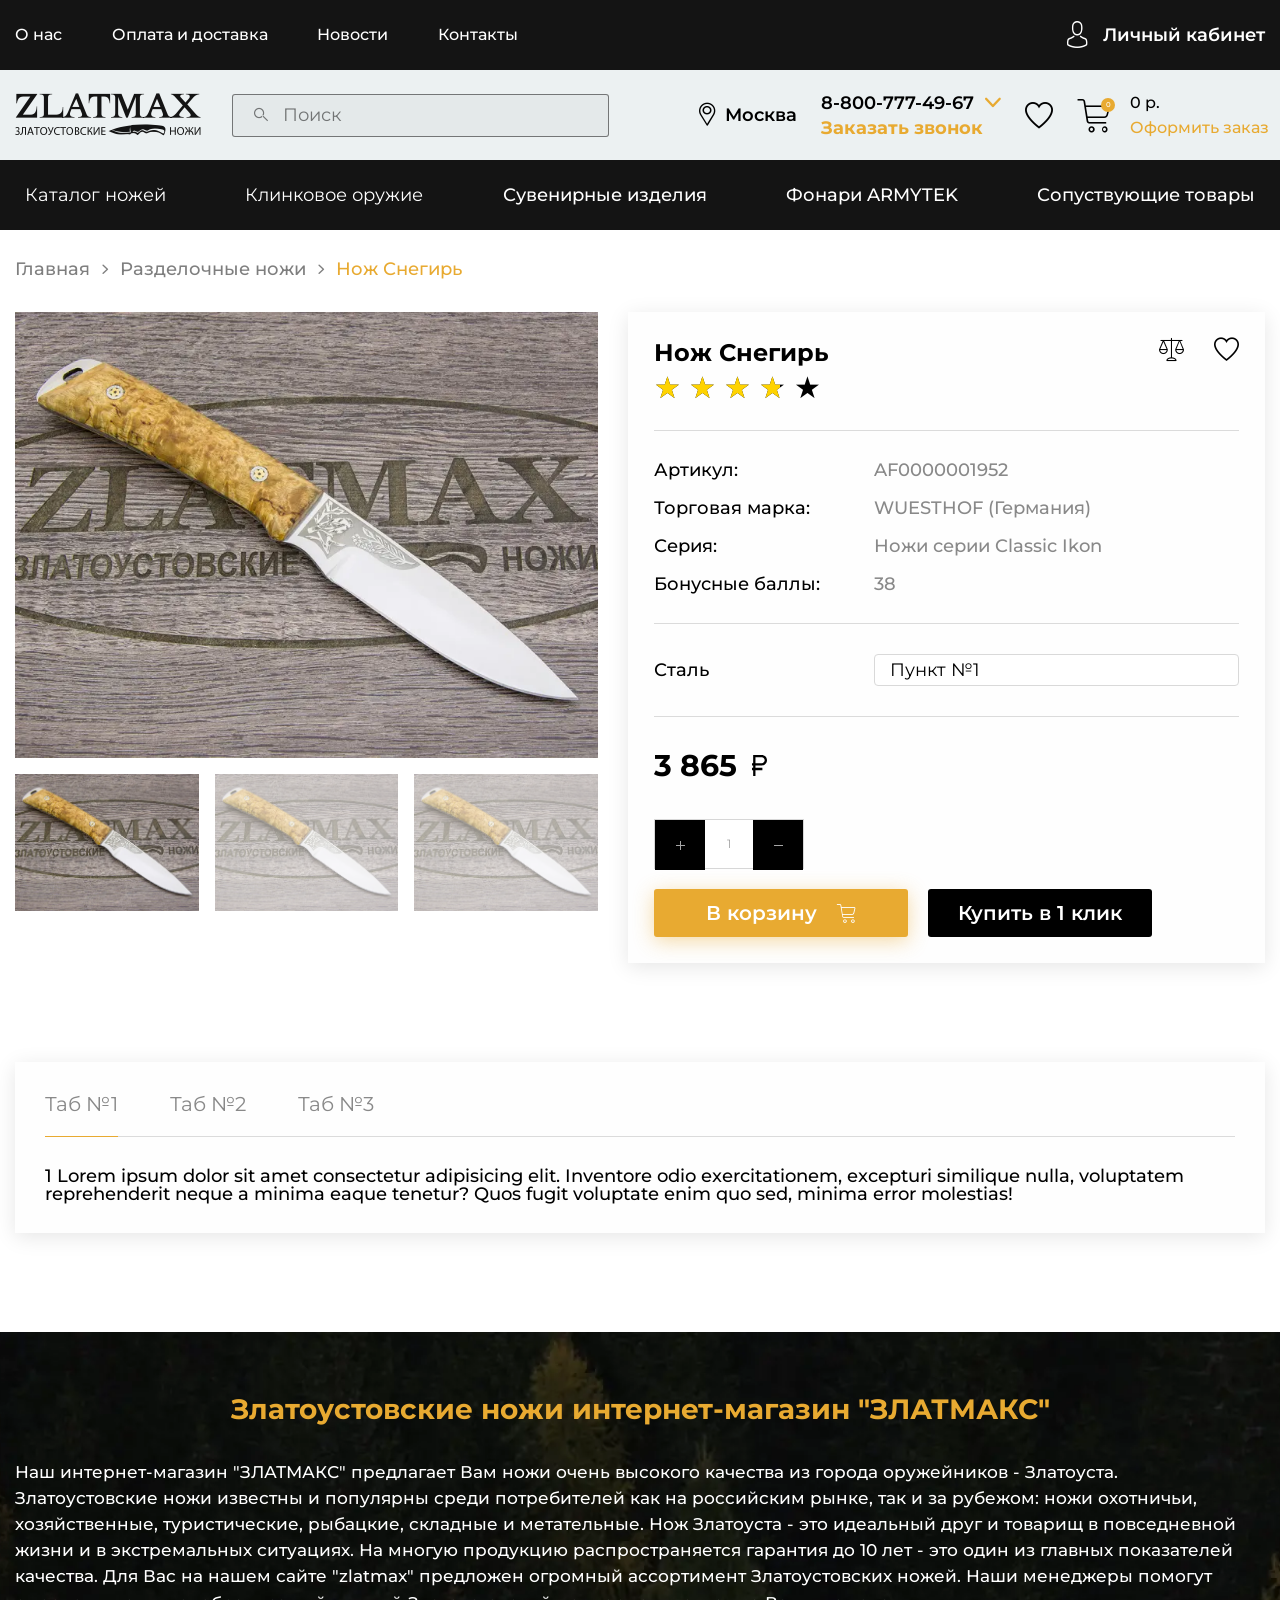
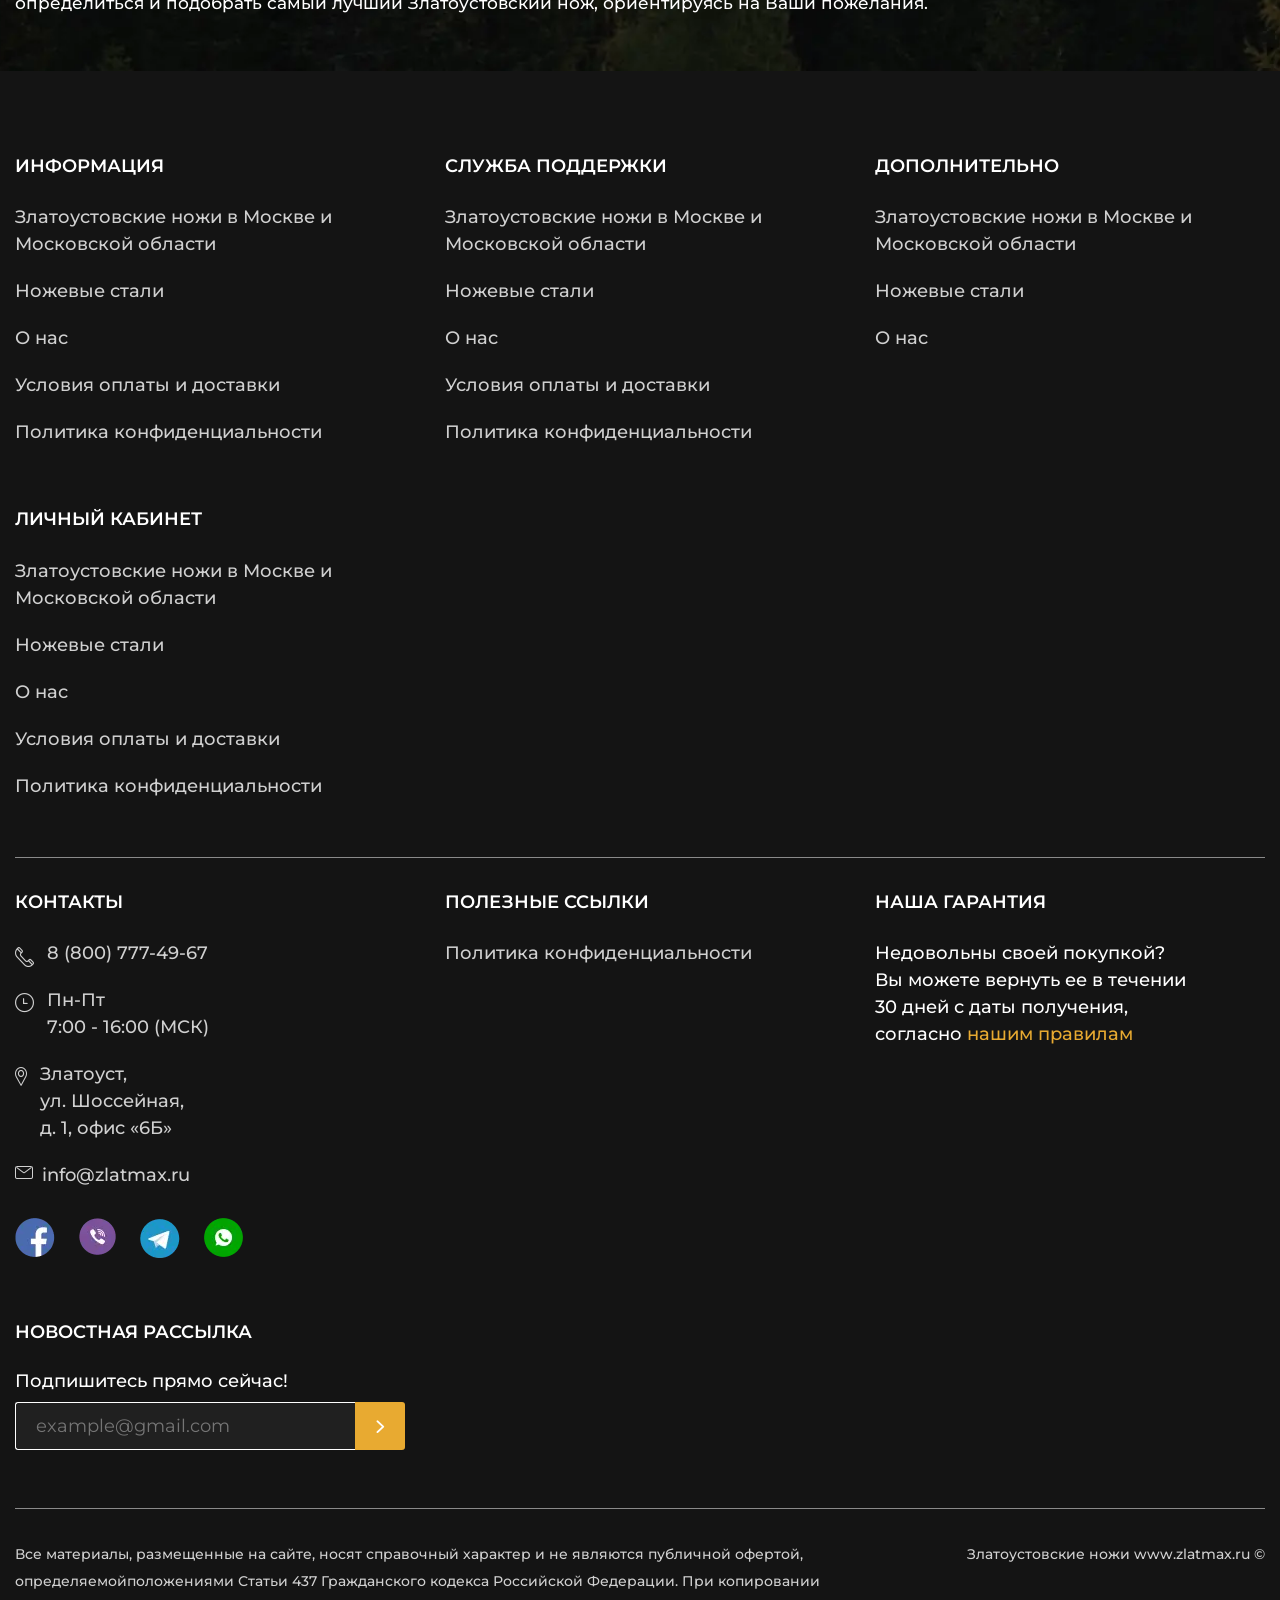
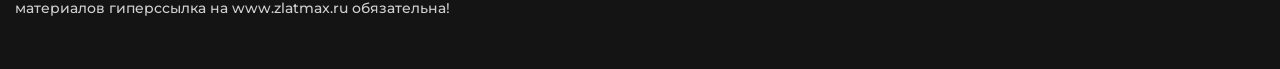
<file: product.html>
<!DOCTYPE html>
<html lang="ru">

<head>
	<title>Карточка товара</title>
	<meta charset="UTF-8">
	<meta name="format-detection" content="telephone=no">
	<link rel="stylesheet" href="css/style.min.css?_v=20230620090943">
	<link rel="shortcut icon" href="favicon.ico">
	<!-- <meta name="robots" content="noindex, nofollow"> -->
	<meta name="viewport" content="width=device-width, initial-scale=1.0">
</head>

<body>
	<div class="wrapper">
		<header class="header">
			<div class="header__top top-header">
				<div class="top-header__container">
					<nav class="top-header__menu menu-top-header">
						<ul data-da=".menu__body,991.98" class="menu-top-header__list">
							<li class="menu-top-header__item menu-top-header__item_catalog"><a href="" class="menu-top-header__link menu-top-header__link_catalog _icon-arrow-bottom">Каталог товаров</a></li>
							<li class="menu-top-header__item"><a href="" class="menu-top-header__link">О нас</a></li>
							<li class="menu-top-header__item"><a href="" class="menu-top-header__link">Оплата и доставка</a></li>
							<li class="menu-top-header__item"><a href="" class="menu-top-header__link">Новости</a></li>
							<li class="menu-top-header__item"><a href="" class="menu-top-header__link">Контакты</a></li>
						</ul>
					</nav>
					<a href="" class="top-header__user _icon-user"><span>Личный кабинет</span></a>
					<nav hidden class="menu">
						<button type="button" class="menu__icon icon-menu"><span></span></button>
						<div class="menu__body">
						</div>
					</nav>
				</div>
			</div>
			<div class="header__body body-header">
				<div class="body-header__container">
					<a href="" class="body-header__logo"></a>
					<div data-da=".catalog-header__container, 479.98" class="body-header__search">
						<form action="#" class="search-header">
							<button type="submit" class="search-header__button _icon-search"></button>
							<input autocomplete="off" type="text" name="form[]" data-error="Ошибка" placeholder="Поиск" class="search-header__input">
						</form>
					</div>
					<div class="body-header__actions actions-header">
						<a href="" class="actions-header__location _icon-location"><span>Москва</span></a>
						<div data-da=".top-header__container,991.98,first" class="actions-header__phones phones-header">
							<div data-spollers class="phones-header__items">
								<div class="phones-header__item">
									<a href="tel:88007774967" class="phones-header__phone"><span>8-800-777-49-67</span></a>
									<button type="button" data-spoller class="phones-header__arrow _icon-arrow-bottom"></button>
									<ul class="phones-header__list">
										<li><a href="tel:88007774968" class="phones-header__phone">8-800-777-49-68</a></li>
										<li><a href="tel:88007774969" class="phones-header__phone">8-800-777-49-69</a></li>
										<li><a href="tel:88007774970" class="phones-header__phone">8-800-777-49-70</a></li>
									</ul>
								</div>
							</div>
							<button type="button" data-popup="#callback" class="phones-header__callback">Заказать звонок</button>
						</div>
						<a href="" data-da=".top-header__container,991.98,2" class="actions-header__favorite _icon-favorite"></a>
						<a href="" data-da=".top-header__container,991.98,2" class="actions-header__cart cart-header">
							<div class="cart-header__icon _icon-cart"><span>0</span></div>
							<div class="cart-header__body">
								<div class="cart-header__summ">0 р.</div>
								<div class="cart-header__link">Оформить заказ</div>
							</div>
						</a>
					</div>
				</div>
			</div>
			<div class="header__catalog catalog-header">
				<div class="catalog-header__container">
					<nav class="catalog-header__menu menu-catalog">
						<button type="button" class="menu-catalog__back _icon-back">Назад</button>
						<ul class="menu-catalog__list">
							<li class="menu-catalog__item"><button data-parent="1" class="menu-catalog__link">Каталог ножей</button></li>
							<li class="menu-catalog__item"><button data-parent="2" class="menu-catalog__link">Клинковое оружие</button></li>
							<li class="menu-catalog__item"><a href="" class="menu-catalog__link">Сувенирные изделия</a></li>
							<li class="menu-catalog__item"><a href="" class="menu-catalog__link">Фонари ARMYTEK</a></li>
							<li class="menu-catalog__item"><a href="" class="menu-catalog__link">Сопуствующие товары</a></li>
						</ul>
						<div class="menu-catalog__sub-menu sub-menu-catalog">
							<button type="button" class="sub-menu-catalog__back _icon-back">Назад</button>
							<div class="sub-menu-catalog__container">
								<div hidden data-submenu="1" class="sub-menu-catalog__block">
									<div class="sub-menu-catalog__category">
										<a href="" class="sub-menu-catalog__link-category">Категория ножей</a>
									</div>
									<div class="sub-menu-catalog__category">
										<a href="" class="sub-menu-catalog__link-category">Производство ножей</a>
									</div>
									<div class="sub-menu-catalog__category">
										<a href="" class="sub-menu-catalog__link-category">Ножи по маркам стали</a>
									</div>
									<div class="sub-menu-catalog__category">
										<a href="" class="sub-menu-catalog__link-category">Заточка и полировка ножей</a>
									</div>
									<div class="sub-menu-catalog__category">
										<a href="" class="sub-menu-catalog__link-category">Ножевая мастерская</a>
									</div>
									<ul class="sub-menu-catalog__list">
										<li class="sub-menu-catalog__item"><a href="" class="sub-menu-catalog__link">Разделочные ножи</a></li>
										<li class="sub-menu-catalog__item"><a href="" class="sub-menu-catalog__link">Туристические ножи</a></li>
										<li class="sub-menu-catalog__item"><a href="" class="sub-menu-catalog__link">Ножи охотничьи</a></li>
										<li class="sub-menu-catalog__item"><a href="" class="sub-menu-catalog__link">Булатные ножи</a></li>
										<li class="sub-menu-catalog__item"><a href="" class="sub-menu-catalog__link">Ножи из дамаска</a></li>
										<li class="sub-menu-catalog__item"><a href="" class="sub-menu-catalog__link">Тактического назначения</a></li>
										<li class="sub-menu-catalog__item"><a href="" class="sub-menu-catalog__link">Метательные ножи</a></li>
										<li class="sub-menu-catalog__item"><a href="" class="sub-menu-catalog__link">Мачете и кукри</a></li>
										<li class="sub-menu-catalog__item"><a href="" class="sub-menu-catalog__link">Ножи кухонные</a></li>
									</ul>
									<ul class="sub-menu-catalog__list">
										<li class="sub-menu-catalog__item"><a href="" class="sub-menu-catalog__link">Ножи АИР</a></li>
										<li class="sub-menu-catalog__item"><a href="" class="sub-menu-catalog__link">Ножи ЗИК</a></li>
										<li class="sub-menu-catalog__item"><a href="" class="sub-menu-catalog__link">Ножи ЗЗОСС</a></li>
										<li class="sub-menu-catalog__item"><a href="" class="sub-menu-catalog__link">Ножи РОСоружие</a></li>
										<li class="sub-menu-catalog__item"><a href="" class="sub-menu-catalog__link">Ножи Оружейник</a></li>
										<li class="sub-menu-catalog__item"><a href="" class="sub-menu-catalog__link">Булат Сергея Баранова</a></li>
										<li class="sub-menu-catalog__item"><a href="" class="sub-menu-catalog__link">Булат Андрея Умерова</a></li>
										<li class="sub-menu-catalog__item"><a href="" class="sub-menu-catalog__link">Ножи Златко</a></li>
										<li class="sub-menu-catalog__item"><a href="" class="sub-menu-catalog__link">Ножи Стиль-М</a></li>
										<li class="sub-menu-catalog__item"><a href="" class="sub-menu-catalog__link">Оружейная компания</a></li>
									</ul>
									<ul class="sub-menu-catalog__list">
										<li class="sub-menu-catalog__item"><a href="" class="sub-menu-catalog__link">Ножи из стали 40х102С2М</a></li>
										<li class="sub-menu-catalog__item"><a href="" class="sub-menu-catalog__link">Ножи из стали 95х18</a></li>
										<li class="sub-menu-catalog__item"><a href="" class="sub-menu-catalog__link">Ножи из стали 100х13м</a></li>
										<li class="sub-menu-catalog__item"><a href="" class="sub-menu-catalog__link">Ножи из стали 110х18м-ШД</a></li>
										<li class="sub-menu-catalog__item"><a href="" class="sub-menu-catalog__link">Ножи из стали ЭИ-107 ТЦ</a></li>
										<li class="sub-menu-catalog__item"><a href="" class="sub-menu-catalog__link">Ножи из стали 50х14МФ</a></li>
										<li class="sub-menu-catalog__item"><a href="" class="sub-menu-catalog__link">Ножи из стали AUS-8</a></li>
										<li class="sub-menu-catalog__item"><a href="" class="sub-menu-catalog__link">Ножи из стали К340</a></li>
										<li class="sub-menu-catalog__item"><a href="" class="sub-menu-catalog__link">Ножи из стали M390</a></li>
										<li class="sub-menu-catalog__item"><a href="" class="sub-menu-catalog__link">Ножи из стали ЭП-766</a></li>
									</ul>
									<ul class="sub-menu-catalog__list">
										<li class="sub-menu-catalog__item"><a href="" class="sub-menu-catalog__link">Паста ГОИ</a></li>
										<li class="sub-menu-catalog__item"><a href="" class="sub-menu-catalog__link">Алмазная паста</a></li>
										<li class="sub-menu-catalog__item"><a href="" class="sub-menu-catalog__link">Бруски и камни для заточки</a></li>
										<li class="sub-menu-catalog__item"><a href="" class="sub-menu-catalog__link">Заточные системы</a></li>
									</ul>
									<ul class="sub-menu-catalog__list">
										<li class="sub-menu-catalog__item"><a href="" class="sub-menu-catalog__link">Ножевые клинки</a></li>
										<li class="sub-menu-catalog__item"><a href="" class="sub-menu-catalog__link">Заготовки для ножей</a></li>
										<li class="sub-menu-catalog__item"><a href="" class="sub-menu-catalog__link">Литье для ножей</a></li>
										<li class="sub-menu-catalog__item"><a href="" class="sub-menu-catalog__link">Материалы для рукоятей</a></li>
										<li class="sub-menu-catalog__item"><a href="" class="sub-menu-catalog__link">Уход за рукоятиями ножей</a></li>
									</ul>
									<div class="sub-menu-catalog__footer">
										<a href="" class="sub-menu-catalog__all">Смотреть все</a>
									</div>
									<div class="sub-menu-catalog__footer">
										<a href="" class="sub-menu-catalog__all">Смотреть все</a>
									</div>
									<div class="sub-menu-catalog__footer">
										<a href="" class="sub-menu-catalog__all">Смотреть все</a>
									</div>
									<div class="sub-menu-catalog__footer">
										<a href="" class="sub-menu-catalog__all">Смотреть все</a>
									</div>
									<div class="sub-menu-catalog__footer">
										<a href="" class="sub-menu-catalog__all">Смотреть все</a>
									</div>
								</div>
								<div hidden data-submenu="2" class="sub-menu-catalog__block">
									<div class="sub-menu-catalog__category">
										<a href="" class="sub-menu-catalog__link-category">Категория ножей</a>
									</div>
									<div class="sub-menu-catalog__category">
										<a href="" class="sub-menu-catalog__link-category">Производство ножей</a>
									</div>
									<div class="sub-menu-catalog__category">
										<a href="" class="sub-menu-catalog__link-category">Заточка и полировка ножей</a>
									</div>
									<ul class="sub-menu-catalog__list">
										<li class="sub-menu-catalog__item"><a href="" class="sub-menu-catalog__link">Разделочные ножи</a></li>
										<li class="sub-menu-catalog__item"><a href="" class="sub-menu-catalog__link">Туристические ножи</a></li>
										<li class="sub-menu-catalog__item"><a href="" class="sub-menu-catalog__link">Ножи охотничьи</a></li>
										<li class="sub-menu-catalog__item"><a href="" class="sub-menu-catalog__link">Булатные ножи</a></li>
										<li class="sub-menu-catalog__item"><a href="" class="sub-menu-catalog__link">Ножи из дамаска</a></li>
										<li class="sub-menu-catalog__item"><a href="" class="sub-menu-catalog__link">Тактического назначения</a></li>
										<li class="sub-menu-catalog__item"><a href="" class="sub-menu-catalog__link">Метательные ножи</a></li>
										<li class="sub-menu-catalog__item"><a href="" class="sub-menu-catalog__link">Мачете и кукри</a></li>
										<li class="sub-menu-catalog__item"><a href="" class="sub-menu-catalog__link">Ножи кухонные</a></li>
									</ul>
									<ul class="sub-menu-catalog__list">
										<li class="sub-menu-catalog__item"><a href="" class="sub-menu-catalog__link">Ножи АИР</a></li>
										<li class="sub-menu-catalog__item"><a href="" class="sub-menu-catalog__link">Ножи ЗИК</a></li>
										<li class="sub-menu-catalog__item"><a href="" class="sub-menu-catalog__link">Ножи ЗЗОСС</a></li>
										<li class="sub-menu-catalog__item"><a href="" class="sub-menu-catalog__link">Ножи РОСоружие</a></li>
										<li class="sub-menu-catalog__item"><a href="" class="sub-menu-catalog__link">Ножи Оружейник</a></li>
										<li class="sub-menu-catalog__item"><a href="" class="sub-menu-catalog__link">Булат Сергея Баранова</a></li>
										<li class="sub-menu-catalog__item"><a href="" class="sub-menu-catalog__link">Булат Андрея Умерова</a></li>
										<li class="sub-menu-catalog__item"><a href="" class="sub-menu-catalog__link">Ножи Златко</a></li>
										<li class="sub-menu-catalog__item"><a href="" class="sub-menu-catalog__link">Ножи Стиль-М</a></li>
										<li class="sub-menu-catalog__item"><a href="" class="sub-menu-catalog__link">Оружейная компания</a></li>
									</ul>
									<ul class="sub-menu-catalog__list">
										<li class="sub-menu-catalog__item"><a href="" class="sub-menu-catalog__link">Паста ГОИ</a></li>
										<li class="sub-menu-catalog__item"><a href="" class="sub-menu-catalog__link">Алмазная паста</a></li>
										<li class="sub-menu-catalog__item"><a href="" class="sub-menu-catalog__link">Бруски и камни для заточки</a></li>
										<li class="sub-menu-catalog__item"><a href="" class="sub-menu-catalog__link">Заточные системы</a></li>
									</ul>
									<div class="sub-menu-catalog__footer">
										<a href="" class="sub-menu-catalog__all">Смотреть все</a>
									</div>
									<div class="sub-menu-catalog__footer">
										<a href="" class="sub-menu-catalog__all">Смотреть все</a>
									</div>
									<div class="sub-menu-catalog__footer">
										<a href="" class="sub-menu-catalog__all">Смотреть все</a>
									</div>
								</div>
							</div>
						</div>
					</nav>
				</div>
			</div>
		</header>
		<main class="page page_inner">
			<div class="page__header">
				<div class="page__container">
					<nav class="page__breadcrumbs breadcrumbs">
						<ul class="breadcrumbs__list">
							<li class="breadcrumbs__item">
								<a href="" class="breadcrumbs__link">Главная</a>
							</li>
							<li class="breadcrumbs__item">
								<a href="" class="breadcrumbs__link">Разделочные ножи</a>
							</li>
							<li class="breadcrumbs__item">
								<span class="breadcrumbs__current">Нож Снегирь</span>
							</li>
						</ul>
					</nav>
				</div>
			</div>
			<div class="product">
				<div class="product__container">
					<div class="product__main main-product">
						<div class="main-product__images images-product">
							<div class="images-product__slider">
								<div class="images-product__swiper">
									<div class="images-product__slide-ibg">
										<picture><source srcset="img/phoduct/01.webp"type="image/webp"><img src="img/phoduct/01.jpg?_v=1687241383539" alt=""></picture>
									</div>
									<div class="images-product__slide-ibg">
										<picture><source srcset="img/phoduct/01.webp"type="image/webp"><img src="img/phoduct/01.jpg?_v=1687241383539" alt=""></picture>
									</div>
									<div class="images-product__slide-ibg">
										<picture><source srcset="img/phoduct/01.webp"type="image/webp"><img src="img/phoduct/01.jpg?_v=1687241383539" alt=""></picture>
									</div>
									<div class="images-product__slide-ibg">
										<picture><source srcset="img/phoduct/01.webp"type="image/webp"><img src="img/phoduct/01.jpg?_v=1687241383539" alt=""></picture>
									</div>
									<div class="images-product__slide-ibg">
										<picture><source srcset="img/phoduct/01.webp"type="image/webp"><img src="img/phoduct/01.jpg?_v=1687241383539" alt=""></picture>
									</div>
								</div>
							</div>
							<div class="images-product__thumbs thumbs-images">
								<div class="thumbs-images__swiper">
									<div class="thumbs-images__slide-ibg">
										<picture><source srcset="img/phoduct/01.webp"type="image/webp"><img src="img/phoduct/01.jpg?_v=1687241383539" alt=""></picture>
									</div>
									<div class="thumbs-images__slide-ibg">
										<picture><source srcset="img/phoduct/01.webp"type="image/webp"><img src="img/phoduct/01.jpg?_v=1687241383539" alt=""></picture>
									</div>
									<div class="thumbs-images__slide-ibg">
										<picture><source srcset="img/phoduct/01.webp"type="image/webp"><img src="img/phoduct/01.jpg?_v=1687241383539" alt=""></picture>
									</div>
									<div class="thumbs-images__slide-ibg">
										<picture><source srcset="img/phoduct/01.webp"type="image/webp"><img src="img/phoduct/01.jpg?_v=1687241383539" alt=""></picture>
									</div>
									<div class="thumbs-images__slide-ibg">
										<picture><source srcset="img/phoduct/01.webp"type="image/webp"><img src="img/phoduct/01.jpg?_v=1687241383539" alt=""></picture>
									</div>
								</div>
							</div>

						</div>
						<div class="main-product__body body-product">
							<div class="body-product__header header-product">
								<div class="header-product__line">
									<h1 class="header-product__title">Нож Снегирь</h1>
									<a href="" class="header-product__link _icon-compare"></a>
									<a href="" class="header-product__link _icon-favorite"></a>
								</div>
								<div class="header-product__rating rating">
									<div class="rating__body">
										<div class="rating__active"></div>
										<div class="rating__items">
											<input type="radio" class="rating__item" value="1" name="rating">
											<input type="radio" class="rating__item" value="2" name="rating">
											<input type="radio" class="rating__item" value="3" name="rating">
											<input type="radio" class="rating__item" value="4" name="rating">
											<input type="radio" class="rating__item" value="5" name="rating">
										</div>
									</div>
									<div class="rating__value">3.6</div>
								</div>
							</div>
							<div class="body-product__table table-product">
								<div class="table-product__label">Артикул:</div>
								<div class="table-product__value">AF0000001952</div>
								<div class="table-product__label">Торговая марка:</div>
								<div class="table-product__value">WUESTHOF (Германия)</div>
								<div class="table-product__label">Серия:</div>
								<div class="table-product__value">Ножи серии Classic Ikon</div>
								<div class="table-product__label">Бонусные баллы: </div>
								<div class="table-product__value">38</div>
							</div>
							<div class="body-product__options options-product">
								<div class="options-product__label">Сталь</div>
								<div class="options-product__value">
									<select name="form[]" class="form">
										<option value="1" selected>Пункт №1</option>
										<option value="2">Пункт №2</option>
										<option value="3">Пункт №3</option>
										<option value="4">Пункт №4</option>
									</select>
								</div>
							</div>
							<div class="body-product__actions actions-product">
								<div class="actions-product__price">3 865</div>
								<div class="actions-product__row">
									<div class="actions-product__quantity quantity">
										<button type="button" class="quantity__button quantity__button_plus"></button>
										<div class="quantity__input">
											<input autocomplete="off" type="text" name="form[]" value="1">
										</div>
										<button type="button" class="quantity__button quantity__button_minus"></button>
									</div>
									<div class="actions-product__buttons">
										<a href="" class="actions-product__cart button"><span class="_icon-cart">В корзину</span></a>
										<a href="" class="actions-product__button button button_black">Купить в 1 клик</a>
									</div>
								</div>
							</div>
						</div>
					</div>
					<div data-tabs="992" class="product__info product-info">
						<nav data-tabs-titles class="product-info__navigation">
							<button type="submit" class="product-info__title _tab-active">Таб №1</button>
							<button type="submit" class="product-info__title">Таб №2</button>
							<button type="submit" class="product-info__title">Таб №3</button>
						</nav>
						<div data-tabs-body class="product-info__content">
							<div class="product-info__body">
								1 Lorem ipsum dolor sit amet consectetur adipisicing elit. Inventore odio exercitationem, excepturi similique nulla, voluptatem reprehenderit neque a minima eaque tenetur? Quos fugit voluptate enim quo sed, minima error molestias!
							</div>
							<div class="product-info__body">
								2 Lorem ipsum dolor sit amet consectetur adipisicing elit. Inventore odio exercitationem, excepturi similique nulla, voluptatem reprehenderit neque a minima eaque tenetur? Quos fugit voluptate enim quo sed, minima error molestias!
							</div>
							<div class="product-info__body">
								3 Lorem ipsum dolor sit amet consectetur adipisicing elit. Inventore odio exercitationem, excepturi similique nulla, voluptatem reprehenderit neque a minima eaque tenetur? Quos fugit voluptate enim quo sed, minima error molestias!
							</div>
						</div>
					</div>
				</div>
			</div>
		</main>
		<footer class="footer">
			<section class="footer__text text-footer">
				<div class="text-footer__container">
					<h1 class="text-footer__title">Златоустовские ножи интернет-магазин "ЗЛАТМАКС"</h1>
					<div class="text-footer__text">Наш интернет-магазин "ЗЛАТМАКС" предлагает Вам ножи очень высокого качества из города оружейников - Златоуста. Златоустовские ножи известны и популярны среди потребителей как на российским рынке, так и за рубежом: ножи охотничьи, хозяйственные, туристические, рыбацкие, складные и метательные. Нож Златоуста - это идеальный друг и товарищ в повседневной жизни и в экстремальных ситуациях. На многую продукцию распространяется гарантия до 10 лет - это один из главных показателей качества. Для Вас на нашем сайте "zlatmax" предложен огромный ассортимент Златоустовских ножей. Наши менеджеры помогут определиться и подобрать самый лучший Златоустовский нож, ориентируясь на Ваши пожелания.</div>
				</div>
			</section>
			<div class="footer__container">
				<div class="footer__body body-footer">
					<div class="body-footer__row">
						<div class="body-footer__item item-footer">
							<div data-spollers="767.98" class="item-footer__spoller spoller-item-footer">
								<div class="spoller-item-footer__item">
									<button type="button" data-spoller class="spoller-item-footer__title">ИНФОРМАЦИЯ</button>
									<div class="spoller-item-footer__body">
										<nav class="menu-footer">
											<ul class="menu-footer__list">
												<li class="menu-footer__item">
													<a href="" class="menu-footer__link">Златоустовские ножи в Москве и Московской области</a>
												</li>
												<li class="menu-footer__item">
													<a href="" class="menu-footer__link">Ножевые стали</a>
												</li>
												<li class="menu-footer__item">
													<a href="" class="menu-footer__link">О нас</a>
												</li>
												<li class="menu-footer__item">
													<a href="" class="menu-footer__link">Условия оплаты и доставки</a>
												</li>
												<li class="menu-footer__item">
													<a href="" class="menu-footer__link">Политика конфиденциальности</a>
												</li>
											</ul>
										</nav>
									</div>
								</div>
							</div>
						</div>
						<div class="body-footer__item item-footer">
							<div data-spollers="767.98" class="item-footer__spoller spoller-item-footer">
								<div class="spoller-item-footer__item">
									<button type="button" data-spoller class="spoller-item-footer__title">СЛУЖБА ПОДДЕРЖКИ</button>
									<div class="spoller-item-footer__body">
										<nav class="menu-footer">
											<ul class="menu-footer__list">
												<li class="menu-footer__item">
													<a href="" class="menu-footer__link">Златоустовские ножи в Москве и Московской области</a>
												</li>
												<li class="menu-footer__item">
													<a href="" class="menu-footer__link">Ножевые стали</a>
												</li>
												<li class="menu-footer__item">
													<a href="" class="menu-footer__link">О нас</a>
												</li>
												<li class="menu-footer__item">
													<a href="" class="menu-footer__link">Условия оплаты и доставки</a>
												</li>
												<li class="menu-footer__item">
													<a href="" class="menu-footer__link">Политика конфиденциальности</a>
												</li>
											</ul>
										</nav>
									</div>
								</div>
							</div>
						</div>
						<div class="body-footer__item item-footer">
							<div data-spollers="767.98" class="item-footer__spoller spoller-item-footer">
								<div class="spoller-item-footer__item">
									<button type="button" data-spoller class="spoller-item-footer__title">ДОПОЛНИТЕЛЬНО</button>
									<div class="spoller-item-footer__body">
										<nav class="menu-footer">
											<ul class="menu-footer__list">
												<li class="menu-footer__item">
													<a href="" class="menu-footer__link">Златоустовские ножи в Москве и Московской области</a>
												</li>
												<li class="menu-footer__item">
													<a href="" class="menu-footer__link">Ножевые стали</a>
												</li>
												<li class="menu-footer__item">
													<a href="" class="menu-footer__link">О нас</a>
												</li>
											</ul>
										</nav>
									</div>
								</div>
							</div>
						</div>
						<div class="body-footer__item item-footer">
							<div data-spollers="767.98" class="item-footer__spoller spoller-item-footer">
								<div class="spoller-item-footer__item">
									<button type="button" data-spoller class="spoller-item-footer__title">ЛИЧНЫЙ КАБИНЕТ</button>
									<div class="spoller-item-footer__body">
										<nav class="menu-footer">
											<ul class="menu-footer__list">
												<li class="menu-footer__item">
													<a href="" class="menu-footer__link">Златоустовские ножи в Москве и Московской области</a>
												</li>
												<li class="menu-footer__item">
													<a href="" class="menu-footer__link">Ножевые стали</a>
												</li>
												<li class="menu-footer__item">
													<a href="" class="menu-footer__link">О нас</a>
												</li>
												<li class="menu-footer__item">
													<a href="" class="menu-footer__link">Условия оплаты и доставки</a>
												</li>
												<li class="menu-footer__item">
													<a href="" class="menu-footer__link">Политика конфиденциальности</a>
												</li>
											</ul>
										</nav>
									</div>
								</div>
							</div>
						</div>
					</div>
					<div class="body-footer__row">
						<div class="body-footer__item item-footer">
							<div data-spollers="767.98" class="item-footer__spoller spoller-item-footer">
								<div class="spoller-item-footer__item">
									<button type="button" data-spoller class="spoller-item-footer__title"> КОНТАКТЫ</button>
									<div class="spoller-item-footer__body">
										<nav class="menu-footer">
											<ul class="menu-footer__list">
												<li class="menu-footer__item">
													<a href="tel:88007774967" class="menu-footer__link _icon-footer-phone">8 (800) 777-49-67</a>
												</li>
												<li class="menu-footer__item _icon-footer-clock">
													<div>
														<p>Пн-Пт </p>
														<p>7:00 - 16:00 (МСК)</p>
													</div>
												</li>
												<li class="menu-footer__item _icon-footer-location">
													<div>
														<p>Златоуст, </p>
														<p>ул. Шоссейная, </p>
														<p>д. 1, офис «6Б»</p>
													</div>
												</li>
												<li class="menu-footer__item">
													<a href="mailto:info@zlatmax.ru" class="menu-footer__link _icon-footer-email">info@zlatmax.ru</a>
												</li>
											</ul>
										</nav>
										<ul class="social-footer">
											<li class="social-footer__item">
												<a href="" class="social-footer__link">
													<picture><source srcset="img/icons/social/facebook.webp"type="image/webp"><img src="img/icons/social/facebook.png?_v=1687241383539" alt=""></picture>
												</a>
											</li>
											<li class="social-footer__item">
												<a href="" class="social-footer__link">
													<picture><source srcset="img/icons/social/viber.webp"type="image/webp"><img src="img/icons/social/viber.png?_v=1687241383539" alt=""></picture>
												</a>
											</li>
											<li class="social-footer__item">
												<a href="" class="social-footer__link">
													<picture><source srcset="img/icons/social/telegram.webp"type="image/webp"><img src="img/icons/social/telegram.png?_v=1687241383539" alt=""></picture>
												</a>
											</li>
											<li class="social-footer__item">
												<a href="" class="social-footer__link">
													<picture><source srcset="img/icons/social/whatsapp.webp"type="image/webp"><img src="img/icons/social/whatsapp.png?_v=1687241383539" alt=""></picture>
												</a>
											</li>
										</ul>
									</div>
								</div>
							</div>
						</div>
						<div class="body-footer__item item-footer">
							<div data-spollers="767.98" class="item-footer__spoller spoller-item-footer">
								<div class="spoller-item-footer__item">
									<button type="button" data-spoller class="spoller-item-footer__title">ПОЛЕЗНЫЕ ССЫЛКИ</button>
									<div class="spoller-item-footer__body">
										<nav class="menu-footer">
											<ul class="menu-footer__list">
												<li class="menu-footer__item">
													<a href="" class="menu-footer__link">Политика конфиденциальности</a>
												</li>
											</ul>
										</nav>
									</div>
								</div>
							</div>
						</div>
						<div class="body-footer__item item-footer">
							<div data-spollers="767.98" class="item-footer__spoller spoller-item-footer">
								<div class="spoller-item-footer__item">
									<button type="button" data-spoller class="spoller-item-footer__title">НАША ГАРАНТИЯ</button>
									<div class="spoller-item-footer__body">
										<div class="spoller-item-footer__text">
											Недовольны своей покупкой?
											Вы можете вернуть ее в течении
											30 дней с даты получения,
											согласно <a href="">нашим правилам</a>
										</div>
									</div>
								</div>
							</div>
						</div>
						<div class="body-footer__item item-footer">
							<div data-spollers="767.98" class="item-footer__spoller spoller-item-footer">
								<div class="spoller-item-footer__item">
									<button type="button" data-spoller class="spoller-item-footer__title">НОВОСТНАЯ РАССЫЛКА</button>
									<form action="#" class="spoller-item-footer__body footer-subscribe">
										<label for="subscribe-input" class="footer-subscribe__label">Подпишитесь прямо сейчас!</label>
										<div class="footer-subscribe__line">
											<input id="subscribe-input" autocomplete="off" type="text" name="form[]" data-error="Ошибка" data-required="email" placeholder="example@gmail.com" class="footer-subscribe__input">
											<button type="submit" class="footer-subscribe__button _icon-arrow-bottom"></button>
										</div>
									</form>
								</div>
							</div>
						</div>
					</div>
					<div class="body-footer__bottom">
						<div class="body-footer__rules">
							Все материалы, размещенные на сайте, носят справочный характер и не являются
							публичной офертой, определяемойположениями Статьи 437 Гражданского кодекса Российской Федерации.
							При копировании материалов гиперссылка на www.zlatmax.ru обязательна!
						</div>
						<div class="body-footer__copy">
							Златоустовские ножи <span>www.zlatmax.ru ©</span>
						</div>
					</div>
				</div>
			</div>
		</footer>
	</div>
	<div id="callback" aria-hidden="true" class="popup">
		<div class="popup__wrapper">
			<div class="popup__content">
				<button data-close type="button" class="popup__close">Закрыть</button>
				<div class="popup__text">
					Тут будет форма
				</div>
			</div>
		</div>
	</div>
	<script src="js/app.min.js?_v=20230620090943"></script>
</body>

</html>
</file>
<file: css/style.min.css>
@charset "UTF-8";@import url(https://fonts.googleapis.com/css?family=Montserrat:500,600,700&display=swap);@font-face{font-family:icons;font-display:swap;src:url(../fonts/icons.woff2) format("woff2"),url(../fonts/icons.woff) format("woff");font-weight:400;font-style:normal}._spoller-init .spoller-item-footer__title::after,.body-header__logo,.breadcrumbs__link::after,.menu-catalog__link[data-parent]::before,.phones-header__phone::before,.products-slider__more::after,.select_control .select__value::before,[class*=_icon-]:before{font-family:icons;font-style:normal;font-weight:400;font-variant:normal;text-transform:none;line-height:1;-webkit-font-smoothing:antialiased;-moz-osx-font-smoothing:grayscale}[class*=_icon-]:before{display:block}._icon-arrow-bottom:before,.menu-catalog__link[data-parent]:before{content:"\e900"}._icon-cart:before{content:"\e901"}._icon-compare:before{content:"\e902"}._icon-favorite:before{content:"\e903"}._icon-footer-clock:before{content:"\e904"}._icon-footer-email:before{content:"\e905"}._icon-footer-location:before{content:"\e906"}._icon-footer-phone:before,.phones-header__phone:before{content:"\e907"}._icon-location:before{content:"\e908"}._icon-logo:before,.body-header__logo:before{content:"\e909"}._icon-search:before{content:"\e90a"}._icon-spoller-arrow:before{content:"\e90b"}._icon-user:before{content:"\e90c"}._icon-back:before{content:"\e90d"}*{padding:0;margin:0;border:0}*,:after,:before{-webkit-box-sizing:border-box;box-sizing:border-box}body,html{height:100%;min-width:320px}body{color:#000;line-height:1;font-family:Montserrat;font-size:1.125rem;-ms-text-size-adjust:100%;-moz-text-size-adjust:100%;-webkit-text-size-adjust:100%;-webkit-font-smoothing:antialiased;-moz-osx-font-smoothing:grayscale}button,input,textarea{font-family:Montserrat;font-size:inherit}button{cursor:pointer;color:inherit;background-color:inherit}a{color:inherit}a:link,a:visited{text-decoration:none}a:hover{text-decoration:none}ul li{list-style:none}img{vertical-align:top}h1,h2,h3,h4,h5,h6{font-weight:inherit;font-size:inherit}body{font-weight:500}.lock body{overflow:hidden;-ms-touch-action:none;touch-action:none}.wrapper{min-height:100%;display:-webkit-box;display:-ms-flexbox;display:flex;-webkit-box-orient:vertical;-webkit-box-direction:normal;-ms-flex-direction:column;flex-direction:column;overflow:hidden}.wrapper>main{-webkit-box-flex:1;-ms-flex:1 1 auto;flex:1 1 auto}.wrapper>*{min-width:0}[class*=__container]{max-width:99.375rem;-webkit-box-sizing:content-box;box-sizing:content-box;margin:0 auto;padding:0 .9375rem}.button{padding:0 0;display:inline-block;background:#e8aa31;-webkit-box-shadow:0 4px 20px rgba(232,170,49,.43);box-shadow:0 4px 20px rgba(232,170,49,.43);border-radius:3px;font-weight:600;font-size:1.25rem;text-align:center;color:#fff;padding:.5rem 3.25rem;line-height:1.6;-webkit-transition:-webkit-box-shadow .3s ease 0s;transition:-webkit-box-shadow .3s ease 0s;-o-transition:box-shadow .3s ease 0s;transition:box-shadow .3s ease 0s;transition:box-shadow .3s ease 0s,-webkit-box-shadow .3s ease 0s}.button_border{background-color:#fff;border:1px solid #e8aa31;color:#e8aa31;-webkit-box-shadow:none;box-shadow:none}.button_black{background-color:#000;color:#fff;-webkit-box-shadow:none;box-shadow:none;padding:.5rem 1.875rem}.checkbox{position:relative}.checkbox:not(:last-child){margin-bottom:.3125em}.checkbox__input{position:absolute;width:0;height:0;opacity:0}.checkbox__input:checked+.checkbox__label:after{-webkit-transform:scale(1);-ms-transform:scale(1);transform:scale(1)}.checkbox__label{cursor:pointer;display:-webkit-inline-box;display:-ms-inline-flexbox;display:inline-flex;-webkit-box-align:center;-ms-flex-align:center;align-items:center;position:relative;gap:10px}.checkbox__label:before{content:"";-ms-flex-item-align:start;align-self:flex-start;-webkit-box-flex:0;-ms-flex:0 0 1.25rem;flex:0 0 1.25rem;width:1.25rem;height:1.25rem;border:1px solid #e8aa31;border-radius:2px}.checkbox__label::after{content:"";-webkit-transition:all .3s ease 0s;-o-transition:all .3s ease 0s;transition:all .3s ease 0s;-webkit-transform:scale(0);-ms-transform:scale(0);transform:scale(0);position:absolute;width:1rem;border-radius:2px;height:1rem;top:2px;left:2px;background-color:#e8aa31}.checkbox__text small{color:#e8aa31}.select{position:relative}.select__body{position:relative}.select__title{color:inherit;text-align:left;border:1px solid #d9d9d9;background-color:#fff;cursor:pointer;width:100%;border-radius:4px}.select__value{display:-webkit-box;display:-ms-flexbox;display:flex;-webkit-box-align:center;-ms-flex-align:center;align-items:center;height:30px;padding:0 .9375rem;-webkit-box-pack:justify;-ms-flex-pack:justify;justify-content:space-between;-webkit-box-orient:horizontal;-webkit-box-direction:reverse;-ms-flex-direction:row-reverse;flex-direction:row-reverse}.select__value:before{content:"";-ms-flex-item-align:stretch;-ms-grid-row-align:stretch;align-self:stretch;-webkit-box-flex:0;-ms-flex:0 0 10px;flex:0 0 10px;-webkit-transition:all .3s ease 0s;-o-transition:all .3s ease 0s;transition:all .3s ease 0s;display:-webkit-box;display:-ms-flexbox;display:flex;-webkit-box-pack:center;-ms-flex-pack:center;justify-content:center;-webkit-box-align:center;-ms-flex-align:center;align-items:center}._select-open .select__value:before{-webkit-transform:rotate(-180deg);-ms-transform:rotate(-180deg);transform:rotate(-180deg)}.select__text{-webkit-box-flex:1;-ms-flex:1 1 auto;flex:1 1 auto}.select__input{width:100%;background-color:transparent;height:100%}.select__options{color:#000;position:absolute;top:29px;border-radius:0 0 4px 4px;min-width:100%;left:0;background-color:#fff;border-top:0;border:1px solid #d9d9d9;border-top:0;padding:10px 0 5px 0}.select__scroll{overflow-y:auto;overflow-x:hidden;max-height:200px}.select__option{width:100%;display:block;text-align:left;cursor:pointer;padding:5px 15px;color:inherit}.select__option._select-selected{background-color:#eee}.select__row{display:-webkit-inline-box;display:-ms-inline-flexbox;display:inline-flex;-webkit-box-align:center;-ms-flex-align:center;align-items:center}.select._select-open{z-index:5}.select_control .select__title{border:1px solid rgba(4,4,4,.3);border-radius:3px}.select_control .select__value{height:2.5rem;color:rgba(0,0,0,.5)}.select_control .select__value::before{font-size:.5rem;content:"\e900";margin-left:1.25em}.select_control .select__option{color:rgba(0,0,0,.5)}._select-tag{cursor:pointer}.rating{display:-webkit-box;display:-ms-flexbox;display:flex;-webkit-box-align:end;-ms-flex-align:end;align-items:flex-end;font-size:1.875rem;line-height:.75;-webkit-transition:opacity .3s ease 0s;-o-transition:opacity .3s ease 0s;transition:opacity .3s ease 0s}.rating.rating_sending{opacity:.2}.rating.rating_set .rating__active,.rating.rating_set .rating__item{cursor:pointer}.rating__body{letter-spacing:.2666666667em;position:relative}.rating__body::before{content:"★★★★★";display:block}.rating__active{position:absolute;width:0%;height:100%;top:0;left:0;overflow:hidden}.rating__active::before{content:"★★★★★";position:absolute;width:100%;height:100%;top:0;left:0;color:#ffd300}.rating__items{display:-webkit-box;display:-ms-flexbox;display:flex;position:absolute;width:100%;height:100%;top:0;left:0}.rating__item{-webkit-box-flex:0;-ms-flex:0 0 20%;flex:0 0 20%;height:100%;opacity:0}.rating__value{display:none;font-size:50%;line-height:1;padding:0 0 0 10px}.rating__info{color:#ababab;font-size:1rem}.quantity{width:150px;height:50px;display:-webkit-box;display:-ms-flexbox;display:flex;border:1px solid rgba(166,166,166,.45)}.quantity__button{-webkit-box-flex:0;-ms-flex:0 0 50px;flex:0 0 50px;height:3.125rem;position:relative;cursor:pointer;background-color:#000}.quantity__button::after,.quantity__button::before{content:"";position:absolute;top:50%;left:50%;-webkit-transition:all .3s ease 0s;-o-transition:all .3s ease 0s;transition:all .3s ease 0s;margin:0 0 0 -4.5px;background-color:#a6a6a6;width:9px;height:1px}.quantity__button_plus::before{-webkit-transform:rotate(-90deg);-ms-transform:rotate(-90deg);transform:rotate(-90deg)}.quantity__input{-webkit-box-flex:1;-ms-flex:1 1 auto;flex:1 1 auto}.quantity__input input{height:100%;color:#a6a6a6;font-size:12px;width:100%;text-align:center}.noUi-target,.noUi-target *{-webkit-touch-callout:none;-webkit-tap-highlight-color:transparent;-webkit-user-select:none;-ms-touch-action:none;touch-action:none;-ms-user-select:none;-moz-user-select:none;user-select:none;-webkit-box-sizing:border-box;box-sizing:border-box}.noUi-target{position:relative}.noUi-base,.noUi-connects{width:100%;height:100%;position:relative;z-index:1}.noUi-connects{overflow:hidden;z-index:0}.noUi-connect,.noUi-origin{will-change:transform;position:absolute;z-index:1;top:0;right:0;height:100%;width:100%;-ms-transform-origin:0 0;-webkit-transform-origin:0 0;-webkit-transform-style:preserve-3d;transform-origin:0 0;-webkit-transform-style:flat;transform-style:flat}.noUi-txt-dir-rtl.noUi-horizontal .noUi-origin{left:0;right:auto}.noUi-vertical .noUi-origin{top:-100%;width:0}.noUi-horizontal .noUi-origin{height:0}.noUi-handle{-webkit-backface-visibility:hidden;backface-visibility:hidden;position:absolute}.noUi-touch-area{height:100%;width:100%}.noUi-state-tap .noUi-connect,.noUi-state-tap .noUi-origin{-webkit-transition:-webkit-transform .3s;transition:-webkit-transform .3s;-o-transition:transform .3s;transition:transform .3s;transition:transform .3s,-webkit-transform .3s}.noUi-state-drag *{cursor:inherit!important}.noUi-horizontal{height:.0625rem;background-color:#e8aa31}.noUi-horizontal .noUi-handle{width:1.125rem;height:1.125rem;right:-.5625rem;top:-.5625rem;border-radius:50%}.noUi-vertical{width:18px}.noUi-vertical .noUi-handle{width:28px;height:34px;right:-6px;bottom:-17px}.noUi-txt-dir-rtl.noUi-horizontal .noUi-handle{left:-17px;right:auto}.noUi-target{background-color:#e8aa31}.noUi-connects{border-radius:3px}.noUi-connect{background-color:#141414}.noUi-draggable{cursor:ew-resize}.noUi-vertical .noUi-draggable{cursor:ns-resize}.noUi-handle{background:#e8aa31;-webkit-box-shadow:0 4px 20px rgba(232,170,49,.3);box-shadow:0 4px 20px rgba(232,170,49,.3)}.noUi-handle::before{content:"";position:absolute;background-color:#141414;width:.75rem;height:.75rem;border-radius:50%;top:.1875rem;left:.1875rem}[disabled] .noUi-connect{background:#b8b8b8}[disabled] .noUi-handle,[disabled].noUi-handle,[disabled].noUi-target{cursor:not-allowed}.noUi-pips,.noUi-pips *{-webkit-box-sizing:border-box;box-sizing:border-box}.noUi-pips{position:absolute;color:#999}.noUi-value{position:absolute;white-space:nowrap;text-align:center}.noUi-value-sub{color:#ccc;font-size:10px}.noUi-marker{position:absolute;background:#ccc}.noUi-marker-sub{background:#aaa}.noUi-marker-large{background:#aaa}.noUi-pips-horizontal{padding:10px 0;height:80px;top:100%;left:0;width:100%}.noUi-value-horizontal{-webkit-transform:translate(-50%,50%);-ms-transform:translate(-50%,50%);transform:translate(-50%,50%)}.noUi-rtl .noUi-value-horizontal{-webkit-transform:translate(50%,50%);-ms-transform:translate(50%,50%);transform:translate(50%,50%)}.noUi-marker-horizontal.noUi-marker{margin-left:-1px;width:2px;height:5px}.noUi-marker-horizontal.noUi-marker-sub{height:10px}.noUi-marker-horizontal.noUi-marker-large{height:15px}.noUi-pips-vertical{padding:0 10px;height:100%;top:0;left:100%}.noUi-value-vertical{-webkit-transform:translate(0,-50%);-ms-transform:translate(0,-50%);transform:translate(0,-50%);padding-left:25px}.noUi-rtl .noUi-value-vertical{-webkit-transform:translate(0,50%);-ms-transform:translate(0,50%);transform:translate(0,50%)}.noUi-marker-vertical.noUi-marker{width:5px;height:2px;margin-top:-1px}.noUi-marker-vertical.noUi-marker-sub{width:10px}.noUi-marker-vertical.noUi-marker-large{width:15px}.noUi-tooltip{display:block;position:absolute;border:1px solid #d9d9d9;border-radius:3px;background:#fff;color:#000;padding:5px;text-align:center;white-space:nowrap}.noUi-horizontal .noUi-tooltip{-webkit-transform:translate(-50%,0);-ms-transform:translate(-50%,0);transform:translate(-50%,0);left:50%;bottom:120%}.noUi-vertical .noUi-tooltip{-webkit-transform:translate(0,-50%);-ms-transform:translate(0,-50%);transform:translate(0,-50%);top:50%;right:120%}.noUi-horizontal .noUi-origin>.noUi-tooltip{-webkit-transform:translate(50%,0);-ms-transform:translate(50%,0);transform:translate(50%,0);left:auto;bottom:10px}.noUi-vertical .noUi-origin>.noUi-tooltip{-webkit-transform:translate(0,-18px);-ms-transform:translate(0,-18px);transform:translate(0,-18px);top:auto;right:28px}body::after{content:"";background-color:rgba(0,0,0,.5);position:fixed;width:100%;height:100%;top:0;left:0;opacity:0;-webkit-transition:opacity .8s ease 0s;-o-transition:opacity .8s ease 0s;transition:opacity .8s ease 0s;pointer-events:none}body.popup-show::after{opacity:1}.popup{position:fixed;top:0;left:0;bottom:0;right:0;z-index:100;padding:30px 10px;-webkit-transition:visibility .8s ease 0s;-o-transition:visibility .8s ease 0s;transition:visibility .8s ease 0s;visibility:hidden}.popup_show{visibility:visible;overflow:auto}.popup_show .popup__content{visibility:visible;-webkit-transform:scale(1);-ms-transform:scale(1);transform:scale(1)}.popup__wrapper{display:-webkit-box;display:-ms-flexbox;display:flex;-webkit-box-orient:vertical;-webkit-box-direction:normal;-ms-flex-direction:column;flex-direction:column;-webkit-box-align:center;-ms-flex-align:center;align-items:center;min-height:100%;-webkit-box-flex:1;-ms-flex:1 1 auto;flex:1 1 auto;width:100%;display:flex;-webkit-box-pack:center;-ms-flex-pack:center;justify-content:center;align-items:center}.popup__content{visibility:hidden;-webkit-transform:scale(0);-ms-transform:scale(0);transform:scale(0);-webkit-transition:-webkit-transform .3s ease 0s;transition:-webkit-transform .3s ease 0s;-o-transition:transform .3s ease 0s;transition:transform .3s ease 0s;transition:transform .3s ease 0s,-webkit-transform .3s ease 0s;background-color:#eee;padding:20px;width:100%;max-width:900px;border-radius:20px}.lock .popup__content{visibility:visible}[class*=-ibg]{position:relative}[class*=-ibg] img{position:absolute;width:100%;height:100%;top:0;left:0;-o-object-fit:cover;object-fit:cover}[class*=-ibg_contain] img{-o-object-fit:contain;object-fit:contain}.products-slider__title{letter-spacing:.05em;font-size:1.875rem;font-weight:700;line-height:1.5333333333}.products-slider__more{color:rgba(20,20,20,.58);-webkit-transition:color .3s ease 0s;-o-transition:color .3s ease 0s;transition:color .3s ease 0s;font-weight:600;font-size:1.125rem;display:-webkit-inline-box;display:-ms-inline-flexbox;display:inline-flex;-webkit-box-align:center;-ms-flex-align:center;align-items:center;gap:.8333333333em}.products-slider__more::after{content:"\e900";font-size:.3888888889em;-webkit-transform:rotate(-90deg);-ms-transform:rotate(-90deg);transform:rotate(-90deg);color:#e8aa31}.products-slider__slider{padding:.9375rem 1.25rem;margin:0 -1.25rem}.product-card{background-color:#fff;display:-ms-grid;display:grid;height:100%;-ms-grid-rows:auto 1fr;grid-template-rows:auto 1fr;-webkit-box-shadow:0 4px 20px rgba(0,0,0,.1);box-shadow:0 4px 20px rgba(0,0,0,.1);-webkit-transition:-webkit-box-shadow .3s ease 0s;transition:-webkit-box-shadow .3s ease 0s;-o-transition:box-shadow .3s ease 0s;transition:box-shadow .3s ease 0s;transition:box-shadow .3s ease 0s,-webkit-box-shadow .3s ease 0s;position:relative}.product-card__sale{position:absolute;top:1.25rem;left:0;color:#fff;background-color:#e8aa31;padding:.375rem 1.375rem;z-index:10;pointer-events:none}.product-card__item-image-ibg{display:block;padding-bottom:88.8888888889%}.product-card__body{padding:1.25rem;display:-webkit-box;display:-ms-flexbox;display:flex;-webkit-box-orient:vertical;-webkit-box-direction:normal;-ms-flex-direction:column;flex-direction:column}.product-card__title{-webkit-box-flex:1;-ms-flex:1 1 auto;flex:1 1 auto;font-weight:600;font-size:1.25rem;line-height:1.7}.product-card__title:not(:last-child){margin-bottom:.5em}.product-card__info:not(:last-child){margin-bottom:.9375em}.product-card__rating{-webkit-box-pack:justify;-ms-flex-pack:justify;justify-content:space-between}.product-card__rating:not(:last-child){margin-bottom:1.625rem}.product-card__footer{border-top:1px solid rgba(20,20,20,.5);padding:1.25rem 0;display:-webkit-box;display:-ms-flexbox;display:flex;-webkit-box-align:center;-ms-flex-align:center;align-items:center;gap:.9375rem}.product-card__price{-webkit-box-flex:1;-ms-flex:1 1 auto;flex:1 1 auto;font-weight:600;font-size:1.25rem;line-height:1.7}.product-card__compare,.product-card__favorite{font-size:1.5rem;-webkit-transition:color .3s ease 0s;-o-transition:color .3s ease 0s;transition:color .3s ease 0s}.product-card__favorite{font-size:1.5rem}.product-card__cart{width:100%}.product-card__cart span{display:-webkit-box;display:-ms-flexbox;display:flex;-webkit-box-orient:horizontal;-webkit-box-direction:reverse;-ms-flex-direction:row-reverse;flex-direction:row-reverse;-webkit-box-align:center;-ms-flex-align:center;align-items:center;-webkit-box-pack:center;-ms-flex-pack:center;justify-content:center}.product-card__cart span::before{margin:0 0 0 1rem}.info-product-card{color:#ababab;display:-webkit-box;display:-ms-flexbox;display:flex;-webkit-box-pack:justify;-ms-flex-pack:justify;justify-content:space-between;gap:.625rem;font-size:1rem}.info-product-card__materials{text-align:right}.dotts{display:-ms-grid;display:grid;grid-auto-flow:column;-webkit-box-pack:center;-ms-flex-pack:center;justify-content:center;margin:0 auto;overflow:hidden}.dotts .swiper-pagination-bullet{margin:0 .46875rem;cursor:pointer;height:1.875rem;width:1.125rem;position:relative;-webkit-transition:all .3s ease 0s;-o-transition:all .3s ease 0s;transition:all .3s ease 0s}.dotts .swiper-pagination-bullet::after{content:"";height:.125rem;position:absolute;width:100%;top:50%;-webkit-transform:translate(0,-50%);-ms-transform:translate(0,-50%);transform:translate(0,-50%);background-color:#898989}.dotts .swiper-pagination-bullet::before{content:"";background-color:#e8aa31;width:.625rem;height:.625rem;top:50%;left:0;border-radius:50%;-webkit-transform:translate(0,-50%);-ms-transform:translate(0,-50%);transform:translate(0,-50%);position:absolute;opacity:0}.dotts .swiper-pagination-bullet-active::after{background-color:#e8aa31}.dotts .swiper-pagination-bullet-active::before{opacity:1;-webkit-transition:left 3s linear 0s;-o-transition:left 3s linear 0s;transition:left 3s linear 0s;left:.5rem}.no-webp .products-new{background:url(../img/new-products/bg.jpg) bottom/cover no-repeat}.products-new{padding:2.8125rem 0 0 0;position:relative}.products-new::before{content:"";background-color:#fff;height:46px;position:absolute;right:0;top:0;width:53.6458333333%}.products-new__container{display:-ms-grid;display:grid;row-gap:40px}.products-new__section{position:relative;z-index:2}.products-new__title{font-weight:700;font-size:1.875rem;color:#fff;line-height:1.5333333333}.products-new__title:not(:last-child){margin-bottom:1em}.products-new__text{font-size:1.125rem;line-height:1.5;letter-spacing:.03em;color:rgba(255,255,255,.7)}.products-new__content{min-width:0}.products-new__dotts{position:relative;z-index:3}.link-arrow{display:-webkit-inline-box;display:-ms-inline-flexbox;display:inline-flex;-webkit-box-orient:horizontal;-webkit-box-direction:reverse;-ms-flex-direction:row-reverse;flex-direction:row-reverse;-webkit-box-align:center;-ms-flex-align:center;align-items:center;color:#e8aa31;font-weight:600;font-size:1.25rem}.link-arrow::before{margin:0 0 0 1em;-webkit-transform:rotate(-90deg);-ms-transform:rotate(-90deg);transform:rotate(-90deg);font-size:.5rem}.breadcrumbs{white-space:nowrap;overflow:auto;height:1.375rem}.breadcrumbs__list{display:-webkit-box;display:-ms-flexbox;display:flex}.breadcrumbs__link{opacity:.5;display:-webkit-box;display:-ms-flexbox;display:flex;-webkit-box-align:center;-ms-flex-align:center;align-items:center}.breadcrumbs__link::after{content:"\e900";-webkit-transform:rotate(-90deg);-ms-transform:rotate(-90deg);transform:rotate(-90deg);font-size:.375rem;margin:0 1.6666666667em}.breadcrumbs__current{color:#e8aa31}.title{font-weight:700;font-size:1.5rem;line-height:1.2083333333}.title:not(:last-child){margin-bottom:1.0416666667em}.pagging{display:-webkit-box;display:-ms-flexbox;display:flex;-webkit-box-pack:end;-ms-flex-pack:end;justify-content:flex-end;-webkit-box-align:center;-ms-flex-align:center;align-items:center}.pagging__arrow{color:#e8aa31}.pagging__arrow::before{font-size:.625rem;-webkit-transform:rotate(-90deg);-ms-transform:rotate(-90deg);transform:rotate(-90deg)}.pagging__arrow:disabled{color:rgba(0,0,0,.12)}.pagging__arrow_left{-webkit-transform:rotate(-180deg);-ms-transform:rotate(-180deg);transform:rotate(-180deg)}.pagging__list{display:-webkit-box;display:-ms-flexbox;display:flex;-webkit-box-align:center;-ms-flex-align:center;align-items:center;gap:.8125rem}.pagging__link{width:2.125rem;height:2.125rem;display:-webkit-box;display:-ms-flexbox;display:flex;-webkit-box-pack:center;-ms-flex-pack:center;justify-content:center;-webkit-box-align:center;-ms-flex-align:center;align-items:center;border-radius:50%}.pagging__link._active{background-color:#e8aa31;color:#fff}.top-header{background-color:#141414;color:#fff;padding:.625rem 0}.top-header__container{display:-webkit-box;display:-ms-flexbox;display:flex;-webkit-box-align:center;-ms-flex-align:center;align-items:center;gap:1.25rem;min-height:3.125rem}.top-header__menu{-webkit-box-flex:1;-ms-flex:1 1 auto;flex:1 1 auto}.top-header__user{position:relative;z-index:5;display:-webkit-inline-box;display:-ms-inline-flexbox;display:inline-flex;-webkit-box-align:center;-ms-flex-align:center;align-items:center;font-weight:600;line-height:1.2222222222;gap:.8333333333em}.top-header__user::before{font-size:1.75rem}.menu-top-header__list{display:-webkit-box;display:-ms-flexbox;display:flex;row-gap:5px}.menu-top-header__link{font-size:1rem;line-height:1.25}.menu-top-header__link_catalog{display:-webkit-box;display:-ms-flexbox;display:flex;-webkit-box-align:center;-ms-flex-align:center;align-items:center;-webkit-box-orient:horizontal;-webkit-box-direction:reverse;-ms-flex-direction:row-reverse;flex-direction:row-reverse;-webkit-box-pack:justify;-ms-flex-pack:justify;justify-content:space-between}.menu-top-header__link_catalog::before{-webkit-box-flex:0;-ms-flex:0 0 14px;flex:0 0 14px;height:14px;display:-webkit-box;display:-ms-flexbox;display:flex;-webkit-box-pack:center;-ms-flex-pack:center;justify-content:center;-webkit-box-align:center;-ms-flex-align:center;align-items:center;font-size:.5rem;-webkit-transform:translateY(-.125rem) rotate(-90deg);-ms-transform:translateY(-.125rem) rotate(-90deg);transform:translateY(-.125rem) rotate(-90deg)}.menu__body{left:-100%}.body-header{padding:.625rem 0;background-color:#ecf1f2}.body-header__container{display:-webkit-box;display:-ms-flexbox;display:flex;min-height:4.375rem;-webkit-box-align:center;-ms-flex-align:center;align-items:center}.body-header__logo{font-size:2.625rem;color:#141414}.body-header__search{-webkit-box-flex:1;-ms-flex:1 1 auto;flex:1 1 auto}.search-header{background-color:rgba(7,7,7,.03);border-radius:.1875rem;position:relative;border:1px solid rgba(4,4,4,.5)}.search-header__button{position:absolute;background-color:transparent;height:2.5625rem;width:2.5625rem;display:-webkit-box;display:-ms-flexbox;display:flex;-webkit-box-pack:center;-ms-flex-pack:center;justify-content:center;-webkit-box-align:center;-ms-flex-align:center;align-items:center;top:0;left:.5rem;font-size:.875rem;color:rgba(0,0,0,.5)}.search-header__input{width:100%;background-color:transparent;border-radius:.1875rem;height:2.5625rem;color:#000;padding:0 1.25rem 0 3.125rem}.search-header__input::-webkit-input-placeholder{color:rgba(0,0,0,.5)}.search-header__input::-moz-placeholder{color:rgba(0,0,0,.5)}.search-header__input:-ms-input-placeholder{color:rgba(0,0,0,.5)}.search-header__input::-ms-input-placeholder{color:rgba(0,0,0,.5)}.search-header__input::placeholder{color:rgba(0,0,0,.5)}.actions-header{display:-webkit-box;display:-ms-flexbox;display:flex;-webkit-box-align:center;-ms-flex-align:center;align-items:center}.actions-header__location{display:-webkit-inline-box;display:-ms-inline-flexbox;display:inline-flex;-webkit-box-align:center;-ms-flex-align:center;align-items:center;font-weight:600}.actions-header__location::before{font-size:1.5rem;margin:0 .4166666667em 0 0}.actions-header__favorite{position:relative;z-index:5;font-size:1.6875rem}.phones-header{position:relative;z-index:5}.phones-header__item{position:relative;display:-webkit-box;display:-ms-flexbox;display:flex}.phones-header__phone{font-weight:600;white-space:nowrap;line-height:1.2222222222}.phones-header__phone::before{display:none}.phones-header__arrow{color:#e8aa31;font-size:.625rem;-webkit-transition:-webkit-transform .3s ease 0s;transition:-webkit-transform .3s ease 0s;-o-transition:transform .3s ease 0s;transition:transform .3s ease 0s;transition:transform .3s ease 0s,-webkit-transform .3s ease 0s;margin:0 0 0 1.0625em}.phones-header__arrow._spoller-active{-webkit-transform:rotate(-180deg);-ms-transform:rotate(-180deg);transform:rotate(-180deg)}.phones-header__list{position:absolute;top:100%;width:100%;left:0;z-index:2;margin:.3125rem 0 0 0;border-radius:.625rem;background-color:#fff;padding:.9375rem;-webkit-box-shadow:0 0 5px rgba(0,0,0,.2);box-shadow:0 0 5px rgba(0,0,0,.2)}.phones-header__list li:not(:last-child){margin-bottom:.4444444444em}.phones-header__callback{margin:.1875rem 0 0 0;font-weight:700;line-height:1.2222222222;color:#e8aa31}.cart-header{display:-webkit-box;display:-ms-flexbox;display:flex;-webkit-box-align:center;-ms-flex-align:center;align-items:center;-webkit-column-gap:15px;-moz-column-gap:15px;column-gap:15px;position:relative;z-index:5}.cart-header__icon{-webkit-box-flex:0;-ms-flex:0 0 37px;flex:0 0 37px;font-size:2.1875rem;position:relative}.cart-header__icon span{position:absolute;width:.875rem;height:.875rem;background-color:#e8aa31;font-size:.4375rem;border-radius:50%;display:-webkit-box;display:-ms-flexbox;display:flex;top:0;right:0;color:#fff;-webkit-box-pack:center;-ms-flex-pack:center;justify-content:center;-webkit-box-align:center;-ms-flex-align:center;align-items:center}.cart-header__body{line-height:1.25;font-size:1rem;-webkit-box-flex:0;-ms-flex:0 0 auto;flex:0 0 auto}.cart-header__summ{font-weight:500}.cart-header__summ:not(:last-child){margin-bottom:.3125em}.cart-header__link{color:#e8aa31}.catalog-header{position:relative;background-color:#141414;color:#fff}.menu-catalog__list{display:-webkit-box;display:-ms-flexbox;display:flex;-webkit-column-gap:10px;-moz-column-gap:10px;column-gap:10px;-webkit-box-pack:justify;-ms-flex-pack:justify;justify-content:space-between}.menu-catalog__link{display:-webkit-box;display:-ms-flexbox;display:flex;position:relative;-webkit-transition:color .3s ease 0s;-o-transition:color .3s ease 0s;transition:color .3s ease 0s}.menu-catalog__link[data-parent]::before{display:none}.menu-catalog__link::after{content:"";opacity:0;visibility:hidden;position:absolute;bottom:0;left:.625rem;height:1px;background-color:#e8aa31;width:calc(100% - 1.25rem);-webkit-transition:all .3s ease 0s;-o-transition:all .3s ease 0s;transition:all .3s ease 0s}.menu-catalog__sub-menu{width:100%;left:0;top:100%;background-color:#141414}.menu-catalog__back{display:none}.sub-menu-catalog__back{display:none}.sub-menu-catalog__block{display:none}.sub-menu-catalog__block_1{-ms-grid-columns:(minmax(auto,20rem))[1];grid-template-columns:repeat(1,minmax(auto,20rem))}.sub-menu-catalog__block_2{-ms-grid-columns:(minmax(auto,20rem))[2];grid-template-columns:repeat(2,minmax(auto,20rem))}.sub-menu-catalog__block_3{-ms-grid-columns:(minmax(auto,20rem))[3];grid-template-columns:repeat(3,minmax(auto,20rem))}.sub-menu-catalog__block_4{-ms-grid-columns:(minmax(auto,20rem))[4];grid-template-columns:repeat(4,minmax(auto,20rem))}.sub-menu-catalog__block_5{-ms-grid-columns:(minmax(auto,20rem))[5];grid-template-columns:repeat(5,minmax(auto,20rem))}.sub-menu-catalog__block._sub-menu-open{display:-ms-grid;display:grid}.sub-menu-catalog__container{padding:0 .625rem}.sub-menu-catalog__category{font-size:1rem;line-height:1.25}.sub-menu-catalog__list{display:-webkit-box;display:-ms-flexbox;display:flex;-webkit-box-orient:vertical;-webkit-box-direction:normal;-ms-flex-direction:column;flex-direction:column;gap:20px;padding:1.875rem .9375rem 1.875rem 0;border-top:1px solid rgba(255,255,255,.3);border-bottom:1px solid rgba(255,255,255,.3)}.sub-menu-catalog__link{font-size:1rem;line-height:1.25}.sub-menu-catalog__footer{padding:1.875rem .9375rem 1.875rem 0}.sub-menu-catalog__all{font-size:1rem;color:#e8aa31}.block::before{content:"";width:50px;height:50px;background-color:orange}.footer{background-color:#141414}.no-webp .text-footer{background:url(../img/footer/bg.jpg) top/cover no-repeat}.text-footer__title{text-align:center;font-weight:700;color:#e8aa31;line-height:1.5333333333}.text-footer__title:not(:last-child){margin-bottom:1em}.text-footer__text{color:#fff;line-height:1.5}.body-footer{display:-ms-grid;display:grid}.body-footer__row{display:-ms-grid;display:grid;grid-template-columns:repeat(auto-fit,minmax(18.125rem,1fr));-webkit-column-gap:2.5rem;-moz-column-gap:2.5rem;column-gap:2.5rem}.body-footer__row:not(:last-child){padding:0 0 1.875rem 0;border-bottom:1px solid rgba(255,255,255,.5)}.body-footer__bottom{color:rgba(255,255,255,.8);font-size:.875rem;line-height:1.9285714286}.body-footer__rules{max-width:51.25rem}.body-footer__copy span{white-space:nowrap}.spoller-item-footer__title{text-transform:uppercase;color:#fff;font-weight:600;line-height:1.2222222222}._spoller-init .spoller-item-footer__title{display:-webkit-box;display:-ms-flexbox;display:flex;width:100%;-webkit-box-pack:justify;-ms-flex-pack:justify;justify-content:space-between;gap:.625rem}._spoller-init .spoller-item-footer__title::after{content:"\e900";font-size:.5rem;margin:.625em 0 0 0;-webkit-transition:-webkit-transform .3s ease 0s;transition:-webkit-transform .3s ease 0s;-o-transition:transform .3s ease 0s;transition:transform .3s ease 0s;transition:transform .3s ease 0s,-webkit-transform .3s ease 0s}._spoller-init .spoller-item-footer__title._spoller-active::after{-webkit-transform:rotate(-180deg);-ms-transform:rotate(-180deg);transform:rotate(-180deg)}.spoller-item-footer__text{max-width:20rem;line-height:1.5;color:#fff}.spoller-item-footer__text a{color:#e8aa31}.menu-footer__item{line-height:1.5;display:-webkit-box;display:-ms-flexbox;display:flex;color:rgba(255,255,255,.8)}.menu-footer__item:not(:last-child){margin-bottom:1.1111111111em}.menu-footer__item::before{font-size:1.1875rem;margin:.3333333333em .6666666667em 0 0}.menu-footer__link{display:-webkit-inline-box;display:-ms-inline-flexbox;display:inline-flex;line-height:1.5;color:rgba(255,255,255,.8)}.menu-footer__link::before{font-size:1.25rem;margin:.3333333333em .6666666667em 0 0}.menu-footer__link._icon-footer-email::before{font-size:.8125rem}.social-footer{display:-webkit-box;display:-ms-flexbox;display:flex;gap:1.5rem}.footer-subscribe__label{line-height:1.2222222222;display:block;color:#fff}.footer-subscribe__label:not(:last-child){margin-bottom:.5555555556em}.footer-subscribe__line{display:-webkit-box;display:-ms-flexbox;display:flex;position:relative}.footer-subscribe__line .form__error{position:absolute;bottom:-15px;font-size:.625rem;color:red}.footer-subscribe__input{background:rgba(255,255,255,.05);height:3rem;padding:0 1.25rem;color:#fff;width:100%;border-radius:.1875rem 0 0 .1875rem;border:1px solid #fff;border-right:none}.footer-subscribe__button{border-radius:0 .1875rem .1875rem 0;-webkit-box-flex:0;-ms-flex:0 0 50px;flex:0 0 50px;display:-webkit-box;display:-ms-flexbox;display:flex;-webkit-box-pack:center;-ms-flex-pack:center;justify-content:center;-webkit-box-align:center;-ms-flex-align:center;align-items:center;background-color:#e8aa31}.footer-subscribe__button::before{color:#fff;font-size:.5rem;-webkit-transform:rotate(-90deg);-ms-transform:rotate(-90deg);transform:rotate(-90deg)}.no-webp .main-block{background:url(../img/mainpage/main-block/bg.jpg) center/cover no-repeat}.main-block__body{display:-ms-grid;display:grid;-webkit-box-align:start;-ms-flex-align:start;align-items:start;row-gap:2.5rem}.main-block__slider{margin:0 -1.875rem;padding:0 1.875rem}.main-block__swiper:not(:last-child){margin-bottom:1.875rem}.controll-main-block{display:-ms-inline-grid;display:inline-grid;grid-auto-flow:column;-webkit-box-align:center;-ms-flex-align:center;align-items:center;gap:1.25rem}.controll-main-block__dotts{display:-ms-inline-grid;display:inline-grid;grid-auto-flow:column;gap:.9375rem;-webkit-transform:translate(0,10%);-ms-transform:translate(0,10%);transform:translate(0,10%)}.controll-main-block__dotts .swiper-pagination-bullet{cursor:pointer;height:1.875rem;width:1.125rem;position:relative;-webkit-transition:all .3s ease 0s;-o-transition:all .3s ease 0s;transition:all .3s ease 0s}.controll-main-block__dotts .swiper-pagination-bullet::after{content:"";height:.125rem;position:absolute;width:100%;top:50%;-webkit-transform:translate(0,-50%);-ms-transform:translate(0,-50%);transform:translate(0,-50%);background-color:#fff}.controll-main-block__dotts .swiper-pagination-bullet::before{content:"";background-color:#e8aa31;width:.625rem;height:.625rem;top:50%;left:0;border-radius:50%;-webkit-transform:translate(0,-50%);-ms-transform:translate(0,-50%);transform:translate(0,-50%);position:absolute;opacity:0}.controll-main-block__dotts .swiper-pagination-bullet-active{width:1.875rem}.controll-main-block__dotts .swiper-pagination-bullet-active::after{background-color:#e8aa31}.controll-main-block__dotts .swiper-pagination-bullet-active::before{opacity:1;-webkit-transition:left 3s linear 0s;-o-transition:left 3s linear 0s;transition:left 3s linear 0s;left:1.25rem}.fraction-controll{display:-webkit-box;display:-ms-flexbox;display:flex;color:#fff;-webkit-box-align:end;-ms-flex-align:end;align-items:flex-end;font-weight:600;letter-spacing:.2em}.fraction-controll__current{color:#e8aa31;font-size:1.5rem}.fraction-controll__all{font-size:1.125rem}.slide-main-block__content{color:#fff}.slide-main-block__title{font-weight:700;letter-spacing:.03em;line-height:1.2777777778}.slide-main-block__title:not(:last-child){margin-bottom:.4166666667em}.slide-main-block__sub-title{line-height:1.2777777778}.slide-main-block__sub-title:not(:last-child){margin-bottom:.8333333333em}.slide-main-block__text{color:rgba(255,255,255,.7);line-height:1.5}.media-main-block{display:-webkit-box;display:-ms-flexbox;display:flex;-webkit-box-pack:center;-ms-flex-pack:center;justify-content:center;-webkit-box-align:center;-ms-flex-align:center;align-items:center;padding:.9375rem}.media-main-block__body{position:relative}.media-main-block__image::before{content:"";width:94.2093541203%;padding-bottom:94.2093541203%;border:2px solid rgba(255,255,255,.5);border-radius:50%;position:absolute;bottom:3.5%;right:0;-webkit-transform:translate(30.9692671395%,0);-ms-transform:translate(30.9692671395%,0);transform:translate(30.9692671395%,0)}.media-main-block__image img{max-width:100%;position:relative;z-index:2}.media-main-block__tips{position:absolute;width:100%;height:100%;top:0;left:0;z-index:5}.media-main-block__tip{width:1.25rem;height:1.25rem;position:absolute;cursor:pointer;-webkit-transition:-webkit-transform .3s ease 0s;transition:-webkit-transform .3s ease 0s;-o-transition:transform .3s ease 0s;transition:transform .3s ease 0s;transition:transform .3s ease 0s,-webkit-transform .3s ease 0s}.media-main-block__tip::after,.media-main-block__tip::before{content:"";border-radius:50%;background-color:#e8aa31;position:absolute;width:100%;height:100%;top:0;left:0}.media-main-block__tip::after{opacity:.5;-webkit-transform:scale(1.6);-ms-transform:scale(1.6);transform:scale(1.6)}.media-main-block__tip span{position:relative;z-index:2;color:#fff;font-weight:600;font-size:1.25rem;position:absolute;width:100%;height:100%;top:0;left:0;display:-webkit-box;display:-ms-flexbox;display:flex;-webkit-box-pack:center;-ms-flex-pack:center;justify-content:center;-webkit-box-align:center;-ms-flex-align:center;align-items:center}.media-main-block__tip_1{top:37.2%;left:16.1073825503%}.media-main-block__tip_2{top:11.4%;right:2.9082774049%}.media-main-block__tip_3{bottom:23%;right:6.2639821029%}.advantages-main{display:-ms-grid;display:grid;-ms-grid-columns:(auto)[4];grid-template-columns:repeat(4,auto);gap:1.25rem;-webkit-box-pack:justify;-ms-flex-pack:justify;justify-content:space-between}.advantages-main__item{display:-ms-inline-grid;display:inline-grid;gap:1.0625rem;text-align:center;max-width:18.125rem;-ms-grid-rows:77px auto;grid-template-rows:77px auto}.advantages-main__icon{-ms-flex-item-align:center;-ms-grid-row-align:center;align-self:center}.advantages-main__text{color:#fff;font-weight:600;font-size:1.25rem;line-height:1.6}.catalog-cards__container{display:-ms-grid;display:grid;gap:1.875rem}.item-catalog-cards{overflow:hidden;-webkit-box-shadow:0 4px 20px rgba(0,0,0,.15);box-shadow:0 4px 20px rgba(0,0,0,.15);position:relative;min-height:18.125rem;-webkit-transition:-webkit-box-shadow .3s ease 0s;transition:-webkit-box-shadow .3s ease 0s;-o-transition:box-shadow .3s ease 0s;transition:box-shadow .3s ease 0s;transition:box-shadow .3s ease 0s,-webkit-box-shadow .3s ease 0s}.item-catalog-cards__body{position:relative;z-index:2}.item-catalog-cards__title:not(:last-child){margin-bottom:1.25em}.item-catalog-cards__link-title{font-weight:600;font-size:1.5rem;line-height:1.4166666667;display:inline-block}.item-catalog-cards__link-title::after{content:"";width:4.375rem;height:.125rem;display:block;margin:.9375rem 0 0 0;background-color:#e8aa31;-webkit-transition:width .8s ease 0s;-o-transition:width .8s ease 0s;transition:width .8s ease 0s}.item-catalog-cards__item{position:relative;padding:0 0 0 1.25rem}.item-catalog-cards__item::before{content:"";width:.375rem;height:.375rem;background-color:#e8aa31;border-radius:50%;position:absolute;left:0;top:.4444444444em}.item-catalog-cards__item:not(:last-child){margin-bottom:.625rem}.item-catalog-cards__link{font-size:1.125rem;line-height:1.3333333333}.item-catalog-cards__image{width:100%;text-align:right;display:-webkit-box;display:-ms-flexbox;display:flex;-webkit-box-pack:end;-ms-flex-pack:end;justify-content:flex-end;-webkit-box-align:end;-ms-flex-align:end;align-items:flex-end;-webkit-transform:translate(0,8%);-ms-transform:translate(0,8%);transform:translate(0,8%)}.item-catalog-cards__image img{max-width:100%}.hits-products_no-top{padding-top:0}.sale-products_no-bottom{padding-bottom:0}.articles-module__title{letter-spacing:.05em;font-size:1.875rem;font-weight:700;line-height:1.5333333333}.articles-module__title:not(:last-child){margin-bottom:1em}.articles-module__items{display:-ms-grid;display:grid;gap:1.875rem;grid-template-columns:repeat(auto-fit,minmax(18.125rem,1fr))}.item-article{background-color:#fff;-webkit-box-shadow:0 4px 20px rgba(0,0,0,.1);box-shadow:0 4px 20px rgba(0,0,0,.1);display:-webkit-box;display:-ms-flexbox;display:flex;-webkit-box-orient:vertical;-webkit-box-direction:normal;-ms-flex-direction:column;flex-direction:column;height:100%;-webkit-transition:-webkit-box-shadow .3s ease 0s;transition:-webkit-box-shadow .3s ease 0s;-o-transition:box-shadow .3s ease 0s;transition:box-shadow .3s ease 0s;transition:box-shadow .3s ease 0s,-webkit-box-shadow .3s ease 0s}.item-article__image-ibg{padding-bottom:53.1914893617%}.item-article__body{-webkit-box-flex:1;-ms-flex:1 1 auto;flex:1 1 auto;display:-webkit-box;display:-ms-flexbox;display:flex;-webkit-box-orient:vertical;-webkit-box-direction:normal;-ms-flex-direction:column;flex-direction:column}.item-article__title{-webkit-box-flex:1;-ms-flex:1 1 auto;flex:1 1 auto}.item-article__title:not(:last-child){margin-bottom:.8em}.item-article__link-title{font-weight:600;font-size:1.25rem;line-height:1.7}.item-article__date{color:#ababab;font-size:1rem;line-height:1.5}.products-block__container{display:-ms-grid;display:grid;gap:1.875rem}.product-block{overflow:hidden;-webkit-box-shadow:0 4px 20px rgba(0,0,0,.15);box-shadow:0 4px 20px rgba(0,0,0,.15);position:relative;min-height:18.125rem;-webkit-transition:-webkit-box-shadow .3s ease 0s;transition:-webkit-box-shadow .3s ease 0s;-o-transition:box-shadow .3s ease 0s;transition:box-shadow .3s ease 0s;transition:box-shadow .3s ease 0s,-webkit-box-shadow .3s ease 0s}.product-block__body{position:relative;z-index:2}.product-block__title:not(:last-child){margin-bottom:1.25em}.product-block__text{font-size:1.125rem;line-height:1.5}.product-block__text:not(:last-child){margin-bottom:2.5555555556em}.product-block__link-title{font-weight:600;font-size:1.5rem;line-height:1.4166666667;display:inline-block}.product-block__link-title::after{content:"";width:4.375rem;height:.125rem;display:block;margin:.9375rem 0 0 0;background-color:#e8aa31;-webkit-transition:width .8s ease 0s;-o-transition:width .8s ease 0s;transition:width .8s ease 0s}.product-block__image{width:100%;text-align:right;display:-webkit-box;display:-ms-flexbox;display:flex;-webkit-box-pack:end;-ms-flex-pack:end;justify-content:flex-end;-webkit-box-align:end;-ms-flex-align:end;align-items:flex-end;-webkit-transform:translate(0,8%);-ms-transform:translate(0,8%);transform:translate(0,8%)}.product-block__image img{max-width:100%}.catalog__body{display:-ms-grid;display:grid;-webkit-box-align:start;-ms-flex-align:start;align-items:start;gap:1.875rem}.catalog__control{display:-webkit-box;display:-ms-flexbox;display:flex;-webkit-box-pack:end;-ms-flex-pack:end;justify-content:flex-end}.catalog__control:not(:last-child){margin-bottom:1.25rem}.catalog__products{display:-ms-grid;display:grid;gap:1.875rem;grid-template-columns:repeat(auto-fit,minmax(18.125rem,1fr))}.catalog__footer{display:-webkit-box;display:-ms-flexbox;display:flex;-webkit-box-pack:justify;-ms-flex-pack:justify;justify-content:space-between;gap:1.25rem}.filter-catalog{background:#fefefe;-webkit-box-shadow:0 4px 20px rgba(0,0,0,.1);box-shadow:0 4px 20px rgba(0,0,0,.1)}.filter-catalog__title{width:100%;background-color:#141414;font-weight:700;font-size:1.25rem;line-height:1.2;padding:1.25rem 1.875rem;color:#fff}.price-filter{padding:1.875rem}.price-filter__title{display:-webkit-box;display:-ms-flexbox;display:flex;-webkit-box-pack:justify;-ms-flex-pack:justify;justify-content:space-between;-webkit-box-align:center;-ms-flex-align:center;align-items:center;-webkit-box-orient:horizontal;-webkit-box-direction:reverse;-ms-flex-direction:row-reverse;flex-direction:row-reverse;width:100%}.price-filter__title::before{color:#e8aa31;font-size:.5rem;-webkit-transform:rotate(-180deg);-ms-transform:rotate(-180deg);transform:rotate(-180deg);-webkit-transition:-webkit-transform .3s ease 0s;transition:-webkit-transform .3s ease 0s;-o-transition:transform .3s ease 0s;transition:transform .3s ease 0s;transition:transform .3s ease 0s,-webkit-transform .3s ease 0s}.price-filter__title._spoller-active::before{-webkit-transform:rotate(0);-ms-transform:rotate(0);transform:rotate(0)}.price-filter__body{padding:1.875rem 0 0 0}.price-filter__inputs{display:-webkit-box;display:-ms-flexbox;display:flex;border:1px solid #cbcbcb;border-radius:.1875rem;overflow:hidden}.price-filter__inputs:not(:last-child){margin-bottom:3.75rem}.price-filter__input{width:50%;height:2.625rem;text-align:center;padding:0 .9375rem}.price-filter__input:not(:last-child){border-right:1px solid #cbcbcb}.item-filter-catalog__title{background-color:#141414;width:100%;color:#fff;padding:.8125rem 1.875rem;display:-webkit-box;display:-ms-flexbox;display:flex;-webkit-box-pack:justify;-ms-flex-pack:justify;justify-content:space-between;-webkit-box-align:center;-ms-flex-align:center;align-items:center;-webkit-box-orient:horizontal;-webkit-box-direction:reverse;-ms-flex-direction:row-reverse;flex-direction:row-reverse}.item-filter-catalog__title::before{color:#e8aa31;font-size:.5rem;-webkit-transform:rotate(-180deg);-ms-transform:rotate(-180deg);transform:rotate(-180deg);-webkit-transition:-webkit-transform .3s ease 0s;transition:-webkit-transform .3s ease 0s;-o-transition:transform .3s ease 0s;transition:transform .3s ease 0s;transition:transform .3s ease 0s,-webkit-transform .3s ease 0s}.item-filter-catalog__title._spoller-active::before{-webkit-transform:rotate(0);-ms-transform:rotate(0);transform:rotate(0)}.item-filter-catalog__body{padding:1.875rem}.item-filter-catalog__checkbox:not(:last-child){margin-bottom:1.375rem}.main-product{display:-ms-grid;display:grid;-webkit-box-align:start;-ms-flex-align:start;align-items:start}.images-product{display:-ms-grid;display:grid;gap:1rem}.images-product__slide-ibg{padding-bottom:76.525198939%}.thumbs-images__slide-ibg{cursor:pointer;opacity:.5;-webkit-transition:all .3s ease 0s;-o-transition:all .3s ease 0s;transition:all .3s ease 0s;padding-bottom:23.474801061%}.thumbs-images__slide-ibg.swiper-slide-thumb-active{opacity:1}.body-product{background:#fefefe;-webkit-box-shadow:0 4px 20px rgba(0,0,0,.1);box-shadow:0 4px 20px rgba(0,0,0,.1)}.body-product__header{border-bottom:1px solid rgba(20,20,20,.15);padding:0 0 1.875rem 0}.body-product__table{border-bottom:1px solid rgba(20,20,20,.15);padding:1.875rem 0}.body-product__options{border-bottom:1px solid rgba(20,20,20,.15);padding:1.875rem 0}.body-product__actions{padding:1.875rem 0 0 0}.header-product__line{-webkit-column-gap:1.875rem;-moz-column-gap:1.875rem;column-gap:1.875rem;row-gap:.9375rem;display:-webkit-box;display:-ms-flexbox;display:flex}.header-product__line:not(:last-child){margin-bottom:.625rem}.header-product__title{font-size:1.5rem;font-weight:700;line-height:1.2083333333;-webkit-box-flex:1;-ms-flex:1 1 100%;flex:1 1 100%}.header-product__link{font-size:1.5rem}.table-product{display:-ms-grid;display:grid;gap:1.25rem}.table-product__value{color:rgba(20,20,20,.5)}.options-product{display:-ms-grid;display:grid;gap:1.25rem}.options-product__label{-ms-flex-item-align:center;-ms-grid-row-align:center;align-self:center}.actions-product__price{font-size:1.875rem;font-weight:700;display:inline-block;line-height:1.2333333333;background:url(../img/icons/rub.svg) right no-repeat;padding:0 1.875rem 0 0}.actions-product__price:not(:last-child){margin-bottom:1.1666666667em}.actions-product__row{display:-webkit-box;display:-ms-flexbox;display:flex;gap:1.25rem}.actions-product__buttons{-webkit-box-flex:1;-ms-flex:1 1 auto;flex:1 1 auto;display:-webkit-box;display:-ms-flexbox;display:flex;-ms-flex-wrap:wrap;flex-wrap:wrap;gap:1.25rem}.actions-product__cart span{display:-webkit-box;display:-ms-flexbox;display:flex;-webkit-box-align:center;-ms-flex-align:center;align-items:center;-webkit-box-orient:horizontal;-webkit-box-direction:reverse;-ms-flex-direction:row-reverse;flex-direction:row-reverse}.actions-product__cart span::before{margin:0 0 0 1.25rem}.product-info{background:#fefefe;-webkit-box-shadow:0 4px 20px rgba(0,0,0,.1);box-shadow:0 4px 20px rgba(0,0,0,.1);padding:.625rem 1.875rem 1.875rem 1.875rem}.product-info__navigation{display:-webkit-box;display:-ms-flexbox;display:flex;-webkit-box-pack:start;-ms-flex-pack:start;justify-content:flex-start;border-bottom:1px solid rgba(20,20,20,.15)}._tab-spoller .product-info__navigation{display:none}.product-info__title{font-size:1.25rem;padding:1.25rem 0;line-height:1.2;color:rgba(20,20,20,.5);position:relative}._tab-spoller .product-info__title{width:100%}.product-info__title._tab-active::after{content:"";position:absolute;width:100%;height:1px;bottom:-1px;left:0;background-color:#e8aa31}.product-info__content{padding:1.875rem 0 0 0}._tab-spoller .product-info__body{padding:1.875rem 0}.page_inner{padding-top:1.875rem}.page__header{margin-bottom:1.875rem}.tippy-box[data-animation=fade][data-state=hidden]{opacity:0}[data-tippy-root]{max-width:calc(100vw - 10px)}.tippy-box{position:relative;background-color:#333;color:#fff;border-radius:4px;font-size:14px;line-height:1.4;outline:0;-webkit-transition-property:visibility,opacity,-webkit-transform;transition-property:visibility,opacity,-webkit-transform;-o-transition-property:transform,visibility,opacity;transition-property:transform,visibility,opacity;transition-property:transform,visibility,opacity,-webkit-transform}.tippy-box[data-placement^=top]>.tippy-arrow{bottom:0}.tippy-box[data-placement^=top]>.tippy-arrow:before{bottom:-7px;left:0;border-width:8px 8px 0;border-top-color:initial;-webkit-transform-origin:center top;-ms-transform-origin:center top;transform-origin:center top}.tippy-box[data-placement^=bottom]>.tippy-arrow{top:0}.tippy-box[data-placement^=bottom]>.tippy-arrow:before{top:-7px;left:0;border-width:0 8px 8px;border-bottom-color:initial;-webkit-transform-origin:center bottom;-ms-transform-origin:center bottom;transform-origin:center bottom}.tippy-box[data-placement^=left]>.tippy-arrow{right:0}.tippy-box[data-placement^=left]>.tippy-arrow:before{border-width:8px 0 8px 8px;border-left-color:initial;right:-7px;-webkit-transform-origin:center left;-ms-transform-origin:center left;transform-origin:center left}.tippy-box[data-placement^=right]>.tippy-arrow{left:0}.tippy-box[data-placement^=right]>.tippy-arrow:before{left:-7px;border-width:8px 8px 8px 0;border-right-color:initial;-webkit-transform-origin:center right;-ms-transform-origin:center right;transform-origin:center right}.tippy-box[data-inertia][data-state=visible]{-webkit-transition-timing-function:cubic-bezier(.54,1.5,.38,1.11);-o-transition-timing-function:cubic-bezier(.54,1.5,.38,1.11);transition-timing-function:cubic-bezier(.54,1.5,.38,1.11)}.tippy-arrow{width:16px;height:16px;color:#333}.tippy-arrow:before{content:"";position:absolute;border-color:transparent;border-style:solid}.tippy-content{position:relative;padding:5px 9px;z-index:1}.swiper{overflow:hidden}.swiper-wrapper{width:100%;height:100%;-webkit-box-sizing:content-box;box-sizing:content-box;display:-webkit-box;display:-ms-flexbox;display:flex;position:relative}.swiper-vertical .swiper-wrapper{-webkit-box-orient:vertical;-webkit-box-direction:normal;-ms-flex-direction:column;flex-direction:column}.swiper-autoheight .swiper-wrapper{-webkit-box-align:start;-ms-flex-align:start;align-items:flex-start}.swiper-initialized .swiper-slide{-ms-flex-negative:0;flex-shrink:0}.swiper-android .swiper-slide,.swiper-android .swiper-wrapper{-webkit-transform:translate3d(0,0,0);transform:translate3d(0,0,0)}.swiper-button-lock{display:none!important}@media (min-width:29.99875em) and (min-width:101.25em){.body-header__search{padding-left:9.875rem}}@media (min-width:29.99875em){.catalog-cards__container{grid-template-columns:repeat(auto-fit,minmax(25rem,1fr))}.item-catalog-cards__image{position:absolute;height:100%;top:0;right:0}.products-block__container{grid-template-columns:repeat(auto-fit,minmax(37.5rem,1fr))}}@media (min-width:44.375em){.product-block__text{max-width:16.5625rem}.product-block__image{position:absolute;height:100%;top:0;right:0}}@media (min-width:47.99875em){.products-slider__header{display:-webkit-box;display:-ms-flexbox;display:flex;-webkit-box-align:center;-ms-flex-align:center;align-items:center;-webkit-box-pack:justify;-ms-flex-pack:justify;justify-content:space-between;gap:1.25rem}.table-product{-ms-grid-columns:12.5rem 1fr;grid-template-columns:12.5rem 1fr}.options-product{-ms-grid-columns:12.5rem 1fr;grid-template-columns:12.5rem 1fr}}@media (min-width:61.99875em){.products-new__container{-ms-grid-columns:25rem 1fr;grid-template-columns:25rem 1fr;-webkit-box-align:start;-ms-flex-align:start;align-items:start}.products-new__content{padding:2.3125rem 0 0 0}.menu-top-header__item_catalog{display:none}.body-header__search{padding-right:1.25rem}.search-header{max-width:23.5625rem}.menu-catalog__link{-webkit-box-pack:center;-ms-flex-pack:center;justify-content:center;-webkit-box-align:center;-ms-flex-align:center;align-items:center;text-align:center;min-height:4.375rem;padding:0 .625rem}.menu-catalog__link._sub-menu-active{color:#e8aa31}.menu-catalog__link._sub-menu-active::after{opacity:1;visibility:visible}.sub-menu-catalog__category{font-weight:700;padding:1.875rem .9375rem 1.875rem 0}.main-block__body{-ms-grid-columns:1fr 39.6875%;grid-template-columns:1fr 39.6875%}.slide-main-block__content{padding:0 2.5rem 0 0}.catalog__body{-ms-grid-columns:23.4375rem 1fr;grid-template-columns:23.4375rem 1fr}.main-product__images{padding:0 1.875rem 0 0}.main-product{-ms-grid-columns:49.0625% 1fr;grid-template-columns:49.0625% 1fr}}@media (min-width:101.25em){.products-slider__header:not(:last-child){margin-bottom:3.125rem}.products-slider__swiper:not(:last-child){margin-bottom:3.125rem}.product-card__image{padding-top:1.5625rem}.product-card__image{padding-bottom:1.5625rem}.product-card__image{padding-left:3.125rem}.product-card__image{padding-right:3.125rem}.products-new__inner{padding-top:3.4375rem}.products-new__inner{padding-bottom:3.4375rem}.products-new__text:not(:last-child){margin-bottom:3.75rem}.products-new__swiper:not(:last-child){margin-bottom:3.125rem}.pagging{gap:1.875rem}.menu-top-header__list{-webkit-column-gap:3.75rem;-moz-column-gap:3.75rem;column-gap:3.75rem}.actions-header{-webkit-column-gap:1.875rem;-moz-column-gap:1.875rem;column-gap:1.875rem}.actions-header__location{margin-right:1.5625rem}.text-footer{padding-top:3.75rem}.text-footer{padding-bottom:3.75rem}.text-footer__title{font-size:1.875rem}.text-footer__text{font-size:1.125rem}.body-footer{padding-top:6.25rem}.body-footer{padding-bottom:3.125rem}.body-footer{gap:2.1875rem}.body-footer__row{row-gap:2.5rem}.spoller-item-footer__body{padding-top:1.875rem}.spoller-item-footer__body{padding-bottom:1.875rem}.menu-footer:not(:last-child){margin-bottom:2rem}.main-block{padding-top:2.5rem}.main-block{padding-bottom:3.75rem}.main-block__body:not(:last-child){margin-bottom:2.6875rem}.slide-main-block__content:not(:last-child){margin-bottom:3.75rem}.catalog-cards{padding-top:6.25rem}.catalog-cards{padding-bottom:4.375rem}.item-catalog-cards__body{padding:1.875rem}.hits-products{padding-top:3.125rem}.hits-products{padding-bottom:7.5rem}.sale-products{padding-top:7.5rem}.sale-products{padding-bottom:7.5rem}.articles-module{margin-bottom:7.5rem}.item-article__body{padding:1.5625rem}.products-block{margin-bottom:7.5rem}.product-block__body{padding:1.875rem}.catalog{padding-bottom:7.5rem}.catalog__products:not(:last-child){margin-bottom:3.75rem}.product__main{margin-bottom:7.5rem}.product__info{margin-bottom:7.5rem}.body-product{padding:1.875rem}.product-info__navigation{gap:3.75rem}}@media (min-width:101.875em){.products-new__body{padding-right:4.375rem}}@media (min-width:62em){.slide-main-block__title{font-size:2.25rem}.slide-main-block__sub-title{font-size:2.25rem}.slide-main-block__text{font-size:1.25rem}}@media (min-width:75em){.body-footer__bottom{display:-webkit-box;display:-ms-flexbox;display:flex;-webkit-box-pack:justify;-ms-flex-pack:justify;justify-content:space-between;gap:1.25rem}}@media (min-width:95em){.actions-product__buttons{-webkit-box-pack:end;-ms-flex-pack:end;justify-content:flex-end}}@media (max-width:95em){.actions-product__row{-webkit-box-orient:vertical;-webkit-box-direction:normal;-ms-flex-direction:column;flex-direction:column}}@media (max-width:20em){.products-slider__header:not(:last-child){margin-bottom:1.875rem}.products-slider__swiper:not(:last-child){margin-bottom:1.875rem}.product-card__image{padding-top:.9375rem}.product-card__image{padding-bottom:.9375rem}.product-card__image{padding-left:.9375rem}.product-card__image{padding-right:.9375rem}.products-new__inner{padding-top:1.25rem}.products-new__inner{padding-bottom:1.25rem}.products-new__text:not(:last-child){margin-bottom:1.25rem}.products-new__swiper:not(:last-child){margin-bottom:1.25rem}.pagging{gap:.9375rem}.menu-top-header__list{-webkit-column-gap:1.25rem;-moz-column-gap:1.25rem;column-gap:1.25rem}.sub-menu-catalog__link-category{font-size:1.25rem}.text-footer{padding-top:2.5rem}.text-footer{padding-bottom:2.5rem}.text-footer__title{font-size:1.5rem}.text-footer__text{font-size:1rem}.body-footer{padding-top:2.5rem}.body-footer{padding-bottom:2.5rem}.body-footer{gap:1.5625rem}.body-footer__row{row-gap:1.25rem}.spoller-item-footer__body{padding-top:1.25rem}.spoller-item-footer__body{padding-bottom:1.25rem}.menu-footer:not(:last-child){margin-bottom:1.25rem}.main-block{padding-top:2.5rem}.main-block{padding-bottom:2.5rem}.main-block__body:not(:last-child){margin-bottom:1.875rem}.slide-main-block__content:not(:last-child){margin-bottom:1.875rem}.slide-main-block__title{font-size:1.375rem}.slide-main-block__sub-title{font-size:1.375rem}.slide-main-block__text{font-size:1rem}.catalog-cards{padding-top:2.5rem}.catalog-cards{padding-bottom:2.5rem}.item-catalog-cards__body{padding:1.25rem}.hits-products{padding-top:2.5rem}.hits-products{padding-bottom:2.5rem}.sale-products{padding-top:2.5rem}.sale-products{padding-bottom:2.5rem}.articles-module{margin-bottom:2.5rem}.item-article__body{padding:.9375rem}.products-block{margin-bottom:2.5rem}.product-block__body{padding:1.25rem}.catalog{padding-bottom:2.5rem}.catalog__products:not(:last-child){margin-bottom:1.875rem}.product__main{margin-bottom:2.5rem}.product__info{margin-bottom:2.5rem}.body-product{padding:.9375rem}.product-info__navigation{gap:1.875rem}}@media (max-width:87.5em){.actions-header__location{margin-right:0}}@media (max-width:78.125em){.cart-header__body{display:none}}@media (max-width:62.5em){.actions-header{-webkit-column-gap:1.25rem;-moz-column-gap:1.25rem;column-gap:1.25rem}}@media (max-width:61.99875em){.top-header__container{gap:1.875rem}.top-header__user::before{font-size:2.1875rem}.top-header__user span{display:none}.menu-top-header__list{-webkit-box-orient:vertical;-webkit-box-direction:normal;-ms-flex-direction:column;flex-direction:column;row-gap:25px}.menu-top-header{display:none}.menu__body{position:fixed;width:100%;height:100%;top:0;overflow:auto;background-color:#141414;padding:6.25rem .9375rem 3.125rem .9375rem;-webkit-transition:left .3s ease 0s;-o-transition:left .3s ease 0s;transition:left .3s ease 0s;z-index:4}.menu__body::before{content:"";position:fixed;width:100%;height:70px;left:-100%;top:0;background-color:#141414}.menu-open .menu__body{left:0}.menu-open .menu__body::before{left:0}.menu{-webkit-box-flex:1;-ms-flex:1 1 auto;flex:1 1 auto;display:-webkit-box;display:-ms-flexbox;display:flex;-webkit-box-pack:end;-ms-flex-pack:end;justify-content:flex-end}.body-header__container{-webkit-box-pack:justify;-ms-flex-pack:justify;justify-content:space-between}.actions-header{display:none}.phones-header__phone{font-size:1.5625rem}.phones-header__arrow{display:none}.phones-header__list{display:none}.phones-header__callback{display:none}.menu-catalog{position:fixed;top:0;left:-100%;width:100%;height:100%;overflow:auto;background-color:#141414;padding:1.5625rem .9375rem 3.125rem .9375rem;-webkit-transition:left .3s ease 0s;-o-transition:left .3s ease 0s;transition:left .3s ease 0s}.catalog-open .menu-catalog{left:0;z-index:6}.menu-catalog__list{-webkit-box-orient:vertical;-webkit-box-direction:normal;-ms-flex-direction:column;flex-direction:column;row-gap:1.5625rem}.menu-catalog__link[data-parent]::before{-webkit-transform:translateY(.3125rem) rotate(-90deg);-ms-transform:translateY(.3125rem) rotate(-90deg);transform:translateY(.3125rem) rotate(-90deg);display:block;font-size:.625rem}.menu-catalog__link[data-parent]{display:-webkit-box;display:-ms-flexbox;display:flex;width:100%;-webkit-box-orient:horizontal;-webkit-box-direction:reverse;-ms-flex-direction:row-reverse;flex-direction:row-reverse;-webkit-box-pack:justify;-ms-flex-pack:justify;justify-content:space-between}.menu-catalog__back{display:-webkit-inline-box;display:-ms-inline-flexbox;display:inline-flex;-webkit-box-align:center;-ms-flex-align:center;align-items:center}.menu-catalog__back:not(:last-child){margin-bottom:2.1666666667em}.menu-catalog__back::before{margin:0 .4333333333em 0 0}.sub-menu-catalog{position:fixed;top:0;left:-100%;width:100%;height:100%;overflow:auto;background-color:#141414;padding:1.5625rem .9375rem 3.125rem .9375rem;-webkit-transition:left .3s ease 0s;-o-transition:left .3s ease 0s;transition:left .3s ease 0s}.sub-menu-open .sub-menu-catalog{display:block;left:0;z-index:6}.sub-menu-catalog__back{display:-webkit-inline-box;display:-ms-inline-flexbox;display:inline-flex;-webkit-box-align:center;-ms-flex-align:center;align-items:center}.sub-menu-catalog__back:not(:last-child){margin-bottom:2.1666666667em}.sub-menu-catalog__back::before{margin:0 .4333333333em 0 0}.sub-menu-catalog__block._sub-menu-open{display:block}.sub-menu-catalog__category:not(:last-child){margin-bottom:1.5625em}.sub-menu-catalog__list{display:none}.sub-menu-catalog__footer{display:none}.icon-menu{display:block;position:relative;width:40px;height:22.5px;cursor:pointer;z-index:10}.icon-menu span,.icon-menu::after,.icon-menu::before{content:"";-webkit-transition:all .3s ease 0s;-o-transition:all .3s ease 0s;transition:all .3s ease 0s;left:0;position:absolute;width:100%;height:2px;background-color:#fff}.icon-menu::before{top:0}.icon-menu::after{bottom:0}.icon-menu span{top:calc(50% - 1px)}.menu-open .icon-menu span{-webkit-transform:scale(0);-ms-transform:scale(0);transform:scale(0)}.menu-open .icon-menu::before{-webkit-transform:rotate(-45deg);-ms-transform:rotate(-45deg);transform:rotate(-45deg);top:calc(50% - 1px)}.menu-open .icon-menu::after{-webkit-transform:rotate(45deg);-ms-transform:rotate(45deg);transform:rotate(45deg);bottom:calc(50% - 1px)}.advantages-main{row-gap:1.875rem;-ms-grid-columns:(1fr)[2];grid-template-columns:repeat(2,1fr);justify-items:center}.catalog__footer{-webkit-box-orient:vertical;-webkit-box-direction:normal;-ms-flex-direction:column;flex-direction:column}.filter-catalog__items{display:none}.filter-catalog__items._active{display:block}}@media (max-width:61.99875em) and (max-width:20em){.menu-top-header__link{font-size:1.25rem}.menu-catalog__link{font-size:1.25rem}.menu-catalog__back{font-size:1.25rem}.sub-menu-catalog__back{font-size:1.25rem}}@media (max-width:47.99875em){.advantages-main{-ms-grid-columns:(1fr)[1];grid-template-columns:repeat(1,1fr)}.header-product__line{-ms-flex-wrap:wrap;flex-wrap:wrap}}@media (max-width:44.375em){.product-block__button{width:100%}}@media (max-width:29.99875em){.search-header{background-color:#fff}.phones-header__phone::before{display:block;font-size:2rem}.phones-header__phone span{display:none}.catalog-header{padding:1.25rem 0}.slide-main-block__button{width:100%}.actions-product__cart{width:100%}.actions-product__button{width:100%}}@media (min-width:20em) and (max-width:101.25em){.products-slider__header:not(:last-child){margin-bottom:calc(1.875rem + 1.25 * (((100vw - 20rem))/ ((81.25))))}.products-slider__swiper:not(:last-child){margin-bottom:calc(1.875rem + 1.25 * (((100vw - 20rem))/ ((81.25))))}.product-card__image{padding-top:calc(.9375rem + .625 * (((100vw - 20rem))/ ((81.25))))}.product-card__image{padding-bottom:calc(.9375rem + .625 * (((100vw - 20rem))/ ((81.25))))}.product-card__image{padding-left:calc(.9375rem + 2.1875 * (((100vw - 20rem))/ ((81.25))))}.product-card__image{padding-right:calc(.9375rem + 2.1875 * (((100vw - 20rem))/ ((81.25))))}.products-new__inner{padding-top:calc(1.25rem + 2.1875 * (((100vw - 20rem))/ ((81.25))))}.products-new__inner{padding-bottom:calc(1.25rem + 2.1875 * (((100vw - 20rem))/ ((81.25))))}.products-new__text:not(:last-child){margin-bottom:calc(1.25rem + 2.5 * (((100vw - 20rem))/ ((81.25))))}.products-new__swiper:not(:last-child){margin-bottom:calc(1.25rem + 1.875 * (((100vw - 20rem))/ ((81.25))))}.pagging{gap:calc(.9375rem + .9375 * (((100vw - 20rem))/ ((81.25))))}.menu-top-header__list{-webkit-column-gap:calc(1.25rem + 2.5 * (((100vw - 20rem))/ ((81.25))));-moz-column-gap:calc(1.25rem + 2.5 * (((100vw - 20rem))/ ((81.25))));column-gap:calc(1.25rem + 2.5 * (((100vw - 20rem))/ ((81.25))))}.text-footer{padding-top:calc(2.5rem + 1.25 * (((100vw - 20rem))/ ((81.25))))}.text-footer{padding-bottom:calc(2.5rem + 1.25 * (((100vw - 20rem))/ ((81.25))))}.text-footer__title{font-size:calc(1.5rem + .375 * (((100vw - 20rem))/ ((81.25))))}.text-footer__text{font-size:calc(1rem + .125 * (((100vw - 20rem))/ ((81.25))))}.body-footer{padding-top:calc(2.5rem + 3.75 * (((100vw - 20rem))/ ((81.25))))}.body-footer{padding-bottom:calc(2.5rem + .625 * (((100vw - 20rem))/ ((81.25))))}.body-footer{gap:calc(1.5625rem + .625 * (((100vw - 20rem))/ ((81.25))))}.body-footer__row{row-gap:calc(1.25rem + 1.25 * (((100vw - 20rem))/ ((81.25))))}.spoller-item-footer__body{padding-top:calc(1.25rem + .625 * (((100vw - 20rem))/ ((81.25))))}.spoller-item-footer__body{padding-bottom:calc(1.25rem + .625 * (((100vw - 20rem))/ ((81.25))))}.menu-footer:not(:last-child){margin-bottom:calc(1.25rem + .75 * (((100vw - 20rem))/ ((81.25))))}.main-block{padding-top:calc(2.5rem + 0 * (((100vw - 20rem))/ ((81.25))))}.main-block{padding-bottom:calc(2.5rem + 1.25 * (((100vw - 20rem))/ ((81.25))))}.main-block__body:not(:last-child){margin-bottom:calc(1.875rem + .8125 * (((100vw - 20rem))/ ((81.25))))}.slide-main-block__content:not(:last-child){margin-bottom:calc(1.875rem + 1.875 * (((100vw - 20rem))/ ((81.25))))}.catalog-cards{padding-top:calc(2.5rem + 3.75 * (((100vw - 20rem))/ ((81.25))))}.catalog-cards{padding-bottom:calc(2.5rem + 1.875 * (((100vw - 20rem))/ ((81.25))))}.item-catalog-cards__body{padding:calc(1.25rem + .625 * (((100vw - 20rem))/ ((81.25))))}.hits-products{padding-top:calc(2.5rem + .625 * (((100vw - 20rem))/ ((81.25))))}.hits-products{padding-bottom:calc(2.5rem + 5 * (((100vw - 20rem))/ ((81.25))))}.sale-products{padding-top:calc(2.5rem + 5 * (((100vw - 20rem))/ ((81.25))))}.sale-products{padding-bottom:calc(2.5rem + 5 * (((100vw - 20rem))/ ((81.25))))}.articles-module{margin-bottom:calc(2.5rem + 5 * (((100vw - 20rem))/ ((81.25))))}.item-article__body{padding:calc(.9375rem + .625 * (((100vw - 20rem))/ ((81.25))))}.products-block{margin-bottom:calc(2.5rem + 5 * (((100vw - 20rem))/ ((81.25))))}.product-block__body{padding:calc(1.25rem + .625 * (((100vw - 20rem))/ ((81.25))))}.catalog{padding-bottom:calc(2.5rem + 5 * (((100vw - 20rem))/ ((81.25))))}.catalog__products:not(:last-child){margin-bottom:calc(1.875rem + 1.875 * (((100vw - 20rem))/ ((81.25))))}.product__main{margin-bottom:calc(2.5rem + 5 * (((100vw - 20rem))/ ((81.25))))}.product__info{margin-bottom:calc(2.5rem + 5 * (((100vw - 20rem))/ ((81.25))))}.body-product{padding:calc(.9375rem + .9375 * (((100vw - 20rem))/ ((81.25))))}.product-info__navigation{gap:calc(1.875rem + 1.875 * (((100vw - 20rem))/ ((81.25))))}}@media (min-width:62em) and (max-width:101.875em){.products-new__body{padding-right:calc(1.25rem + 3.125 * (((100vw - 62rem))/ ((39.875))))}}@media (max-width:61.99875em) and (min-width:62em){.menu-top-header__link{font-size:1.875rem}.menu-catalog__link{font-size:1.875rem}.menu-catalog__back{font-size:1.875rem}.sub-menu-catalog__back{font-size:1.875rem}}@media (max-width:61.99875em) and (min-width:20em) and (max-width:62em){.menu-top-header__link{font-size:calc(1.25rem + .625 * (((100vw - 20rem))/ ((42))))}.menu-catalog__link{font-size:calc(1.25rem + .625 * (((100vw - 20rem))/ ((42))))}.menu-catalog__back{font-size:calc(1.25rem + .625 * (((100vw - 20rem))/ ((42))))}.sub-menu-catalog__back{font-size:calc(1.25rem + .625 * (((100vw - 20rem))/ ((42))))}}@media (min-width:29.99875em) and (min-width:78.125em) and (max-width:101.25em){.body-header__search{padding-left:calc(1.25rem + 8.625 * (((100vw - 78.125rem))/ ((23.125))))}}@media (min-width:29.99875em) and (max-width:78.125em){.body-header__search{padding-left:1.25rem}}@media (min-width:62.5em) and (max-width:101.25em){.actions-header{-webkit-column-gap:calc(1.25rem + .625 * (((100vw - 62.5rem))/ ((38.75))));-moz-column-gap:calc(1.25rem + .625 * (((100vw - 62.5rem))/ ((38.75))));column-gap:calc(1.25rem + .625 * (((100vw - 62.5rem))/ ((38.75))))}}@media (min-width:87.5em) and (max-width:101.25em){.actions-header__location{margin-right:calc(0rem + 1.5625 * (((100vw - 87.5rem))/ ((13.75))))}}@media (min-width:20em) and (max-width:62em){.sub-menu-catalog__link-category{font-size:calc(1.25rem + .625 * (((100vw - 20rem))/ ((42))))}.slide-main-block__title{font-size:calc(1.375rem + .875 * (((100vw - 20rem))/ ((42))))}.slide-main-block__sub-title{font-size:calc(1.375rem + .875 * (((100vw - 20rem))/ ((42))))}.slide-main-block__text{font-size:calc(1rem + .25 * (((100vw - 20rem))/ ((42))))}}@media (any-hover:hover){.button:hover{-webkit-box-shadow:0 4px 25px rgba(232,170,49,.63);box-shadow:0 4px 25px rgba(232,170,49,.63)}.select__option:hover{background:#d9d9d9}.select_control .select__option:hover{color:#000}.quantity__button:hover::after,.quantity__button:hover::before{background-color:rgba(0,0,0,.5)}.products-slider__more:hover{color:#141414}.product-card:hover{-webkit-box-shadow:0 4px 25px rgba(0,0,0,.2);box-shadow:0 4px 25px rgba(0,0,0,.2)}.product-card__title:hover{text-decoration:underline}.product-card__compare:hover,.product-card__favorite:hover{color:#e8aa31}.link-arrow:hover span{text-decoration:underline}.pagging__link:hover{background-color:#e8aa31;color:#fff}.top-header__user:hover span{text-decoration:underline}.menu-top-header__link:hover{text-decoration:underline}.actions-header__location:hover span{text-decoration:underline}.phones-header__callback:hover{text-decoration:underline}.cart-header__link:hover{text-decoration:underline}.menu-catalog__link:hover{color:#e8aa31}.menu-catalog__link:hover::after{opacity:1;visibility:visible}.sub-menu-catalog__category:hover{text-decoration:underline}.sub-menu-catalog__link:hover{text-decoration:underline}.sub-menu-catalog__all:hover{text-decoration:underline}.spoller-item-footer__text a:hover{text-decoration:underline}.media-main-block__tip:hover{-webkit-transform:rotate(-180deg);-ms-transform:rotate(-180deg);transform:rotate(-180deg)}.item-catalog-cards:hover{-webkit-box-shadow:0 4px 25px rgba(0,0,0,.25);box-shadow:0 4px 25px rgba(0,0,0,.25)}.item-catalog-cards__link-title:hover::after{width:100%}.item-catalog-cards__link:hover{text-decoration:underline}.item-article:hover{-webkit-box-shadow:0 4px 25px rgba(0,0,0,.2);box-shadow:0 4px 25px rgba(0,0,0,.2)}.item-article__link-title:hover{text-decoration:underline}.product-block:hover{-webkit-box-shadow:0 4px 25px rgba(0,0,0,.25);box-shadow:0 4px 25px rgba(0,0,0,.25)}.product-block__link-title:hover::after{width:100%}}.webp .products-new{background:url(../img/new-products/bg.webp) bottom/cover no-repeat}.webp .text-footer{background:url(../img/footer/bg.webp) top/cover no-repeat}.webp .main-block{background:url(../img/mainpage/main-block/bg.webp) center/cover no-repeat}
</file>
